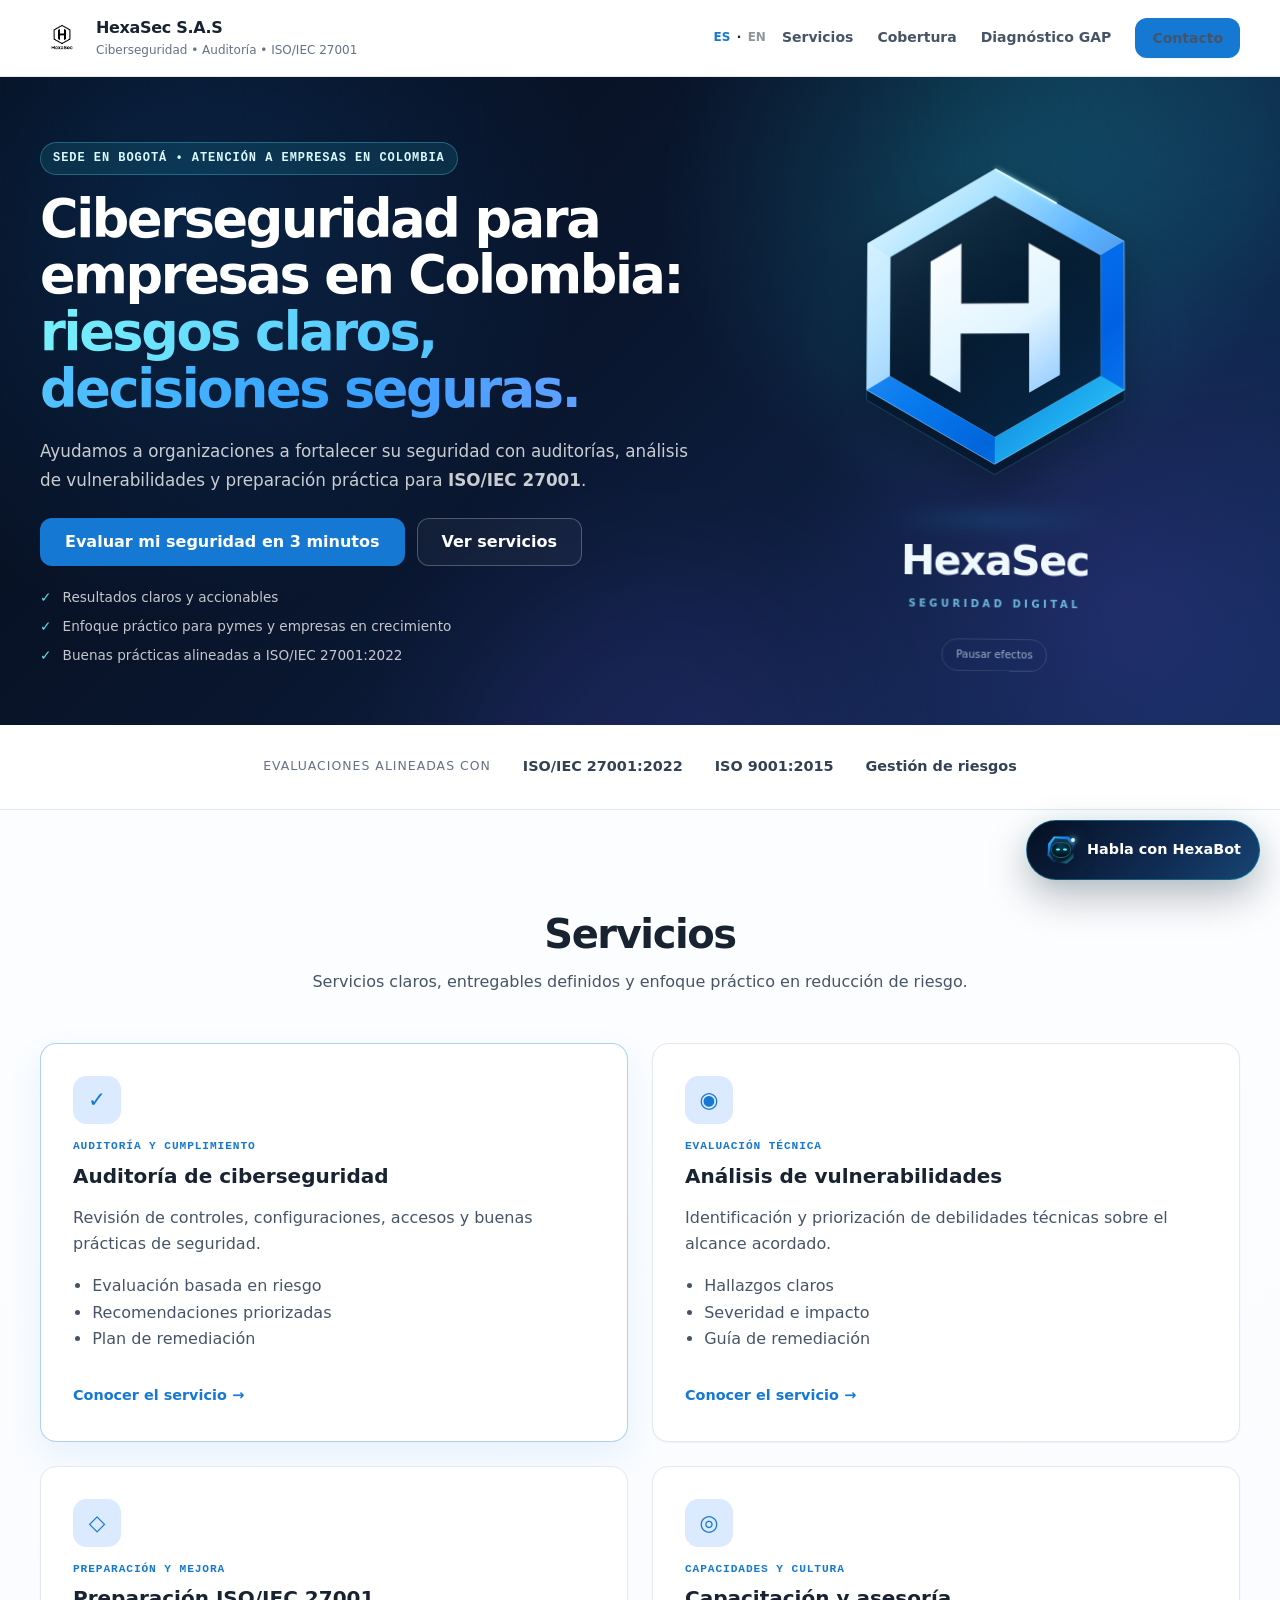
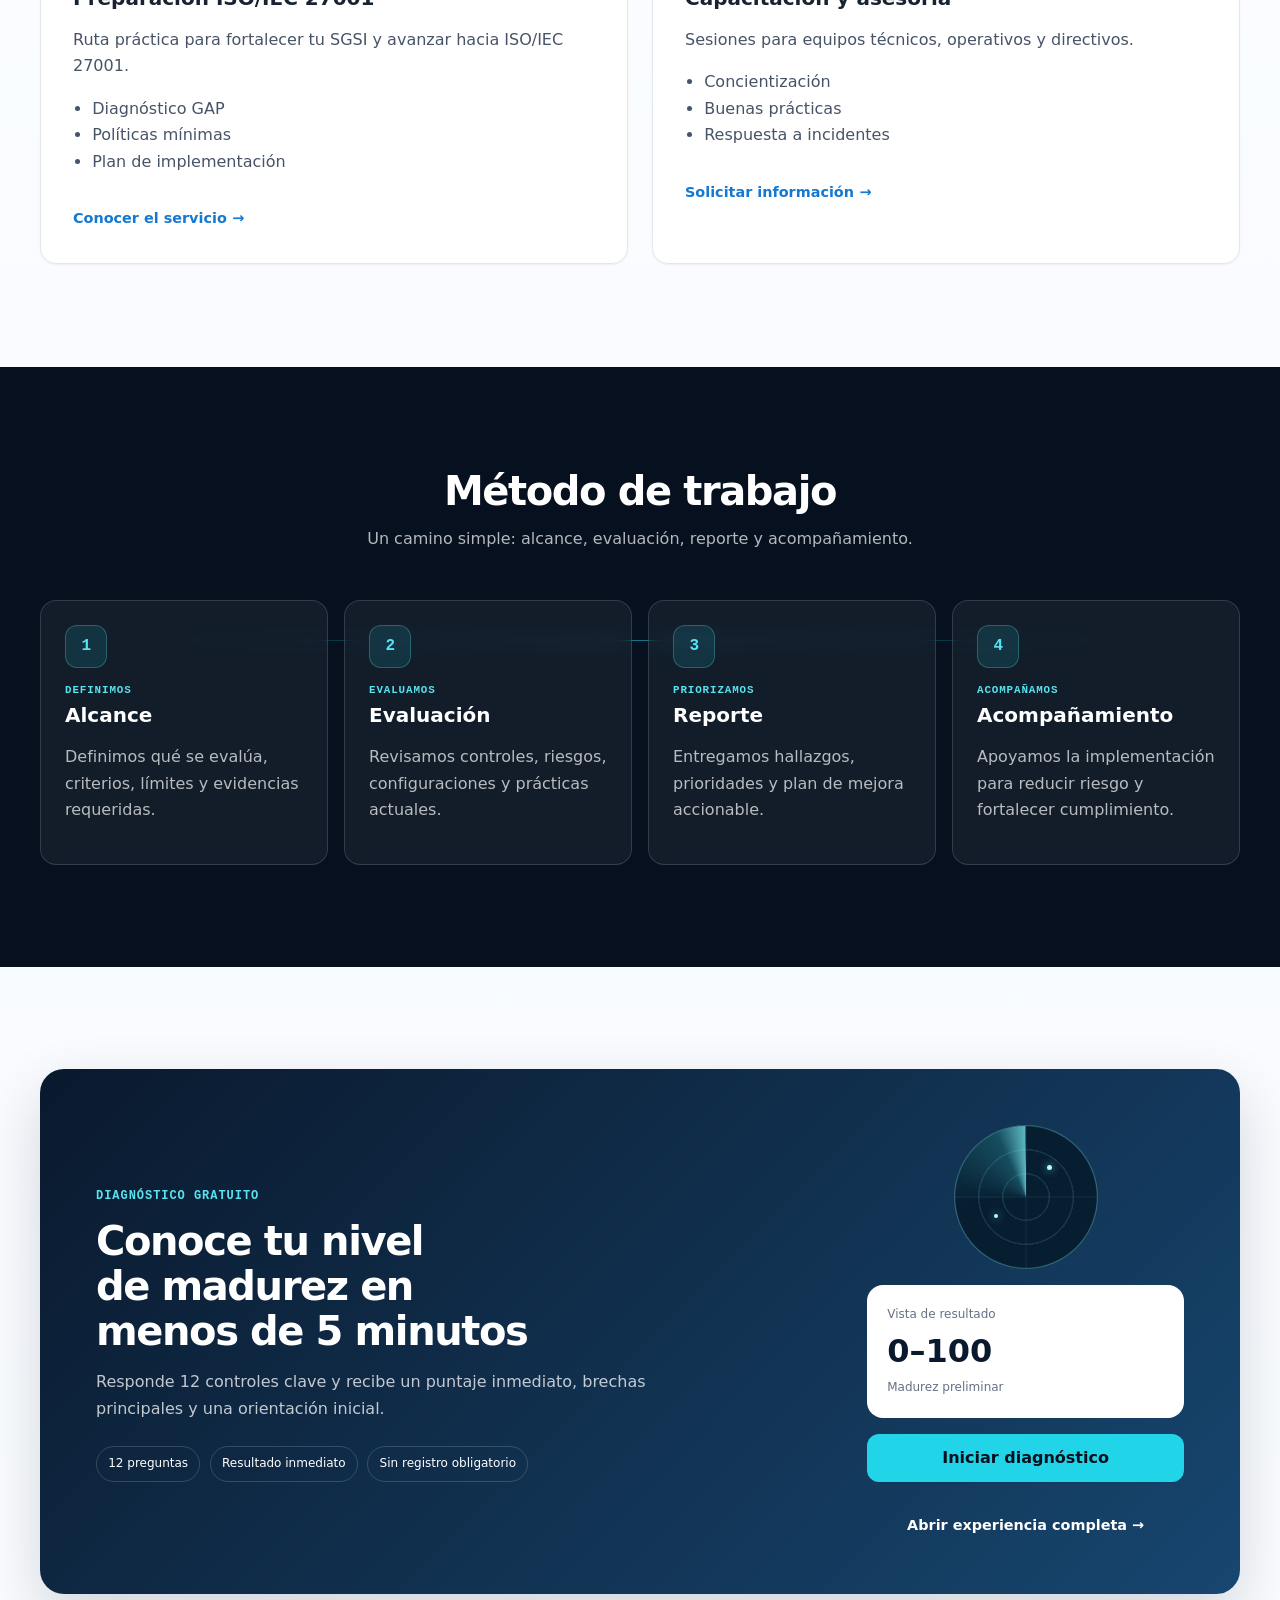
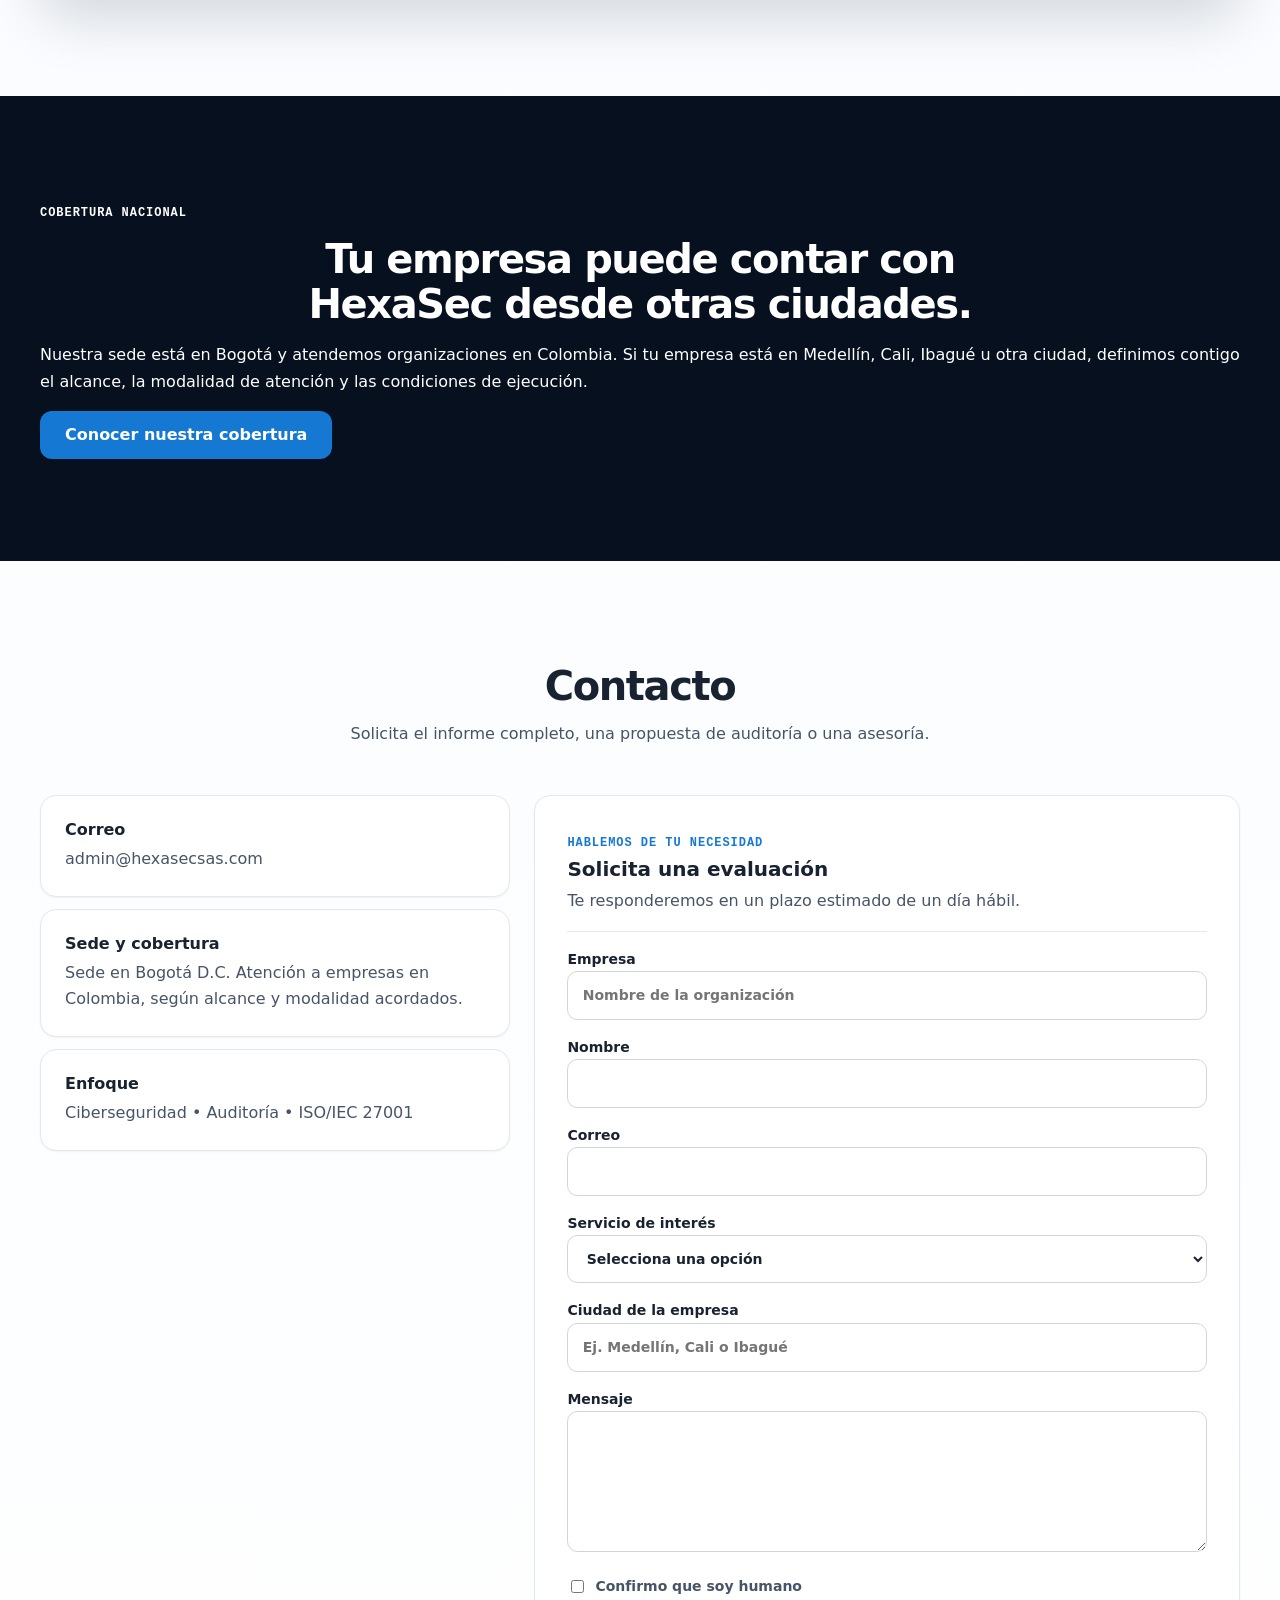
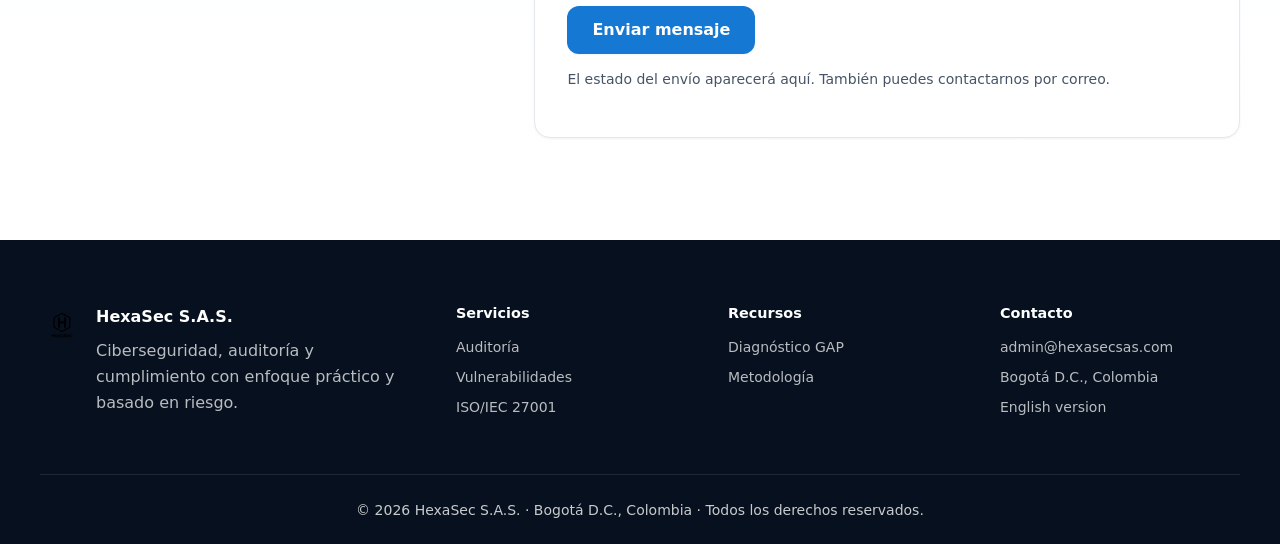
<file: index.html>
<!DOCTYPE html>

<html lang="es">
<head>
<meta charset="utf-8"/>
<meta content="width=device-width, initial-scale=1" name="viewport"/>
<meta content="HexaSec S.A.S. - Ciberseguridad, auditoría, análisis de vulnerabilidades e ISO/IEC 27001 en Colombia." name="description"/>
<meta content="#050b18" name="theme-color"/>
<title>Ciberseguridad e ISO 27001 en Colombia | HexaSec</title>
<link href="./css/styles.css?v=gap-results1" rel="stylesheet"/>
<link href="./img/favicon.png" rel="icon" type="image/png"/>
<meta content="strict-origin-when-cross-origin" name="referrer"/><link rel="canonical" href="https://hexasecsas.com/"/>
<link rel="alternate" hreflang="es" href="https://hexasecsas.com/"/>
<link rel="alternate" hreflang="en" href="https://hexasecsas.com/en/index.html"/>
<link rel="alternate" hreflang="x-default" href="https://hexasecsas.com/"/>
<script type="application/ld+json">{"@context": "https://schema.org", "@type": "Organization", "@id": "https://hexasecsas.com/#organization", "name": "HexaSec S.A.S.", "url": "https://hexasecsas.com/", "email": "admin@hexasecsas.com", "address": {"@type": "PostalAddress", "addressLocality": "Bogotá", "addressCountry": "CO"}}</script>
<link rel="stylesheet" href="/css/holographic.css?v=2"/></head>
<body>
<a class="skip-link" href="#contenido">Saltar al contenido</a>
<header class="header">
<div class="container header__inner">
<a aria-label="HexaSec S.A.S inicio" class="brand" href="./index.html">
<img alt="Logo HexaSec S.A.S" class="brand__logo" loading="eager" src="./img/H.png"/>
<div class="brand__text">
<div class="brand__name">HexaSec S.A.S</div>
<div class="brand__tag">Ciberseguridad • Auditoría • ISO/IEC 27001</div>
</div>
</a>
<div class="header__right">
<div aria-label="Selector de idioma" class="lang-switch">
<a aria-current="page" class="active" href="./index.html">ES</a>
<span>·</span>
<a href="./en/index.html">EN</a>
</div>
<button aria-controls="mobileNav" aria-expanded="false" aria-label="Abrir menú" class="menu-btn" id="menuBtn" type="button">
<span></span>
</button>
<nav aria-label="Navegación principal" class="nav">
<a href="#servicios">Servicios</a>
<a href="/cobertura/">Cobertura</a>
<a href="#diagnostico" id="openGapFromNav">Diagnóstico GAP</a>
<a class="btn btn--small nav__contacto btn--motion" href="#contacto">Contacto</a>
</nav>
</div>
</div>
<nav aria-label="Menú móvil" class="nav--mobile" hidden="" id="mobileNav">
<a href="#servicios">Servicios</a>
<a href="/cobertura/">Cobertura</a>
<a href="#diagnostico" id="openGapFromNavMobile">Diagnóstico GAP</a>
<a class="btn nav__contacto btn--motion" href="#contacto">Contacto</a>
</nav>
</header>
<main id="contenido">
<section class="hero hero--premium hero--motion"><span aria-hidden="true" class="hero__orb hero__orb--cyan"></span><span aria-hidden="true" class="hero__orb hero__orb--violet"></span>
<div class="container hero__grid">
<div class="hero__content">
<p class="pill" data-hero-item="1">Sede en Bogotá • Atención a empresas en Colombia</p>
<h1 data-hero-item="2">Ciberseguridad para empresas en Colombia: <span class="text-gradient">riesgos claros, decisiones seguras.</span></h1>
<p class="lead" data-hero-item="3">
          Ayudamos a organizaciones a fortalecer su seguridad con auditorías, análisis de vulnerabilidades
          y preparación práctica para <strong>ISO/IEC 27001</strong>.
        </p>
<div class="hero__actions" data-hero-item="4">
<button class="btn btn--motion" id="openGapModalBtn" type="button">Evaluar mi seguridad en 3 minutos</button>
<a class="btn btn--ghost btn--motion" href="#servicios">Ver servicios</a>
</div>
<ul class="checks" data-hero-item="5">
<li>Resultados claros y accionables</li>
<li>Enfoque práctico para pymes y empresas en crecimiento</li>
<li>Buenas prácticas alineadas a ISO/IEC 27001:2022</li>
</ul>
</div>
<div class="hero__card" data-hero-visual=""><div class="holo-scene" data-motion-scene>
<div class="holo-art" aria-hidden="true"><div class="holo-halo"></div>
<svg class="holo-emblem" viewBox="0 0 400 420" fill="none" xmlns="http://www.w3.org/2000/svg"><defs>
<linearGradient id="emblem-metal" x1="70" y1="65" x2="335" y2="340" gradientUnits="userSpaceOnUse"><stop stop-color="#effbff"/><stop offset=".23" stop-color="#92d8ff"/><stop offset=".48" stop-color="#178dff"/><stop offset=".72" stop-color="#0045bb"/><stop offset="1" stop-color="#42e2ff"/></linearGradient>
<linearGradient id="emblem-light" x1="125" y1="100" x2="270" y2="305" gradientUnits="userSpaceOnUse"><stop stop-color="white"/><stop offset=".55" stop-color="#e1f4ff"/><stop offset="1" stop-color="#76bcff"/></linearGradient>
<linearGradient id="emblem-glass" x1="100" y1="85" x2="290" y2="310" gradientUnits="userSpaceOnUse"><stop stop-color="#a7e4ff" stop-opacity=".12"/><stop offset=".48" stop-color="#042441" stop-opacity=".05"/><stop offset="1" stop-color="#0a3f72" stop-opacity=".4"/></linearGradient></defs>
<path d="m200 39 139 80v160l-139 80-139-80V119Z" fill="#03162a" fill-opacity=".7" stroke="#4bbaff" stroke-opacity=".25"/>
<path d="m200 28 139 80v160l-139 80-139-80V108Zm0 29L86 123v130l114 66 114-66V123Z" fill="url(#emblem-metal)" fill-rule="evenodd"/>
<path d="m200 28 139 80-25 15-114-66-114 66-25-15Z" fill="#c4edff" fill-opacity=".38"/>
<path d="m61 108 25 15v130l-25 15Z" fill="#d9f2ff" fill-opacity=".65"/>
<path d="m339 108-25 15v130l25 15Z" fill="#0069ed" fill-opacity=".8"/>
<path d="m61 268 25-15 114 66v29Z" fill="#0273e9" fill-opacity=".7"/>
<path d="m339 268-25-15-114 66v29Z" fill="#24c8ff" fill-opacity=".65"/>
<path d="m200 57 114 66v130l-114 66-114-66V123Z" fill="url(#emblem-glass)" stroke="#8ce2ff" stroke-opacity=".3"/>
<path d="m130 129 33-19v65h74v-65l33 19v123l-33 19v-64h-74v64l-33-19Z" fill="url(#emblem-light)"/>
<path d="m130 129 33-19v65h74v-65l33 19" stroke="#fff" stroke-opacity=".65" stroke-width="1.5"/>
<path class="holo-trace" d="m200 28 139 80v160l-139 80-139-80V108Z" stroke="#e9fcff" stroke-width="2" pathLength="100" stroke-dasharray="8 92"/>
<path d="m200 28 139 80v160l-139 80-139-80V108Z" stroke="#c7eeff" stroke-opacity=".5"/>
</svg><div class="holo-floor"></div></div>
<div class="holo-wordmark"><strong>HexaSec</strong><span>SEGURIDAD DIGITAL</span></div>
<button type="button" class="holo-pause" aria-pressed="false" data-motion-toggle>Pausar efectos</button></div></div>
</div>
</section><section aria-label="Marcos y capacidades" class="trust-bar" data-reveal="">
<div class="container trust-bar__inner"><span>Evaluaciones alineadas con</span><strong>ISO/IEC 27001:2022</strong><strong>ISO 9001:2015</strong><strong>Gestión de riesgos</strong></div>
</section>
<section class="section" id="servicios">
<div class="container">
<h2 data-reveal="">Servicios</h2>
<p class="muted" data-reveal="">Servicios claros, entregables definidos y enfoque práctico en reducción de riesgo.</p>
<div class="grid">
<article class="service service--featured" data-reveal="" style="--reveal-delay:0ms"><div aria-hidden="true" class="service__icon service__icon--shield-check"></div><div class="service__category">AUDITORÍA Y CUMPLIMIENTO</div>
<h3>Auditoría de ciberseguridad</h3>
<p>Revisión de controles, configuraciones, accesos y buenas prácticas de seguridad.</p>
<ul>
<li>Evaluación basada en riesgo</li>
<li>Recomendaciones priorizadas</li>
<li>Plan de remediación</li>
</ul>
<a class="service__link" href="/auditoria-ciberseguridad/">Conocer el servicio <span aria-hidden="true">→</span></a></article>
<article class="service" data-reveal="" style="--reveal-delay:80ms"><div aria-hidden="true" class="service__icon service__icon--radar"></div><div class="service__category">EVALUACIÓN TÉCNICA</div>
<h3>Análisis de vulnerabilidades</h3>
<p>Identificación y priorización de debilidades técnicas sobre el alcance acordado.</p>
<ul>
<li>Hallazgos claros</li>
<li>Severidad e impacto</li>
<li>Guía de remediación</li>
</ul>
<a class="service__link" href="/analisis-vulnerabilidades/">Conocer el servicio <span aria-hidden="true">→</span></a></article>
<article class="service" data-reveal="" style="--reveal-delay:160ms"><div aria-hidden="true" class="service__icon service__icon--certificate"></div><div class="service__category">PREPARACIÓN Y MEJORA</div>
<h3>Preparación ISO/IEC 27001</h3>
<p>Ruta práctica para fortalecer tu SGSI y avanzar hacia ISO/IEC 27001.</p>
<ul>
<li>Diagnóstico GAP</li>
<li>Políticas mínimas</li>
<li>Plan de implementación</li>
</ul>
<a class="service__link" href="/consultoria-iso-27001/">Conocer el servicio <span aria-hidden="true">→</span></a></article>
<article class="service" data-reveal="" style="--reveal-delay:240ms"><div aria-hidden="true" class="service__icon service__icon--users"></div><div class="service__category">CAPACIDADES Y CULTURA</div>
<h3>Capacitación y asesoría</h3>
<p>Sesiones para equipos técnicos, operativos y directivos.</p>
<ul>
<li>Concientización</li>
<li>Buenas prácticas</li>
<li>Respuesta a incidentes</li>
</ul>
<a class="service__link" href="#contacto">Solicitar información <span aria-hidden="true">→</span></a></article>
</div>
</div>
</section>
<section class="section section--dark" id="metodo">
<div class="container">
<h2 data-reveal="">Método de trabajo</h2>
<p class="muted" data-reveal="">Un camino simple: alcance, evaluación, reporte y acompañamiento.</p>
<div class="steps" data-reveal="">
<div class="step" data-reveal="">
<div class="step__num">1</div>
<div>
<div class="step__verb">DEFINIMOS</div><h3>Alcance</h3>
<p>Definimos qué se evalúa, criterios, límites y evidencias requeridas.</p>
</div>
</div>
<div class="step" data-reveal="">
<div class="step__num">2</div>
<div>
<div class="step__verb">EVALUAMOS</div><h3>Evaluación</h3>
<p>Revisamos controles, riesgos, configuraciones y prácticas actuales.</p>
</div>
</div>
<div class="step" data-reveal="">
<div class="step__num">3</div>
<div>
<div class="step__verb">PRIORIZAMOS</div><h3>Reporte</h3>
<p>Entregamos hallazgos, prioridades y plan de mejora accionable.</p>
</div>
</div>
<div class="step" data-reveal="">
<div class="step__num">4</div>
<div>
<div class="step__verb">ACOMPAÑAMOS</div><h3>Acompañamiento</h3>
<p>Apoyamos la implementación para reducir riesgo y fortalecer cumplimiento.</p>
</div>
</div>
</div>
</div>
</section>
<section class="section" id="diagnostico"><div class="container"><div class="gap-banner" data-reveal=""><div><span class="eyebrow">DIAGNÓSTICO GRATUITO</span><h2>Conoce tu nivel de madurez en menos de 5 minutos</h2><p>Responde 12 controles clave y recibe un puntaje inmediato, brechas principales y una orientación inicial.</p><div class="gap-banner__meta"><span>12 preguntas</span><span>Resultado inmediato</span><span>Sin registro obligatorio</span></div></div><div class="gap-banner__action"><div class="holo-radar" aria-hidden="true"><i></i><b></b><span></span></div><div class="mini-score"><span>Vista de resultado</span><strong>0–100</strong><small>Madurez preliminar</small></div><button class="btn btn--accent btn--motion" id="openGapModalBtn2" type="button">Iniciar diagnóstico</button><a class="text-link" href="./gap/index.html">Abrir experiencia completa →</a></div></div></div></section>
<section class="section section--dark" id="cobertura"><div class="container"><span class="eyebrow">COBERTURA NACIONAL</span><h2>Tu empresa puede contar con HexaSec desde otras ciudades.</h2><p>Nuestra sede está en Bogotá y atendemos organizaciones en Colombia. Si tu empresa está en Medellín, Cali, Ibagué u otra ciudad, definimos contigo el alcance, la modalidad de atención y las condiciones de ejecución.</p><a class="btn" href="/cobertura/">Conocer nuestra cobertura</a></div></section>
<section class="section" id="contacto">
<div class="container">
<h2 data-reveal="">Contacto</h2>
<p class="muted" data-reveal="">Solicita el informe completo, una propuesta de auditoría o una asesoría.</p>
<div class="contact">
<div class="contact__info" data-reveal="">
<div class="info-box" data-reveal="">
<h3>Correo</h3>
<p><a href="mailto:admin@hexasecsas.com">admin@hexasecsas.com</a></p>
</div>
<div class="info-box" data-reveal="">
<h3>Sede y cobertura</h3>
<p>Sede en Bogotá D.C. Atención a empresas en Colombia, según alcance y modalidad acordados.</p>
</div>
<div class="info-box" data-reveal="">
<h3>Enfoque</h3>
<p>Ciberseguridad • Auditoría • ISO/IEC 27001</p>
</div>
</div>
<form action="https://formspree.io/f/xyezodoz" accept-charset="UTF-8" autocomplete="on" class="form" data-reveal="" id="contactForm" method="POST">
<div class="form__intro"><span class="eyebrow">HABLEMOS DE TU NECESIDAD</span><h3>Solicita una evaluación</h3><p>Te responderemos en un plazo estimado de un día hábil.</p></div><label>Empresa<input maxlength="120" name="company_name" placeholder="Nombre de la organización" type="text"/></label><label>Nombre
            <input maxlength="80" name="name" required="" type="text"/>
</label>
<label>Correo
            <input maxlength="120" name="email" required="" type="email"/>
</label><label>Servicio de interés<select name="service"><option value="">Selecciona una opción</option><option>Auditoría de ciberseguridad</option><option>Análisis de vulnerabilidades</option><option>Preparación ISO/IEC 27001</option><option>Capacitación y asesoría</option></select></label>
<label>Ciudad de la empresa<input autocomplete="address-level2" maxlength="100" name="city" placeholder="Ej. Medellín, Cali o Ibagué" type="text"/></label>
<input name="landing_page" type="hidden" value="/"/>
<label>Mensaje
            <textarea maxlength="1000" name="message" required="" rows="5"></textarea>
</label>
<input name="request_id" type="hidden" value=""/><input name="form_language" type="hidden" value="es"/><input name="_subject" type="hidden" value="Nueva solicitud desde el sitio web | HexaSec S.A.S."/><input name="source" type="hidden" value="https://hexasecsas.com/"/><input autocomplete="off" class="hp-field" name="_gotcha" tabindex="-1" type="text"/>
<input id="gap_score" name="gap_score" type="hidden"/>
<input id="gap_top_gaps" name="gap_top_gaps" type="hidden"/>
<input id="gap_answers" name="gap_answers" type="hidden"/>
<label class="humanRow">
<input id="humanCheck" required="" type="checkbox"/>
            Confirmo que soy humano
          </label>
<button class="btn btn--motion" type="submit">Enviar mensaje</button>
<p aria-live="polite" class="small muted" id="formStatus">El estado del envío aparecerá aquí. También puedes contactarnos por correo.</p>
</form>
</div>
</div>
</section>
</main>
<footer class="footer"><div class="container footer__grid"><div class="footer__brand"><div class="brand brand--footer"><img alt="" class="brand__logo" src="./img/H.png"/><div><strong>HexaSec S.A.S.</strong><p>Ciberseguridad, auditoría y cumplimiento con enfoque práctico y basado en riesgo.</p></div></div></div><div><h3>Servicios</h3><a href="/auditoria-ciberseguridad/">Auditoría</a><a href="/analisis-vulnerabilidades/">Vulnerabilidades</a><a href="/consultoria-iso-27001/">ISO/IEC 27001</a></div><div><h3>Recursos</h3><a href="./gap/index.html">Diagnóstico GAP</a><a href="#metodo">Metodología</a></div><div><h3>Contacto</h3><a href="mailto:admin@hexasecsas.com">admin@hexasecsas.com</a><span>Bogotá D.C., Colombia</span><a href="./en/index.html">English version</a></div></div><div class="container footer__bottom"><span class="footer__legal">© <span id="year"></span> HexaSec S.A.S. · Bogotá D.C., Colombia · Todos los derechos reservados.</span></div></footer>
<div aria-hidden="true" aria-modal="true" class="modal" id="gapModal" role="dialog">
<div class="modal__overlay" data-close="true"></div>
<div aria-label="Diagnóstico GAP" class="modal__panel" role="document">
<div class="modal__head">
<div>
<div class="modal__identity"><span aria-hidden="true" class="modal__icon">⌁</span><div><span class="modal__kicker">EVALUACIÓN INTERACTIVA</span><strong>Diagnóstico GAP de ciberseguridad</strong>
<p class="modal__sub">12 controles clave • resultado inmediato • prioridades de mejora</p></div></div>
</div>
<button aria-label="Cerrar" class="modal__close" data-close="true" type="button">✕</button>
</div>
<div class="modal__body">
<form class="gapForm" id="gapFormModal">
<div class="gapGrid" id="gapGridModal"></div>
<div class="gapActions">
<button class="btn btn--motion" type="submit">Ver resultado</button>
<button class="btn btn--ghost btn--motion" id="gapResetBtn" type="button">Reiniciar</button>
</div>
<p aria-live="polite" class="small muted" id="gapHintModal"></p>
</form>
<div aria-live="polite" class="gapPreview" hidden="" id="gapPreviewModal">
<div class="gapCard">
<div class="gapTop">
<div>
<div class="gapLabel">Resultado preliminar</div>
<div class="gapScore"><span id="gapScoreModal">0</span>/100</div>
</div>
<div class="gapBadge" id="gapBadgeModal">Riesgo</div>
</div>
<p class="gap-summary" id="gapSummaryModal"></p>
<div aria-label="Gráfico de araña" class="radarWrap">
<canvas height="420" id="gapRadarModal" width="520"></canvas>
<div class="gap-note">
              Ejes: controles (ID) • Escala 0–100 • N/A se excluye del promedio.
            </div>
</div>
<div class="gapTeaser">
<h3 class="gap-findings-title">Brechas principales</h3>
<ul id="gapFindingsModal"></ul>
</div>
<div class="gapLock">
<div class="notice" role="note">
<strong>Informe completo PDF:</strong> GAP detallado + priorización + plan de acción 30/60/90 días.
            </div>
<a class="btn btn--motion" href="#contacto" id="gapCTAModal">Solicitar informe completo</a>
<p class="gap-summary">
              *La muestra no incluye revisión de evidencias ni recomendaciones detalladas por control.
            </p>
</div>
</div>
</div>
</div>
</div>
</div>
<script defer="" src="./js/script.js?v=gap-results1"></script>

<!-- HexaBot Widget v24 · animated avatar -->
<div id="hexabot-widget" data-lang="es">
  <button id="hexabot-toggle" type="button" aria-label="Abrir chat de HexaBot" aria-controls="hexabot-panel" aria-expanded="false">
    <span class="hexabot-toggle__avatar" aria-hidden="true"><span class="hexabot-core hexabot-core--toggle"><span class="hexabot-face"><span class="hexabot-eye"></span><span class="hexabot-eye"></span></span><span class="hexabot-core__spark"></span></span></span>
    <span>Habla con HexaBot</span>
  </button>
  <section id="hexabot-panel" aria-hidden="true" aria-label="Chat con HexaBot">
    <header id="hexabot-header">
      <div class="hexabot-header__identity">
        <span class="hexabot-header__mark" aria-hidden="true"><span class="hexabot-core hexabot-core--header"><span class="hexabot-face"><span class="hexabot-eye"></span><span class="hexabot-eye"></span></span><span class="hexabot-core__spark"></span></span></span>
        <div><strong>HexaBot</strong><p>HexaSec S.A.S. · Asistente técnico y comercial</p></div>
      </div>
      <div class="hexabot-header__actions">
        <button id="hexabot-clear" type="button" aria-label="Nueva conversación" title="Nueva conversación">↻</button>
        <button id="hexabot-close" type="button" aria-label="Cerrar chat">×</button>
      </div>
    </header>
    <div class="hexabot-presence"><span class="hexabot-presence__dot" aria-hidden="true"></span><span id="hexabot-status" aria-live="polite">Listo para ayudarte</span></div>
    <div id="hexabot-messages" class="hexabot-messages" role="log" aria-live="polite" aria-relevant="additions"></div>
    <form id="hexabot-form" class="hexabot-form" autocomplete="off">
      <label class="sr-only" for="hexabot-input">Mensaje para HexaBot</label>
      <textarea id="hexabot-input" rows="1" maxlength="2000" placeholder="Escribe tu mensaje…" aria-label="Mensaje para HexaBot"></textarea>
      <button id="hexabot-send" type="submit" aria-label="Enviar mensaje"><span aria-hidden="true">➤</span></button>
    </form>
    <p class="hexabot-disclaimer">HexaBot puede cometer errores. No sustituye una auditoría o evaluación profesional.</p>
  </section>
</div>
<script defer src="./js/hexabot.js?v=24"></script>
<script defer src="/js/contact-form.js?v=3"></script>
<script defer src="/js/holographic.js?v=1"></script></body>
</html>
</file>
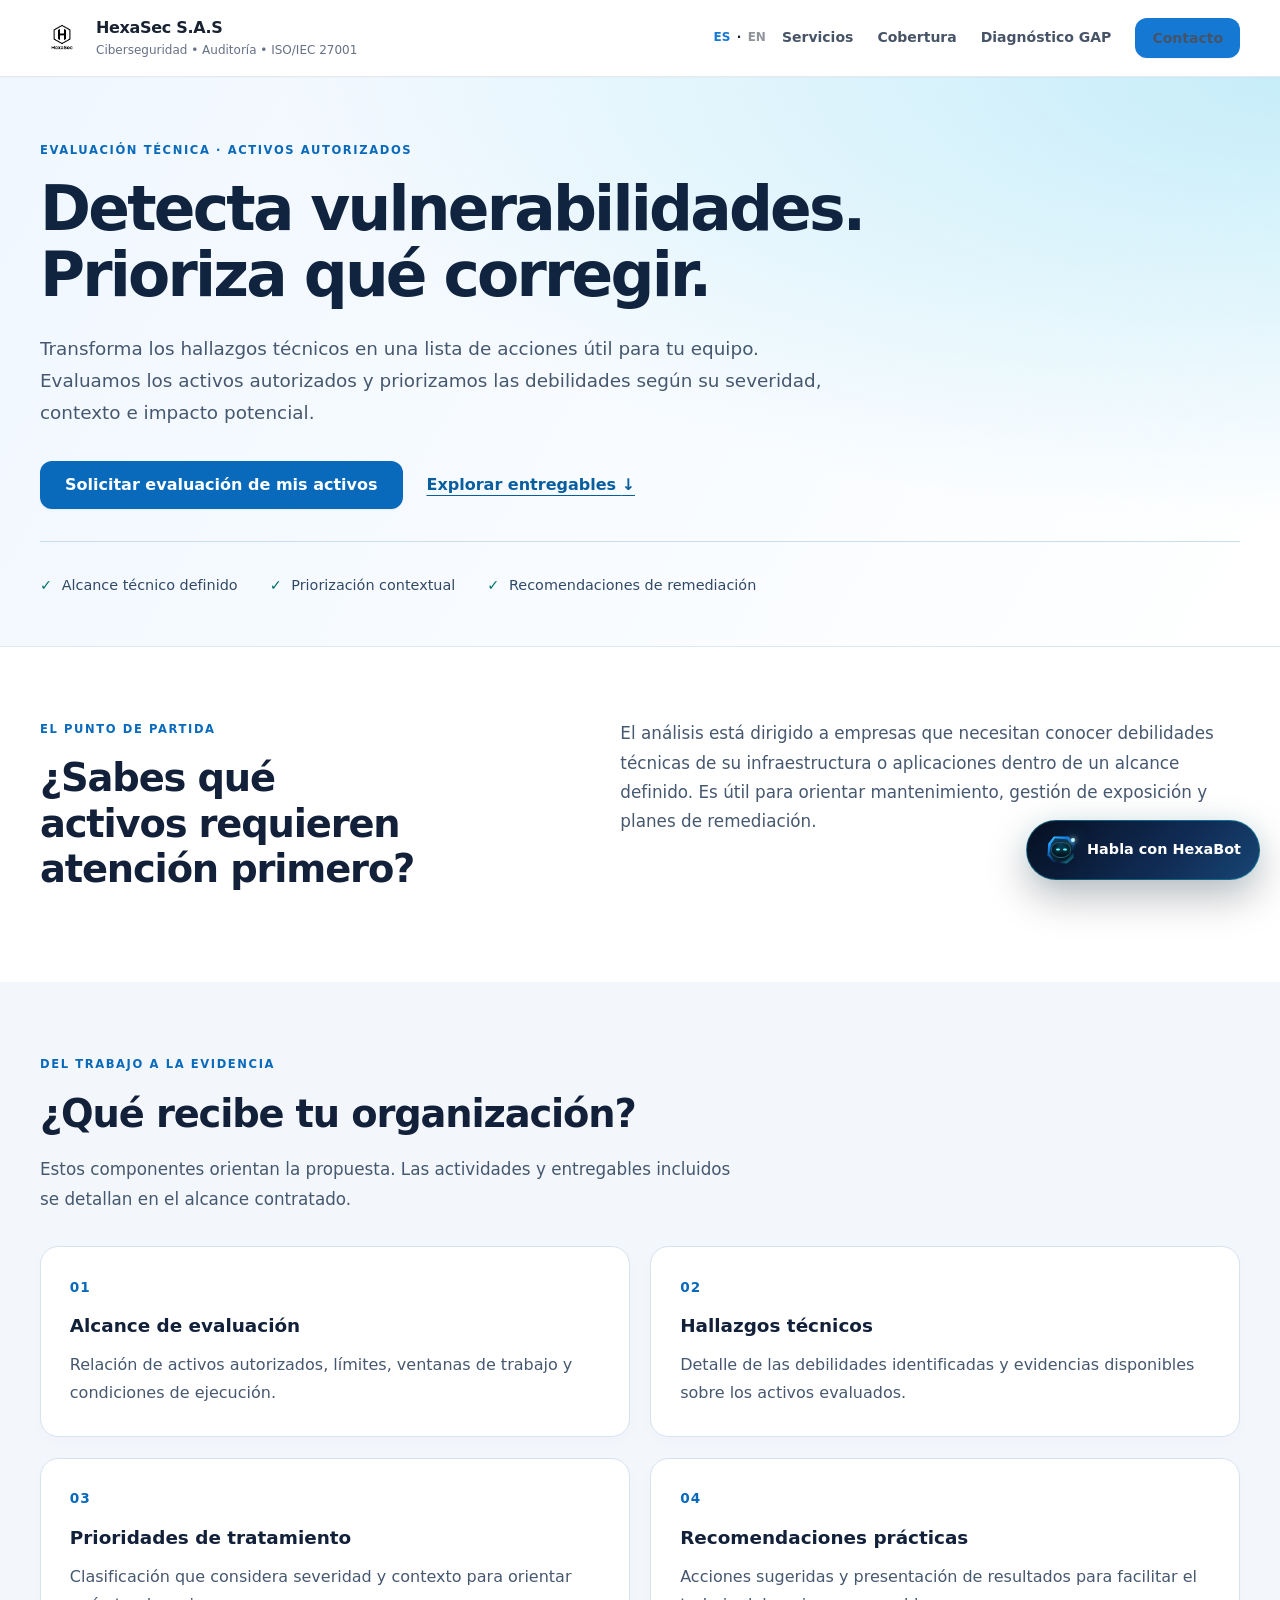
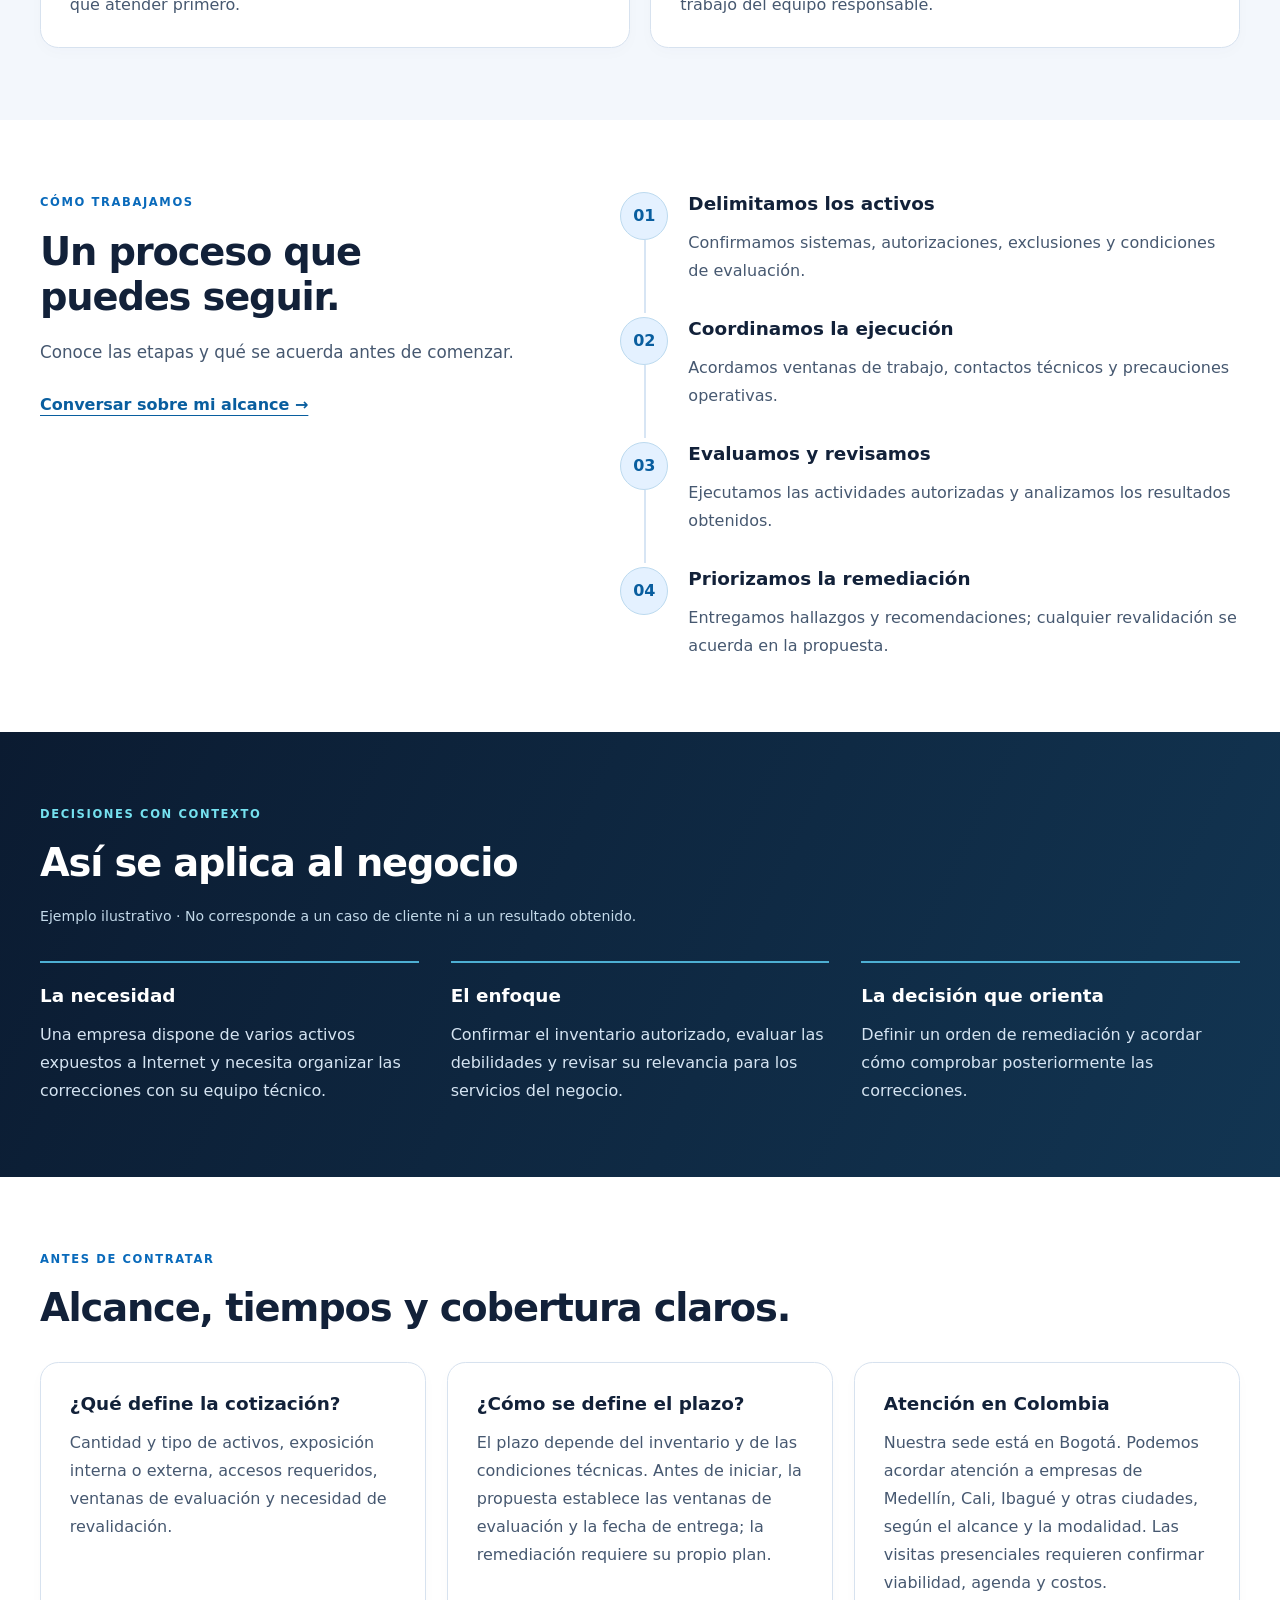
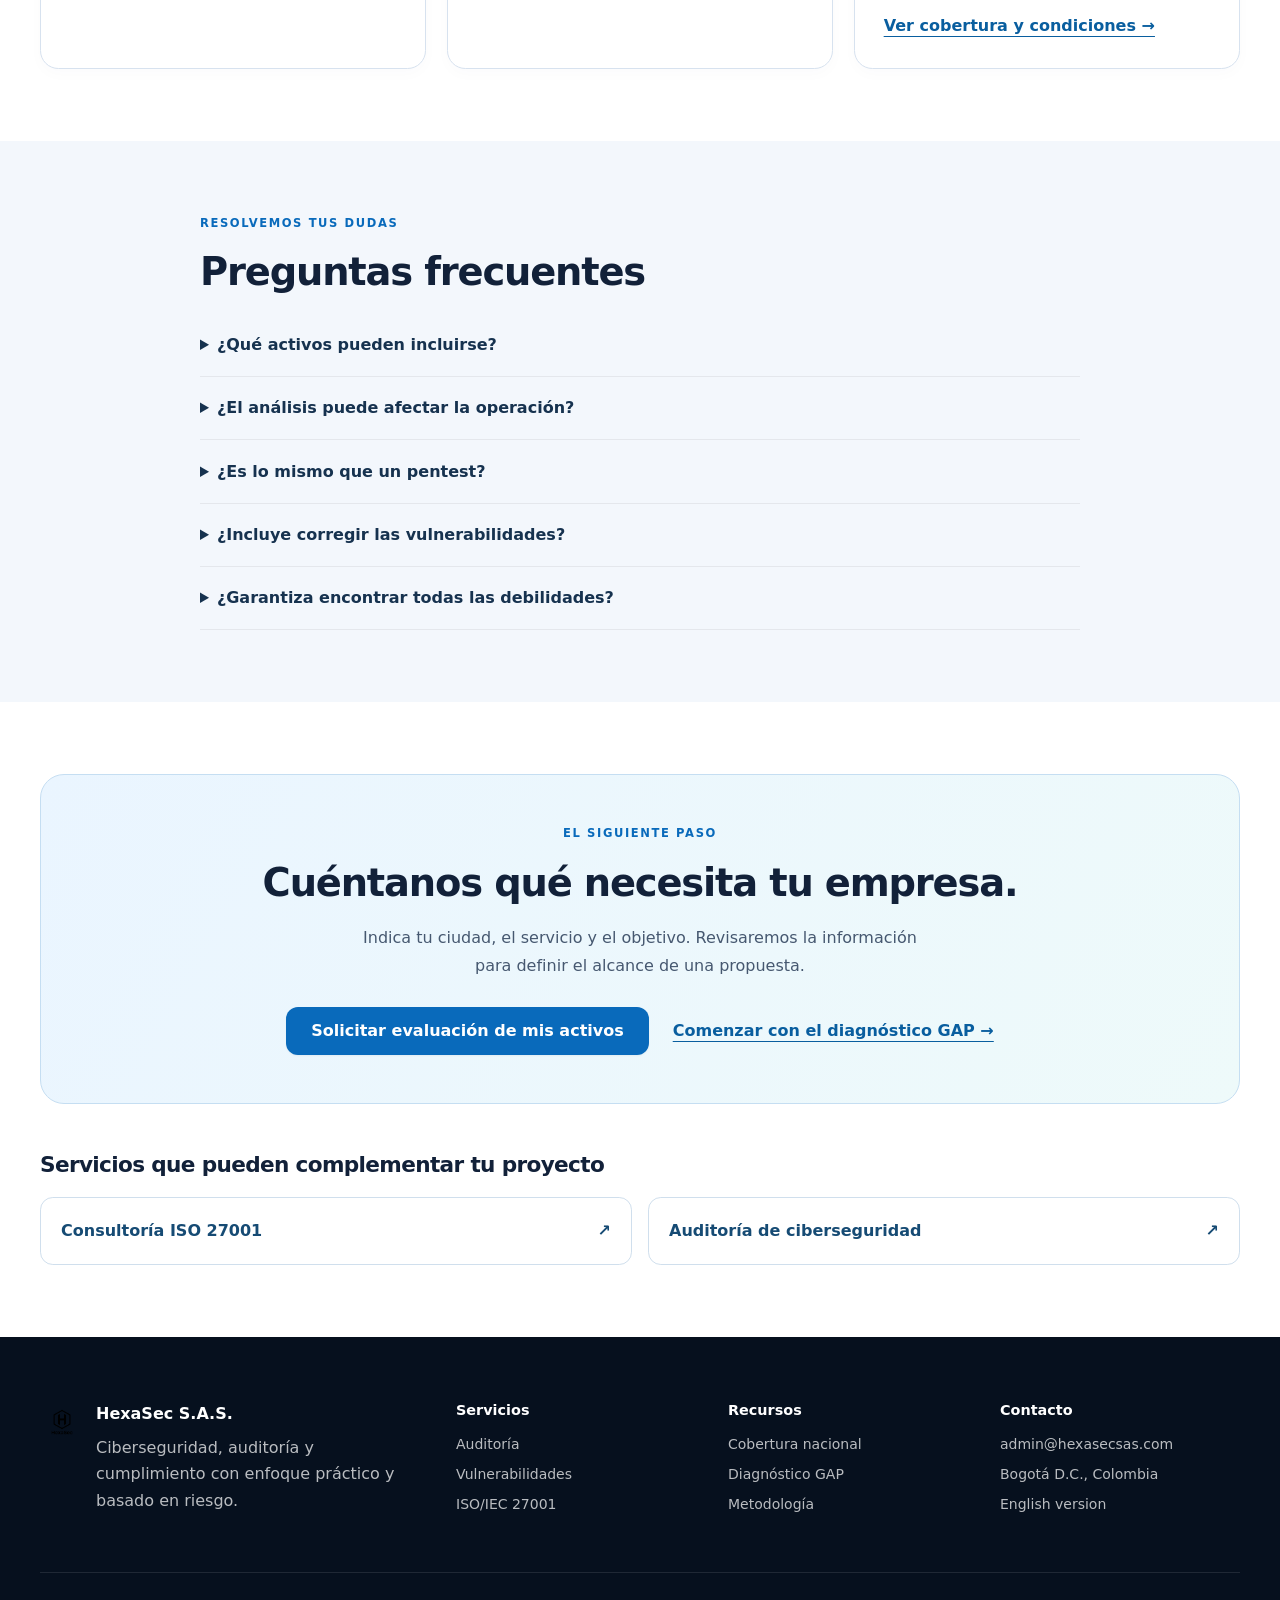
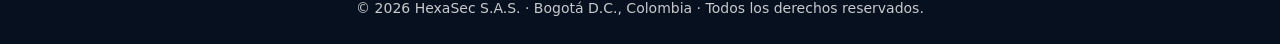
<file: analisis-vulnerabilidades/index.html>
<!DOCTYPE html><html lang="es"><head><meta charset="utf-8"/><meta name="viewport" content="width=device-width, initial-scale=1"/><title>Análisis de vulnerabilidades en Colombia | HexaSec</title><meta name="description" content="Análisis de vulnerabilidades para empresas en Colombia. Evalúa activos autorizados y recibe hallazgos técnicos, prioridades y recomendaciones de remediación."/><link rel="canonical" href="https://hexasecsas.com/analisis-vulnerabilidades/"/><link rel="stylesheet" href="/css/styles.css?v=24"/><link rel="stylesheet" href="/css/seo-pages.css?v=1"/><link rel="icon" href="/img/favicon.png"/><script type="application/ld+json">{"@context": "https://schema.org", "@type": "Service", "name": "Análisis de vulnerabilidades en Colombia", "url": "https://hexasecsas.com/analisis-vulnerabilidades/", "provider": {"@type": "Organization", "name": "HexaSec S.A.S.", "@id": "https://hexasecsas.com/#organization"}, "areaServed": {"@type": "Country", "name": "Colombia"}, "description": "Evaluamos los activos autorizados para detectar debilidades técnicas y orientar su tratamiento con base en severidad, contexto e impacto potencial."}</script><link rel="stylesheet" href="/css/service-detail.css?v=1"/><link rel="stylesheet" href="/css/holographic.css?v=1"/></head><body><a class="skip-link" href="#contenido">Saltar al contenido</a><header class="header">
<div class="container header__inner">
<a aria-label="HexaSec S.A.S inicio" class="brand" href="/">
<img alt="Logo HexaSec S.A.S" class="brand__logo" loading="eager" src="/img/H.png"/>
<div class="brand__text">
<div class="brand__name">HexaSec S.A.S</div>
<div class="brand__tag">Ciberseguridad • Auditoría • ISO/IEC 27001</div>
</div>
</a>
<div class="header__right">
<div aria-label="Selector de idioma" class="lang-switch">
<a class="active" href="/">ES</a>
<span>·</span>
<a href="/en/index.html">EN</a>
</div>
<button aria-controls="mobileNav" aria-expanded="false" aria-label="Abrir menú" class="menu-btn" id="menuBtn" type="button">
<span></span>
</button>
<nav aria-label="Navegación principal" class="nav">
<a href="/#servicios">Servicios</a>
<a href="/cobertura/">Cobertura</a>
<a href="/gap/index.html">Diagnóstico GAP</a>
<a class="btn btn--small nav__contacto btn--motion" href="/#contacto">Contacto</a>
</nav>
</div>
</div>
<nav aria-label="Menú móvil" class="nav--mobile" hidden="" id="mobileNav">
<a href="/#servicios">Servicios</a>
<a href="/cobertura/">Cobertura</a>
<a href="/gap/index.html">Diagnóstico GAP</a>
<a class="btn nav__contacto btn--motion" href="/#contacto">Contacto</a>
</nav>
</header><main id="contenido" class="service-detail">

<section class="sd-hero"><div class="container"><p class="sd-eyebrow">EVALUACIÓN TÉCNICA · ACTIVOS AUTORIZADOS</p><h1>Detecta vulnerabilidades. Prioriza qué corregir.</h1><p class="sd-intro">Transforma los hallazgos técnicos en una lista de acciones útil para tu equipo. Evaluamos los activos autorizados y priorizamos las debilidades según su severidad, contexto e impacto potencial.</p><div class="sd-actions"><a class="btn" href="/?servicio=vulnerabilidades&amp;origen=analisis-vulnerabilidades#contacto">Solicitar evaluación de mis activos</a><a class="sd-secondary" href="#entregables">Explorar entregables <span aria-hidden="true">↓</span></a></div><ul class="sd-benefits"><li>Alcance técnico definido</li><li>Priorización contextual</li><li>Recomendaciones de remediación</li></ul></div></section>
<section class="sd-section"><div class="container sd-split"><div><p class="sd-eyebrow">EL PUNTO DE PARTIDA</p><h2>¿Sabes qué activos requieren atención primero?</h2></div><p class="sd-body">El análisis está dirigido a empresas que necesitan conocer debilidades técnicas de su infraestructura o aplicaciones dentro de un alcance definido. Es útil para orientar mantenimiento, gestión de exposición y planes de remediación.</p></div></section>
<section class="sd-section sd-soft" id="entregables"><div class="container"><p class="sd-eyebrow">DEL TRABAJO A LA EVIDENCIA</p><h2>¿Qué recibe tu organización?</h2><p class="sd-body sd-max">Estos componentes orientan la propuesta. Las actividades y entregables incluidos se detallan en el alcance contratado.</p><div class="sd-grid"><article class="sd-card"><span class="sd-number" aria-hidden="true">01</span><h3>Alcance de evaluación</h3><p>Relación de activos autorizados, límites, ventanas de trabajo y condiciones de ejecución.</p></article><article class="sd-card"><span class="sd-number" aria-hidden="true">02</span><h3>Hallazgos técnicos</h3><p>Detalle de las debilidades identificadas y evidencias disponibles sobre los activos evaluados.</p></article><article class="sd-card"><span class="sd-number" aria-hidden="true">03</span><h3>Prioridades de tratamiento</h3><p>Clasificación que considera severidad y contexto para orientar qué atender primero.</p></article><article class="sd-card"><span class="sd-number" aria-hidden="true">04</span><h3>Recomendaciones prácticas</h3><p>Acciones sugeridas y presentación de resultados para facilitar el trabajo del equipo responsable.</p></article></div></div></section>
<section class="sd-section"><div class="container sd-split"><div><p class="sd-eyebrow">CÓMO TRABAJAMOS</p><h2>Un proceso que puedes seguir.</h2><p class="sd-body">Conoce las etapas y qué se acuerda antes de comenzar.</p><a class="sd-link" href="/?servicio=vulnerabilidades&amp;origen=analisis-vulnerabilidades#contacto">Conversar sobre mi alcance →</a></div><ol class="sd-process"><li><span class="sd-step" aria-hidden="true">01</span><div><h3>Delimitamos los activos</h3><p>Confirmamos sistemas, autorizaciones, exclusiones y condiciones de evaluación.</p></div></li><li><span class="sd-step" aria-hidden="true">02</span><div><h3>Coordinamos la ejecución</h3><p>Acordamos ventanas de trabajo, contactos técnicos y precauciones operativas.</p></div></li><li><span class="sd-step" aria-hidden="true">03</span><div><h3>Evaluamos y revisamos</h3><p>Ejecutamos las actividades autorizadas y analizamos los resultados obtenidos.</p></div></li><li><span class="sd-step" aria-hidden="true">04</span><div><h3>Priorizamos la remediación</h3><p>Entregamos hallazgos y recomendaciones; cualquier revalidación se acuerda en la propuesta.</p></div></li></ol></div></section>
<section class="sd-section sd-dark"><div class="container"><p class="sd-eyebrow">DECISIONES CON CONTEXTO</p><h2>Así se aplica al negocio</h2><p class="sd-example-label">Ejemplo ilustrativo · No corresponde a un caso de cliente ni a un resultado obtenido.</p><div class="sd-scenario"><article><h3>La necesidad</h3><p>Una empresa dispone de varios activos expuestos a Internet y necesita organizar las correcciones con su equipo técnico.</p></article><article><h3>El enfoque</h3><p>Confirmar el inventario autorizado, evaluar las debilidades y revisar su relevancia para los servicios del negocio.</p></article><article><h3>La decisión que orienta</h3><p>Definir un orden de remediación y acordar cómo comprobar posteriormente las correcciones.</p></article></div></div></section>
<section class="sd-section"><div class="container"><p class="sd-eyebrow">ANTES DE CONTRATAR</p><h2>Alcance, tiempos y cobertura claros.</h2><div class="sd-planning"><article class="sd-card"><h3>¿Qué define la cotización?</h3><p>Cantidad y tipo de activos, exposición interna o externa, accesos requeridos, ventanas de evaluación y necesidad de revalidación.</p></article><article class="sd-card"><h3>¿Cómo se define el plazo?</h3><p>El plazo depende del inventario y de las condiciones técnicas. Antes de iniciar, la propuesta establece las ventanas de evaluación y la fecha de entrega; la remediación requiere su propio plan.</p></article><article class="sd-card"><h3>Atención en Colombia</h3><p>Nuestra sede está en Bogotá. Podemos acordar atención a empresas de Medellín, Cali, Ibagué y otras ciudades, según el alcance y la modalidad. Las visitas presenciales requieren confirmar viabilidad, agenda y costos.</p><a class="sd-link" href="/cobertura/">Ver cobertura y condiciones →</a></article></div></div></section>
<section class="sd-section sd-soft"><div class="container seo-faq"><p class="sd-eyebrow">RESOLVEMOS TUS DUDAS</p><h2>Preguntas frecuentes</h2><details><summary>¿Qué activos pueden incluirse?</summary><p>La viabilidad se revisa a partir del inventario: por ejemplo, servidores, servicios expuestos o aplicaciones. Solo se evalúan los activos expresamente autorizados e incluidos en la propuesta.</p></details><details><summary>¿El análisis puede afectar la operación?</summary><p>Las actividades técnicas pueden implicar riesgos operativos. Por eso se acuerdan técnicas, ventanas de trabajo y contactos responsables antes de ejecutar la evaluación.</p></details><details><summary>¿Es lo mismo que un pentest?</summary><p>No. Un análisis de vulnerabilidades identifica y prioriza debilidades. Las pruebas de penetración tienen objetivos y técnicas adicionales que requieren un alcance y una autorización específicos.</p></details><details><summary>¿Incluye corregir las vulnerabilidades?</summary><p>La corrección no se incluye automáticamente. La propuesta detalla si contempla acompañamiento, remediación o una evaluación posterior para revisar las acciones realizadas.</p></details><details><summary>¿Garantiza encontrar todas las debilidades?</summary><p>No. Los resultados corresponden a los activos, técnicas y momento de la evaluación. Deben integrarse con la gestión continua de seguridad de la organización.</p></details></div></section>
<section class="sd-section"><div class="container"><div class="sd-cta"><p class="sd-eyebrow">EL SIGUIENTE PASO</p><h2>Cuéntanos qué necesita tu empresa.</h2><p>Indica tu ciudad, el servicio y el objetivo. Revisaremos la información para definir el alcance de una propuesta.</p><div class="sd-actions"><a class="btn" href="/?servicio=vulnerabilidades&amp;origen=analisis-vulnerabilidades#contacto">Solicitar evaluación de mis activos</a><a class="sd-secondary" href="/gap/index.html">Comenzar con el diagnóstico GAP →</a></div></div><h2 class="sd-related-title">Servicios que pueden complementar tu proyecto</h2><div class="sd-related-grid"><a class="sd-related" href="/consultoria-iso-27001/"><span>Consultoría ISO 27001</span><span aria-hidden="true">↗</span></a><a class="sd-related" href="/auditoria-ciberseguridad/"><span>Auditoría de ciberseguridad</span><span aria-hidden="true">↗</span></a></div></div></section>
</main><footer class="footer"><div class="container footer__grid"><div class="footer__brand"><div class="brand brand--footer"><img alt="" class="brand__logo" src="/img/H.png"/><div><strong>HexaSec S.A.S.</strong><p>Ciberseguridad, auditoría y cumplimiento con enfoque práctico y basado en riesgo.</p></div></div></div><div><h3>Servicios</h3><a href="/auditoria-ciberseguridad/">Auditoría</a><a href="/analisis-vulnerabilidades/">Vulnerabilidades</a><a href="/consultoria-iso-27001/">ISO/IEC 27001</a></div><div><h3>Recursos</h3><a href="/cobertura/">Cobertura nacional</a><a href="/gap/index.html">Diagnóstico GAP</a><a href="/#metodo">Metodología</a></div><div><h3>Contacto</h3><a href="mailto:admin@hexasecsas.com">admin@hexasecsas.com</a><span>Bogotá D.C., Colombia</span><a href="/en/index.html">English version</a></div></div><div class="container footer__bottom"><span class="footer__legal">© <span id="year"></span> HexaSec S.A.S. · Bogotá D.C., Colombia · Todos los derechos reservados.</span></div></footer><script defer src="/js/script.js?v=seo1"></script><!-- HexaBot Widget v24 · animated avatar -->
<div id="hexabot-widget" data-lang="es">
  <button id="hexabot-toggle" type="button" aria-label="Abrir chat de HexaBot" aria-controls="hexabot-panel" aria-expanded="false">
    <span class="hexabot-toggle__avatar" aria-hidden="true"><span class="hexabot-core hexabot-core--toggle"><span class="hexabot-face"><span class="hexabot-eye"></span><span class="hexabot-eye"></span></span><span class="hexabot-core__spark"></span></span></span>
    <span>Habla con HexaBot</span>
  </button>
  <section id="hexabot-panel" aria-hidden="true" aria-label="Chat con HexaBot">
    <header id="hexabot-header">
      <div class="hexabot-header__identity">
        <span class="hexabot-header__mark" aria-hidden="true"><span class="hexabot-core hexabot-core--header"><span class="hexabot-face"><span class="hexabot-eye"></span><span class="hexabot-eye"></span></span><span class="hexabot-core__spark"></span></span></span>
        <div><strong>HexaBot</strong><p>HexaSec S.A.S. · Asistente técnico y comercial</p></div>
      </div>
      <div class="hexabot-header__actions">
        <button id="hexabot-clear" type="button" aria-label="Nueva conversación" title="Nueva conversación">↻</button>
        <button id="hexabot-close" type="button" aria-label="Cerrar chat">×</button>
      </div>
    </header>
    <div class="hexabot-presence"><span class="hexabot-presence__dot" aria-hidden="true"></span><span id="hexabot-status" aria-live="polite">Listo para ayudarte</span></div>
    <div id="hexabot-messages" class="hexabot-messages" role="log" aria-live="polite" aria-relevant="additions"></div>
    <form id="hexabot-form" class="hexabot-form" autocomplete="off">
      <label class="sr-only" for="hexabot-input">Mensaje para HexaBot</label>
      <textarea id="hexabot-input" rows="1" maxlength="2000" placeholder="Escribe tu mensaje…" aria-label="Mensaje para HexaBot"></textarea>
      <button id="hexabot-send" type="submit" aria-label="Enviar mensaje"><span aria-hidden="true">➤</span></button>
    </form>
    <p class="hexabot-disclaimer">HexaBot puede cometer errores. No sustituye una auditoría o evaluación profesional.</p>
  </section>
</div>
<script defer src="/js/hexabot.js?v=24"></script>
<script defer src="/js/holographic.js?v=1"></script></body></html>
</file>
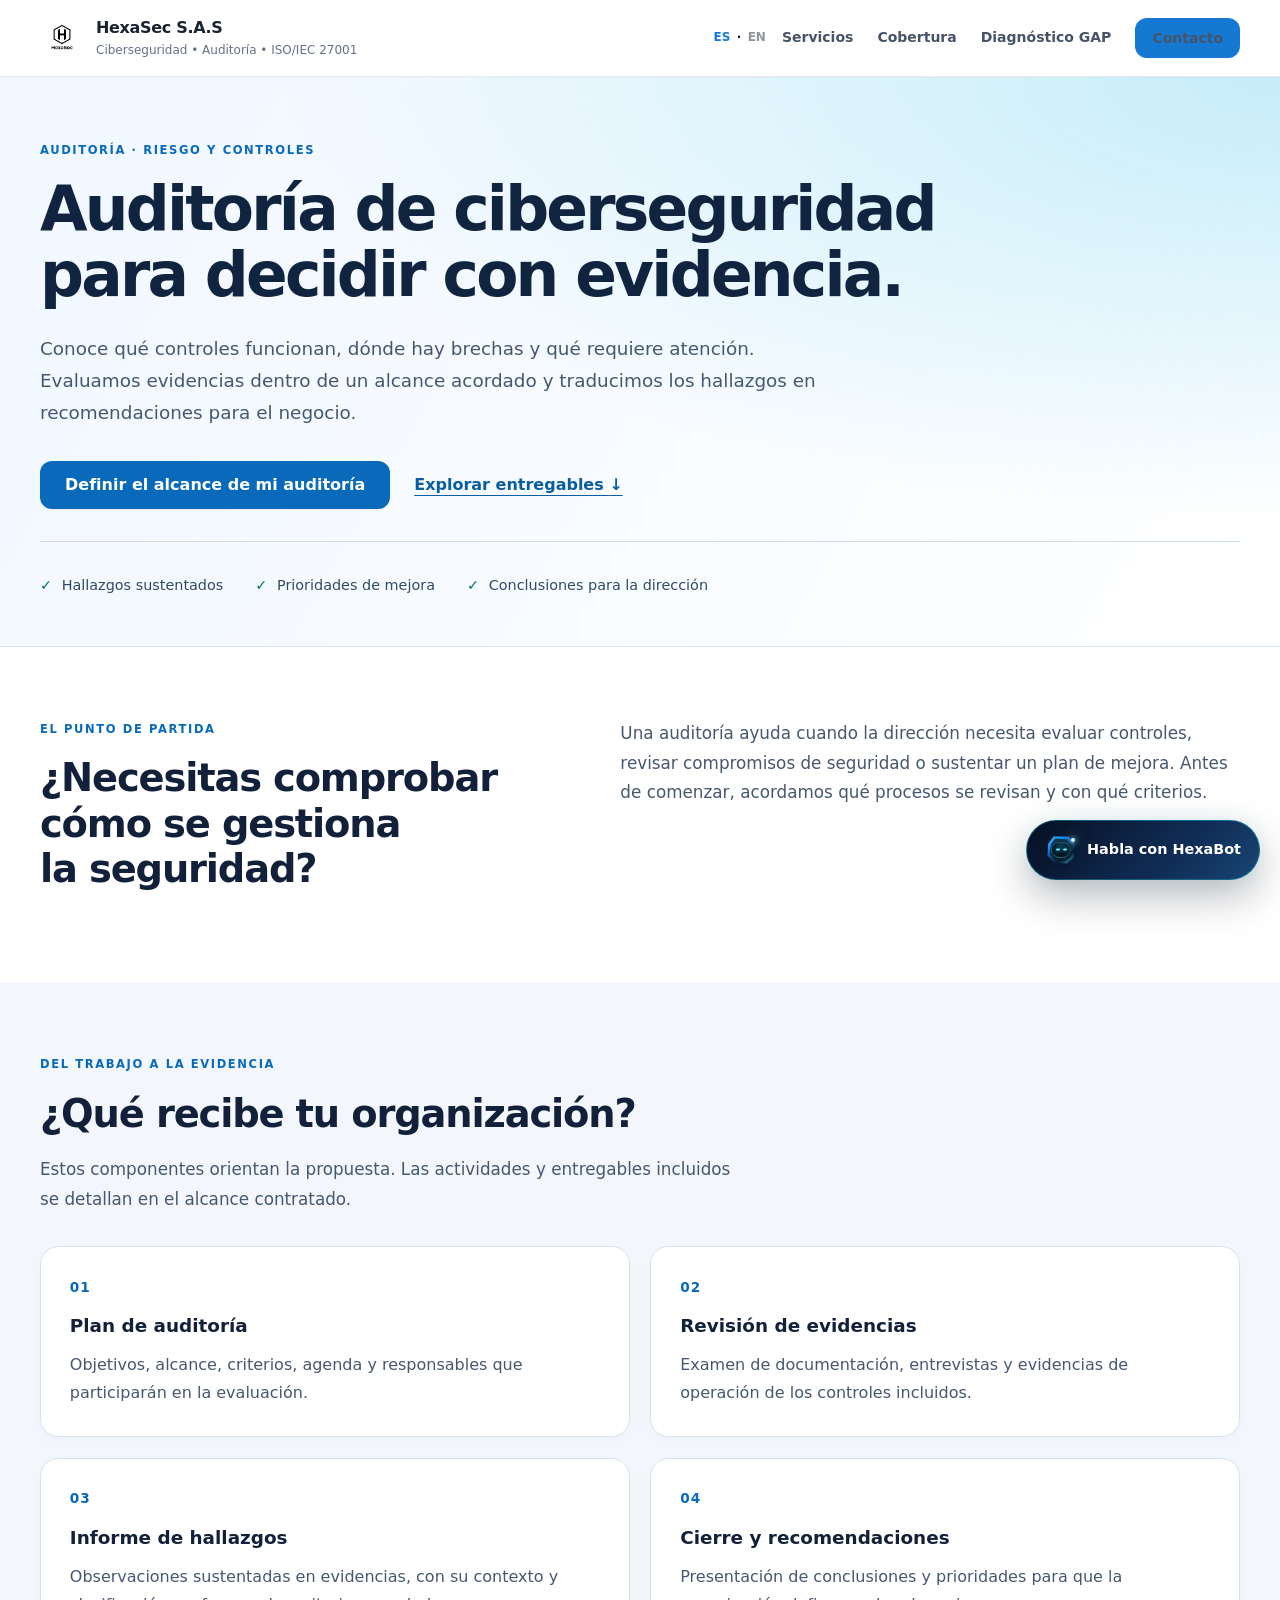
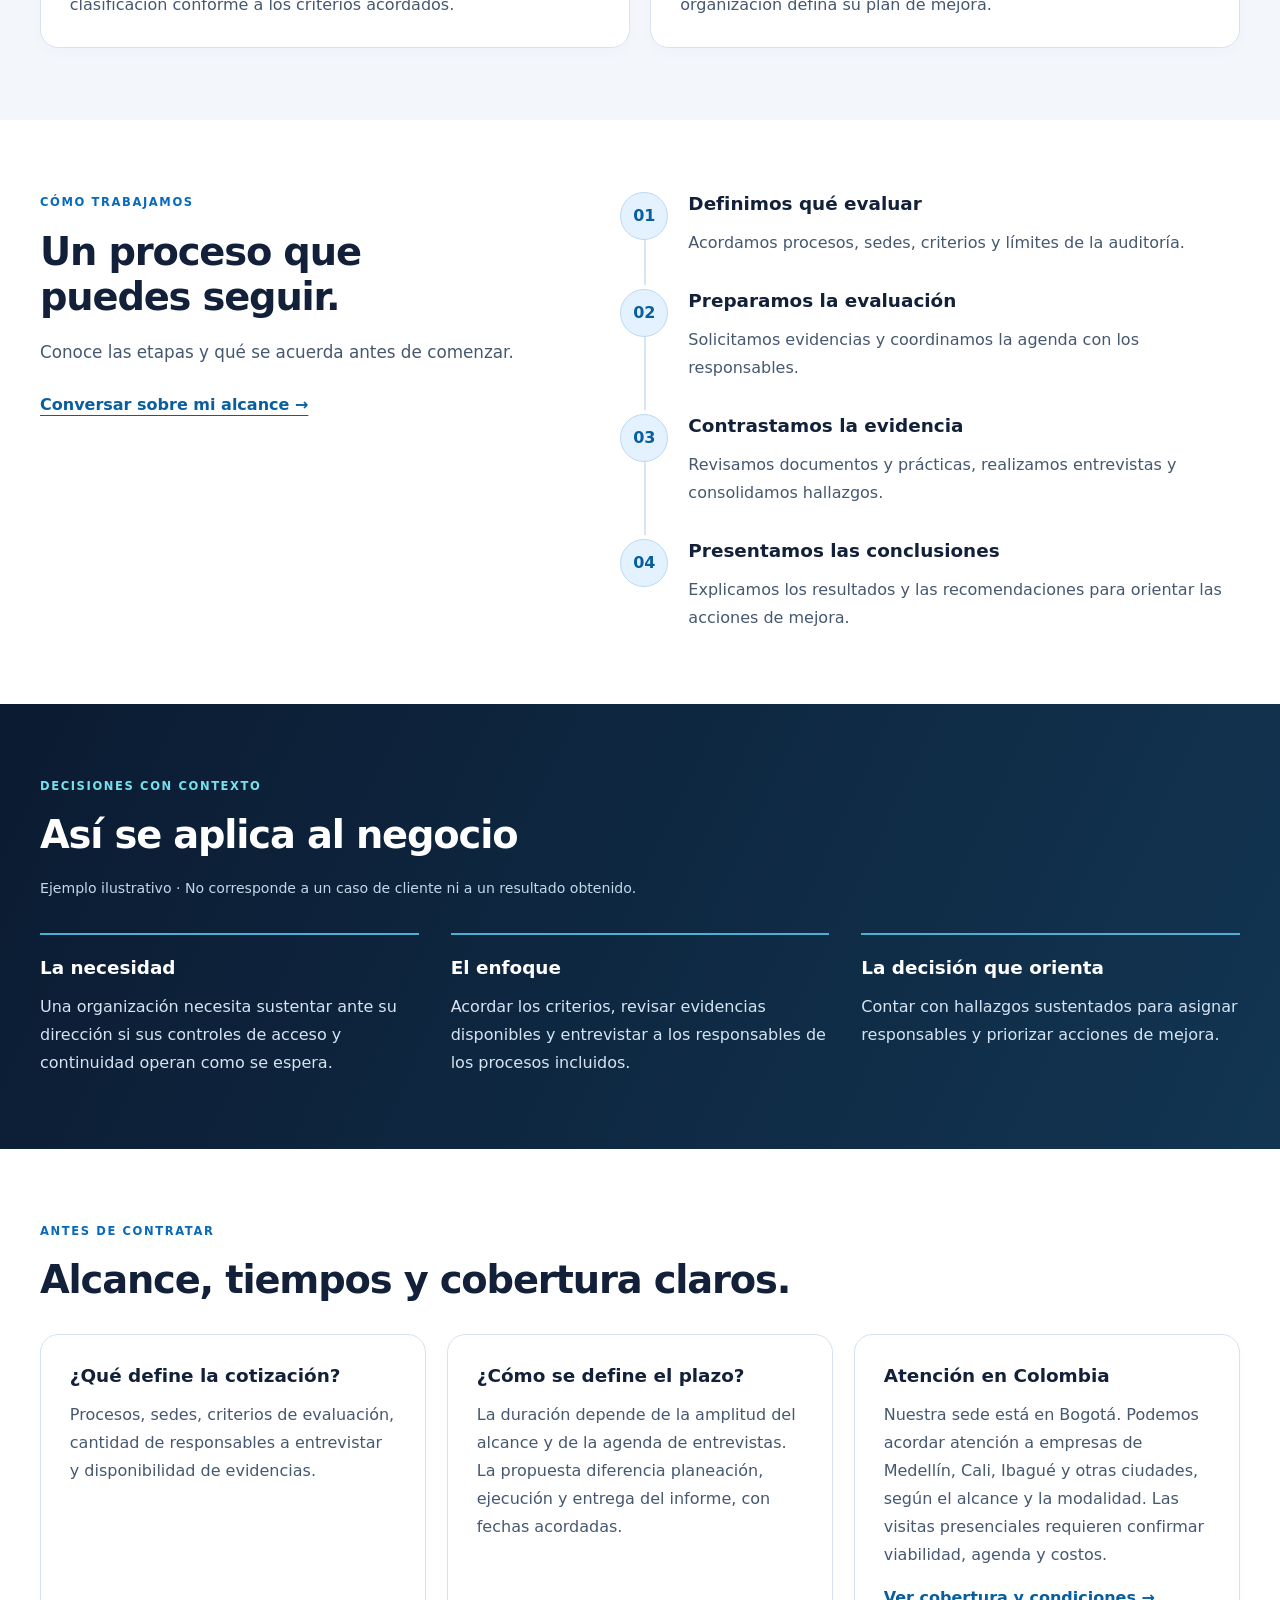
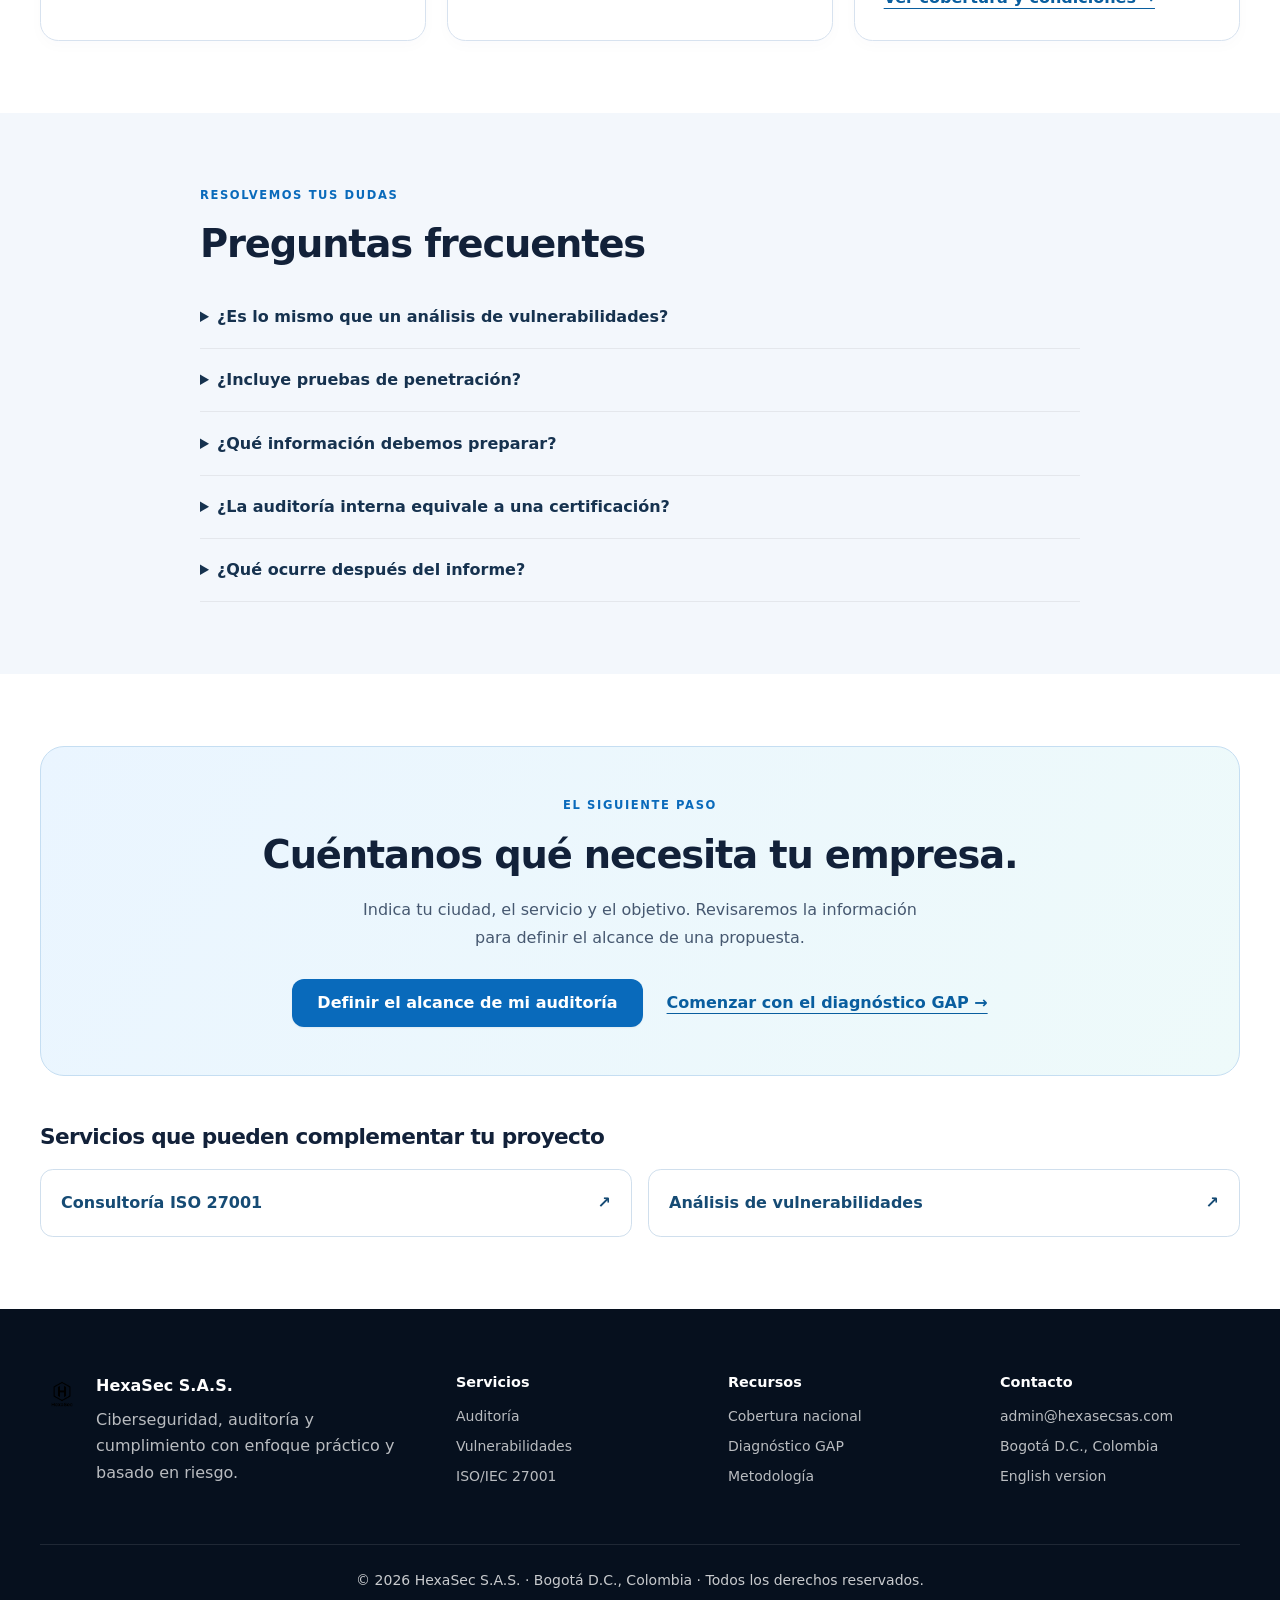
<file: auditoria-ciberseguridad/index.html>
<!DOCTYPE html><html lang="es"><head><meta charset="utf-8"/><meta name="viewport" content="width=device-width, initial-scale=1"/><title>Auditoría de ciberseguridad en Colombia | HexaSec</title><meta name="description" content="Auditoría de ciberseguridad en Colombia: alcance acordado, revisión de evidencias, informe de hallazgos y prioridades de mejora para tu empresa."/><link rel="canonical" href="https://hexasecsas.com/auditoria-ciberseguridad/"/><link rel="stylesheet" href="/css/styles.css?v=24"/><link rel="stylesheet" href="/css/seo-pages.css?v=1"/><link rel="icon" href="/img/favicon.png"/><script type="application/ld+json">{"@context": "https://schema.org", "@type": "Service", "name": "Auditoría de ciberseguridad en Colombia", "url": "https://hexasecsas.com/auditoria-ciberseguridad/", "provider": {"@type": "Organization", "name": "HexaSec S.A.S.", "@id": "https://hexasecsas.com/#organization"}, "areaServed": {"@type": "Country", "name": "Colombia"}, "description": "Evaluamos controles y prácticas de seguridad dentro de un alcance acordado para identificar debilidades, comprender su impacto y orientar las acciones de mejora."}</script><link rel="stylesheet" href="/css/service-detail.css?v=1"/><link rel="stylesheet" href="/css/holographic.css?v=1"/></head><body><a class="skip-link" href="#contenido">Saltar al contenido</a><header class="header">
<div class="container header__inner">
<a aria-label="HexaSec S.A.S inicio" class="brand" href="/">
<img alt="Logo HexaSec S.A.S" class="brand__logo" loading="eager" src="/img/H.png"/>
<div class="brand__text">
<div class="brand__name">HexaSec S.A.S</div>
<div class="brand__tag">Ciberseguridad • Auditoría • ISO/IEC 27001</div>
</div>
</a>
<div class="header__right">
<div aria-label="Selector de idioma" class="lang-switch">
<a class="active" href="/">ES</a>
<span>·</span>
<a href="/en/index.html">EN</a>
</div>
<button aria-controls="mobileNav" aria-expanded="false" aria-label="Abrir menú" class="menu-btn" id="menuBtn" type="button">
<span></span>
</button>
<nav aria-label="Navegación principal" class="nav">
<a href="/#servicios">Servicios</a>
<a href="/cobertura/">Cobertura</a>
<a href="/gap/index.html">Diagnóstico GAP</a>
<a class="btn btn--small nav__contacto btn--motion" href="/#contacto">Contacto</a>
</nav>
</div>
</div>
<nav aria-label="Menú móvil" class="nav--mobile" hidden="" id="mobileNav">
<a href="/#servicios">Servicios</a>
<a href="/cobertura/">Cobertura</a>
<a href="/gap/index.html">Diagnóstico GAP</a>
<a class="btn nav__contacto btn--motion" href="/#contacto">Contacto</a>
</nav>
</header><main id="contenido" class="service-detail">

<section class="sd-hero"><div class="container"><p class="sd-eyebrow">AUDITORÍA · RIESGO Y CONTROLES</p><h1>Auditoría de ciberseguridad para decidir con evidencia.</h1><p class="sd-intro">Conoce qué controles funcionan, dónde hay brechas y qué requiere atención. Evaluamos evidencias dentro de un alcance acordado y traducimos los hallazgos en recomendaciones para el negocio.</p><div class="sd-actions"><a class="btn" href="/?servicio=auditoria&amp;origen=auditoria-ciberseguridad#contacto">Definir el alcance de mi auditoría</a><a class="sd-secondary" href="#entregables">Explorar entregables <span aria-hidden="true">↓</span></a></div><ul class="sd-benefits"><li>Hallazgos sustentados</li><li>Prioridades de mejora</li><li>Conclusiones para la dirección</li></ul></div></section>
<section class="sd-section"><div class="container sd-split"><div><p class="sd-eyebrow">EL PUNTO DE PARTIDA</p><h2>¿Necesitas comprobar cómo se gestiona la seguridad?</h2></div><p class="sd-body">Una auditoría ayuda cuando la dirección necesita evaluar controles, revisar compromisos de seguridad o sustentar un plan de mejora. Antes de comenzar, acordamos qué procesos se revisan y con qué criterios.</p></div></section>
<section class="sd-section sd-soft" id="entregables"><div class="container"><p class="sd-eyebrow">DEL TRABAJO A LA EVIDENCIA</p><h2>¿Qué recibe tu organización?</h2><p class="sd-body sd-max">Estos componentes orientan la propuesta. Las actividades y entregables incluidos se detallan en el alcance contratado.</p><div class="sd-grid"><article class="sd-card"><span class="sd-number" aria-hidden="true">01</span><h3>Plan de auditoría</h3><p>Objetivos, alcance, criterios, agenda y responsables que participarán en la evaluación.</p></article><article class="sd-card"><span class="sd-number" aria-hidden="true">02</span><h3>Revisión de evidencias</h3><p>Examen de documentación, entrevistas y evidencias de operación de los controles incluidos.</p></article><article class="sd-card"><span class="sd-number" aria-hidden="true">03</span><h3>Informe de hallazgos</h3><p>Observaciones sustentadas en evidencias, con su contexto y clasificación conforme a los criterios acordados.</p></article><article class="sd-card"><span class="sd-number" aria-hidden="true">04</span><h3>Cierre y recomendaciones</h3><p>Presentación de conclusiones y prioridades para que la organización defina su plan de mejora.</p></article></div></div></section>
<section class="sd-section"><div class="container sd-split"><div><p class="sd-eyebrow">CÓMO TRABAJAMOS</p><h2>Un proceso que puedes seguir.</h2><p class="sd-body">Conoce las etapas y qué se acuerda antes de comenzar.</p><a class="sd-link" href="/?servicio=auditoria&amp;origen=auditoria-ciberseguridad#contacto">Conversar sobre mi alcance →</a></div><ol class="sd-process"><li><span class="sd-step" aria-hidden="true">01</span><div><h3>Definimos qué evaluar</h3><p>Acordamos procesos, sedes, criterios y límites de la auditoría.</p></div></li><li><span class="sd-step" aria-hidden="true">02</span><div><h3>Preparamos la evaluación</h3><p>Solicitamos evidencias y coordinamos la agenda con los responsables.</p></div></li><li><span class="sd-step" aria-hidden="true">03</span><div><h3>Contrastamos la evidencia</h3><p>Revisamos documentos y prácticas, realizamos entrevistas y consolidamos hallazgos.</p></div></li><li><span class="sd-step" aria-hidden="true">04</span><div><h3>Presentamos las conclusiones</h3><p>Explicamos los resultados y las recomendaciones para orientar las acciones de mejora.</p></div></li></ol></div></section>
<section class="sd-section sd-dark"><div class="container"><p class="sd-eyebrow">DECISIONES CON CONTEXTO</p><h2>Así se aplica al negocio</h2><p class="sd-example-label">Ejemplo ilustrativo · No corresponde a un caso de cliente ni a un resultado obtenido.</p><div class="sd-scenario"><article><h3>La necesidad</h3><p>Una organización necesita sustentar ante su dirección si sus controles de acceso y continuidad operan como se espera.</p></article><article><h3>El enfoque</h3><p>Acordar los criterios, revisar evidencias disponibles y entrevistar a los responsables de los procesos incluidos.</p></article><article><h3>La decisión que orienta</h3><p>Contar con hallazgos sustentados para asignar responsables y priorizar acciones de mejora.</p></article></div></div></section>
<section class="sd-section"><div class="container"><p class="sd-eyebrow">ANTES DE CONTRATAR</p><h2>Alcance, tiempos y cobertura claros.</h2><div class="sd-planning"><article class="sd-card"><h3>¿Qué define la cotización?</h3><p>Procesos, sedes, criterios de evaluación, cantidad de responsables a entrevistar y disponibilidad de evidencias.</p></article><article class="sd-card"><h3>¿Cómo se define el plazo?</h3><p>La duración depende de la amplitud del alcance y de la agenda de entrevistas. La propuesta diferencia planeación, ejecución y entrega del informe, con fechas acordadas.</p></article><article class="sd-card"><h3>Atención en Colombia</h3><p>Nuestra sede está en Bogotá. Podemos acordar atención a empresas de Medellín, Cali, Ibagué y otras ciudades, según el alcance y la modalidad. Las visitas presenciales requieren confirmar viabilidad, agenda y costos.</p><a class="sd-link" href="/cobertura/">Ver cobertura y condiciones →</a></article></div></div></section>
<section class="sd-section sd-soft"><div class="container seo-faq"><p class="sd-eyebrow">RESOLVEMOS TUS DUDAS</p><h2>Preguntas frecuentes</h2><details><summary>¿Es lo mismo que un análisis de vulnerabilidades?</summary><p>No. La auditoría evalúa evidencias frente a criterios acordados. El análisis de vulnerabilidades se concentra en debilidades técnicas de activos autorizados; puede contratarse como servicio complementario.</p></details><details><summary>¿Incluye pruebas de penetración?</summary><p>Solo si se acuerdan expresamente. El alcance de una auditoría no implica automáticamente pruebas de explotación ni intervenciones en sistemas.</p></details><details><summary>¿Qué información debemos preparar?</summary><p>Definimos la lista durante la planeación. Puede incluir políticas, inventarios, registros y evidencias de los controles que se revisarán.</p></details><details><summary>¿La auditoría interna equivale a una certificación?</summary><p>No. Una auditoría interna puede apoyar la evaluación del SGSI; la certificación corresponde a un organismo certificador independiente.</p></details><details><summary>¿Qué ocurre después del informe?</summary><p>La organización define y ejecuta su plan de mejora. Si requiere acompañamiento o verificación de acciones, se establece el alcance y las condiciones de ese seguimiento.</p></details></div></section>
<section class="sd-section"><div class="container"><div class="sd-cta"><p class="sd-eyebrow">EL SIGUIENTE PASO</p><h2>Cuéntanos qué necesita tu empresa.</h2><p>Indica tu ciudad, el servicio y el objetivo. Revisaremos la información para definir el alcance de una propuesta.</p><div class="sd-actions"><a class="btn" href="/?servicio=auditoria&amp;origen=auditoria-ciberseguridad#contacto">Definir el alcance de mi auditoría</a><a class="sd-secondary" href="/gap/index.html">Comenzar con el diagnóstico GAP →</a></div></div><h2 class="sd-related-title">Servicios que pueden complementar tu proyecto</h2><div class="sd-related-grid"><a class="sd-related" href="/consultoria-iso-27001/"><span>Consultoría ISO 27001</span><span aria-hidden="true">↗</span></a><a class="sd-related" href="/analisis-vulnerabilidades/"><span>Análisis de vulnerabilidades</span><span aria-hidden="true">↗</span></a></div></div></section>
</main><footer class="footer"><div class="container footer__grid"><div class="footer__brand"><div class="brand brand--footer"><img alt="" class="brand__logo" src="/img/H.png"/><div><strong>HexaSec S.A.S.</strong><p>Ciberseguridad, auditoría y cumplimiento con enfoque práctico y basado en riesgo.</p></div></div></div><div><h3>Servicios</h3><a href="/auditoria-ciberseguridad/">Auditoría</a><a href="/analisis-vulnerabilidades/">Vulnerabilidades</a><a href="/consultoria-iso-27001/">ISO/IEC 27001</a></div><div><h3>Recursos</h3><a href="/cobertura/">Cobertura nacional</a><a href="/gap/index.html">Diagnóstico GAP</a><a href="/#metodo">Metodología</a></div><div><h3>Contacto</h3><a href="mailto:admin@hexasecsas.com">admin@hexasecsas.com</a><span>Bogotá D.C., Colombia</span><a href="/en/index.html">English version</a></div></div><div class="container footer__bottom"><span class="footer__legal">© <span id="year"></span> HexaSec S.A.S. · Bogotá D.C., Colombia · Todos los derechos reservados.</span></div></footer><script defer src="/js/script.js?v=seo1"></script><!-- HexaBot Widget v24 · animated avatar -->
<div id="hexabot-widget" data-lang="es">
  <button id="hexabot-toggle" type="button" aria-label="Abrir chat de HexaBot" aria-controls="hexabot-panel" aria-expanded="false">
    <span class="hexabot-toggle__avatar" aria-hidden="true"><span class="hexabot-core hexabot-core--toggle"><span class="hexabot-face"><span class="hexabot-eye"></span><span class="hexabot-eye"></span></span><span class="hexabot-core__spark"></span></span></span>
    <span>Habla con HexaBot</span>
  </button>
  <section id="hexabot-panel" aria-hidden="true" aria-label="Chat con HexaBot">
    <header id="hexabot-header">
      <div class="hexabot-header__identity">
        <span class="hexabot-header__mark" aria-hidden="true"><span class="hexabot-core hexabot-core--header"><span class="hexabot-face"><span class="hexabot-eye"></span><span class="hexabot-eye"></span></span><span class="hexabot-core__spark"></span></span></span>
        <div><strong>HexaBot</strong><p>HexaSec S.A.S. · Asistente técnico y comercial</p></div>
      </div>
      <div class="hexabot-header__actions">
        <button id="hexabot-clear" type="button" aria-label="Nueva conversación" title="Nueva conversación">↻</button>
        <button id="hexabot-close" type="button" aria-label="Cerrar chat">×</button>
      </div>
    </header>
    <div class="hexabot-presence"><span class="hexabot-presence__dot" aria-hidden="true"></span><span id="hexabot-status" aria-live="polite">Listo para ayudarte</span></div>
    <div id="hexabot-messages" class="hexabot-messages" role="log" aria-live="polite" aria-relevant="additions"></div>
    <form id="hexabot-form" class="hexabot-form" autocomplete="off">
      <label class="sr-only" for="hexabot-input">Mensaje para HexaBot</label>
      <textarea id="hexabot-input" rows="1" maxlength="2000" placeholder="Escribe tu mensaje…" aria-label="Mensaje para HexaBot"></textarea>
      <button id="hexabot-send" type="submit" aria-label="Enviar mensaje"><span aria-hidden="true">➤</span></button>
    </form>
    <p class="hexabot-disclaimer">HexaBot puede cometer errores. No sustituye una auditoría o evaluación profesional.</p>
  </section>
</div>
<script defer src="/js/hexabot.js?v=24"></script>
<script defer src="/js/holographic.js?v=1"></script></body></html>
</file>
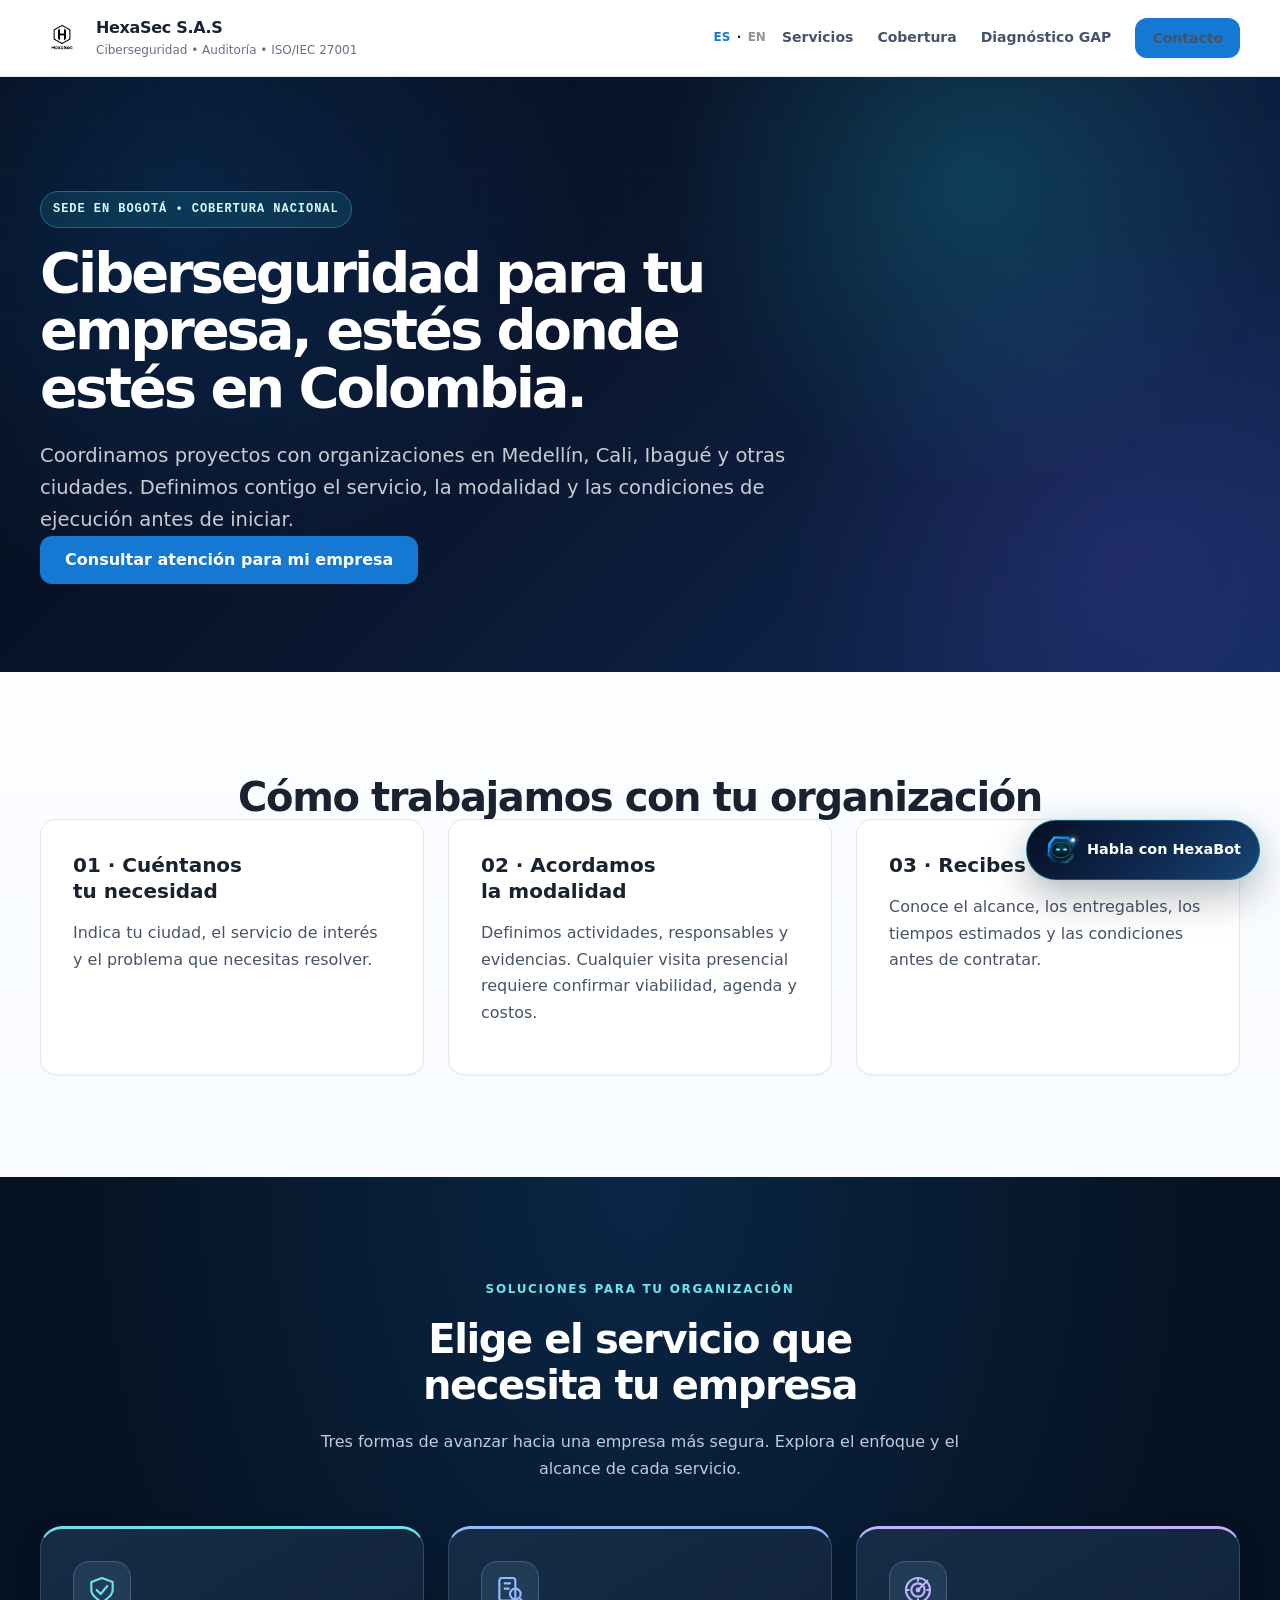
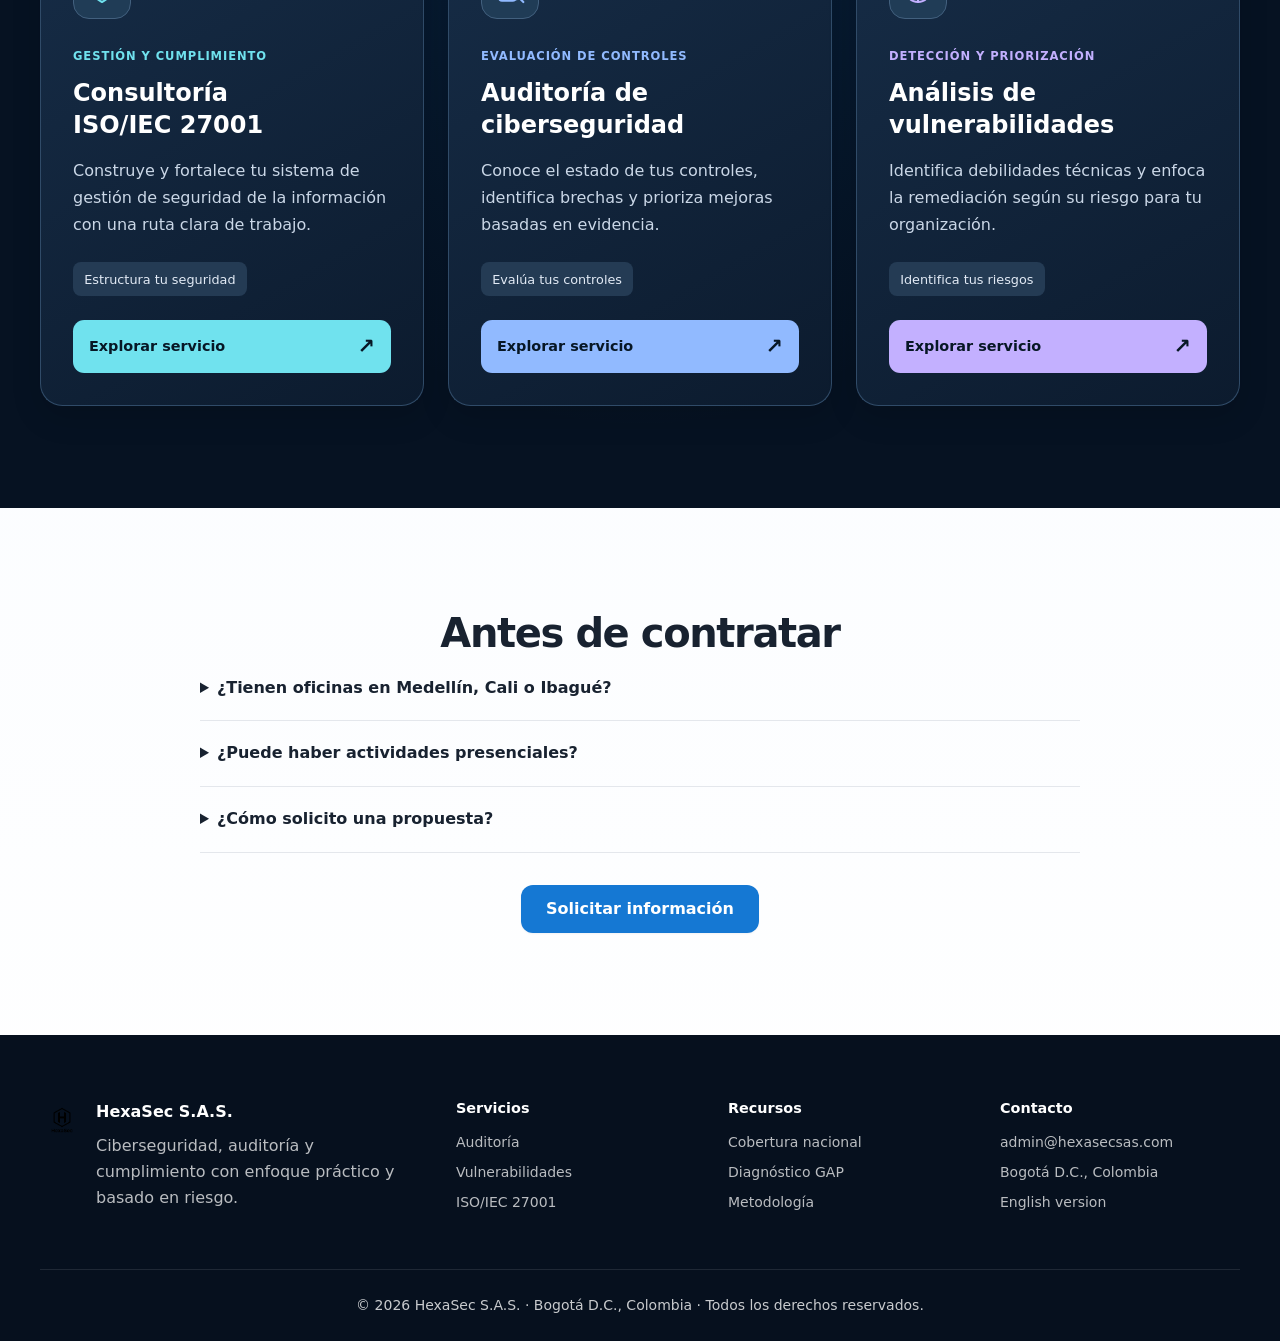
<file: cobertura/index.html>
<!DOCTYPE html><html lang="es"><head><meta charset="utf-8"/><meta name="viewport" content="width=device-width, initial-scale=1"/><title>Cobertura de ciberseguridad en Colombia | HexaSec</title><meta name="description" content="Atención de ciberseguridad para empresas de Medellín, Cali, Ibagué y otras ciudades. Sede en Bogotá; modalidad y alcance acordados para cada proyecto."/><link rel="canonical" href="https://hexasecsas.com/cobertura/"/><link rel="stylesheet" href="/css/styles.css?v=24"/><link rel="stylesheet" href="/css/seo-pages.css?v=2"/><link rel="icon" href="/img/favicon.png"/><link rel="stylesheet" href="/css/holographic.css?v=1"/></head><body><a class="skip-link" href="#contenido">Saltar al contenido</a><header class="header">
<div class="container header__inner">
<a aria-label="HexaSec S.A.S inicio" class="brand" href="/">
<img alt="Logo HexaSec S.A.S" class="brand__logo" loading="eager" src="/img/H.png"/>
<div class="brand__text">
<div class="brand__name">HexaSec S.A.S</div>
<div class="brand__tag">Ciberseguridad • Auditoría • ISO/IEC 27001</div>
</div>
</a>
<div class="header__right">
<div aria-label="Selector de idioma" class="lang-switch">
<a class="active" href="/">ES</a>
<span>·</span>
<a href="/en/index.html">EN</a>
</div>
<button aria-controls="mobileNav" aria-expanded="false" aria-label="Abrir menú" class="menu-btn" id="menuBtn" type="button">
<span></span>
</button>
<nav aria-label="Navegación principal" class="nav">
<a href="/#servicios">Servicios</a>
<a href="/cobertura/">Cobertura</a>
<a href="/gap/index.html">Diagnóstico GAP</a>
<a class="btn btn--small nav__contacto btn--motion" href="/#contacto">Contacto</a>
</nav>
</div>
</div>
<nav aria-label="Menú móvil" class="nav--mobile" hidden="" id="mobileNav">
<a href="/#servicios">Servicios</a>
<a href="/cobertura/">Cobertura</a>
<a href="/gap/index.html">Diagnóstico GAP</a>
<a class="btn nav__contacto btn--motion" href="/#contacto">Contacto</a>
</nav>
</header><main id="contenido"><section class="hero hero--motion seo-hero"><div class="container"><p class="pill">Sede en Bogotá • Cobertura nacional</p><h1>Ciberseguridad para tu empresa, estés donde estés en Colombia.</h1><p class="lead">Coordinamos proyectos con organizaciones en Medellín, Cali, Ibagué y otras ciudades. Definimos contigo el servicio, la modalidad y las condiciones de ejecución antes de iniciar.</p><a class="btn" href="/?origen=cobertura#contacto">Consultar atención para mi empresa</a></div></section><section class="section"><div class="container"><h2>Cómo trabajamos con tu organización</h2><div class="seo-grid"><article class="service"><h3>01 · Cuéntanos tu necesidad</h3><p>Indica tu ciudad, el servicio de interés y el problema que necesitas resolver.</p></article><article class="service"><h3>02 · Acordamos la modalidad</h3><p>Definimos actividades, responsables y evidencias. Cualquier visita presencial requiere confirmar viabilidad, agenda y costos.</p></article><article class="service"><h3>03 · Recibes una propuesta</h3><p>Conoce el alcance, los entregables, los tiempos estimados y las condiciones antes de contratar.</p></article></div></div></section><section class="section section--dark coverage-services" aria-labelledby="coverage-services-title"><div class="container"><p class="coverage-services__eyebrow">SOLUCIONES PARA TU ORGANIZACIÓN</p><h2 id="coverage-services-title">Elige el servicio que necesita tu empresa</h2><p class="coverage-services__intro">Tres formas de avanzar hacia una empresa más segura. Explora el enfoque y el alcance de cada servicio.</p><ul class="coverage-services__grid"><li><a class="coverage-service coverage-service--iso" href="/consultoria-iso-27001/"><span class="coverage-service__icon" aria-hidden="true"><svg viewBox="0 0 24 24" fill="none" stroke="currentColor" stroke-width="1.6" stroke-linecap="round" stroke-linejoin="round"><path d="M12 3 4 6v6c0 5 8 9 8 9s8-4 8-9V6l-8-3Z"/><path d="m8 12 3 3 5-6"/></svg></span><span class="coverage-service__category">Gestión y cumplimiento</span><h3>Consultoría ISO/IEC 27001</h3><p>Construye y fortalece tu sistema de gestión de seguridad de la información con una ruta clara de trabajo.</p><span class="coverage-service__outcome">Estructura tu seguridad</span><span class="coverage-service__action">Explorar servicio <span aria-hidden="true">↗</span></span></a></li><li><a class="coverage-service coverage-service--audit" href="/auditoria-ciberseguridad/"><span class="coverage-service__icon" aria-hidden="true"><svg viewBox="0 0 24 24" fill="none" stroke="currentColor" stroke-width="1.6" stroke-linecap="round" stroke-linejoin="round"><rect x="4" y="3" width="12" height="17" rx="2"/><path d="M8 7h4M8 11h3"/><circle cx="16" cy="15" r="4"/><path d="m19 18 3 3"/></svg></span><span class="coverage-service__category">Evaluación de controles</span><h3>Auditoría de ciberseguridad</h3><p>Conoce el estado de tus controles, identifica brechas y prioriza mejoras basadas en evidencia.</p><span class="coverage-service__outcome">Evalúa tus controles</span><span class="coverage-service__action">Explorar servicio <span aria-hidden="true">↗</span></span></a></li><li><a class="coverage-service coverage-service--scan" href="/analisis-vulnerabilidades/"><span class="coverage-service__icon" aria-hidden="true"><svg viewBox="0 0 24 24" fill="none" stroke="currentColor" stroke-width="1.6" stroke-linecap="round" stroke-linejoin="round"><circle cx="12" cy="12" r="9"/><circle cx="12" cy="12" r="5"/><path d="m12 12 7-7M12 3v2M3 12h2M12 19v2M19 12h2"/><circle cx="12" cy="12" r="1"/></svg></span><span class="coverage-service__category">Detección y priorización</span><h3>Análisis de vulnerabilidades</h3><p>Identifica debilidades técnicas y enfoca la remediación según su riesgo para tu organización.</p><span class="coverage-service__outcome">Identifica tus riesgos</span><span class="coverage-service__action">Explorar servicio <span aria-hidden="true">↗</span></span></a></li></ul></div></section><section class="section"><div class="container seo-faq"><h2>Antes de contratar</h2><details><summary>¿Tienen oficinas en Medellín, Cali o Ibagué?</summary><p>Nuestra sede informada es Bogotá. La cobertura de atención no equivale a tener una oficina local en cada ciudad.</p></details><details><summary>¿Puede haber actividades presenciales?</summary><p>La viabilidad, agenda y costos se confirman en la propuesta según el servicio y la ubicación.</p></details><details><summary>¿Cómo solicito una propuesta?</summary><p>Indica tu ciudad, servicio de interés y necesidad en nuestro formulario. Nuestro equipo revisará la información para definir el siguiente paso.</p></details><div class="section__cta"><a class="btn" href="/?origen=cobertura#contacto">Solicitar información</a></div></div></section></main><footer class="footer"><div class="container footer__grid"><div class="footer__brand"><div class="brand brand--footer"><img alt="" class="brand__logo" src="/img/H.png"/><div><strong>HexaSec S.A.S.</strong><p>Ciberseguridad, auditoría y cumplimiento con enfoque práctico y basado en riesgo.</p></div></div></div><div><h3>Servicios</h3><a href="/auditoria-ciberseguridad/">Auditoría</a><a href="/analisis-vulnerabilidades/">Vulnerabilidades</a><a href="/consultoria-iso-27001/">ISO/IEC 27001</a></div><div><h3>Recursos</h3><a href="/cobertura/">Cobertura nacional</a><a href="/gap/index.html">Diagnóstico GAP</a><a href="/#metodo">Metodología</a></div><div><h3>Contacto</h3><a href="mailto:admin@hexasecsas.com">admin@hexasecsas.com</a><span>Bogotá D.C., Colombia</span><a href="/en/index.html">English version</a></div></div><div class="container footer__bottom"><span class="footer__legal">© <span id="year"></span> HexaSec S.A.S. · Bogotá D.C., Colombia · Todos los derechos reservados.</span></div></footer><script defer src="/js/script.js?v=seo1"></script><!-- HexaBot Widget v24 · animated avatar -->
<div id="hexabot-widget" data-lang="es">
  <button id="hexabot-toggle" type="button" aria-label="Abrir chat de HexaBot" aria-controls="hexabot-panel" aria-expanded="false">
    <span class="hexabot-toggle__avatar" aria-hidden="true"><span class="hexabot-core hexabot-core--toggle"><span class="hexabot-face"><span class="hexabot-eye"></span><span class="hexabot-eye"></span></span><span class="hexabot-core__spark"></span></span></span>
    <span>Habla con HexaBot</span>
  </button>
  <section id="hexabot-panel" aria-hidden="true" aria-label="Chat con HexaBot">
    <header id="hexabot-header">
      <div class="hexabot-header__identity">
        <span class="hexabot-header__mark" aria-hidden="true"><span class="hexabot-core hexabot-core--header"><span class="hexabot-face"><span class="hexabot-eye"></span><span class="hexabot-eye"></span></span><span class="hexabot-core__spark"></span></span></span>
        <div><strong>HexaBot</strong><p>HexaSec S.A.S. · Asistente técnico y comercial</p></div>
      </div>
      <div class="hexabot-header__actions">
        <button id="hexabot-clear" type="button" aria-label="Nueva conversación" title="Nueva conversación">↻</button>
        <button id="hexabot-close" type="button" aria-label="Cerrar chat">×</button>
      </div>
    </header>
    <div class="hexabot-presence"><span class="hexabot-presence__dot" aria-hidden="true"></span><span id="hexabot-status" aria-live="polite">Listo para ayudarte</span></div>
    <div id="hexabot-messages" class="hexabot-messages" role="log" aria-live="polite" aria-relevant="additions"></div>
    <form id="hexabot-form" class="hexabot-form" autocomplete="off">
      <label class="sr-only" for="hexabot-input">Mensaje para HexaBot</label>
      <textarea id="hexabot-input" rows="1" maxlength="2000" placeholder="Escribe tu mensaje…" aria-label="Mensaje para HexaBot"></textarea>
      <button id="hexabot-send" type="submit" aria-label="Enviar mensaje"><span aria-hidden="true">➤</span></button>
    </form>
    <p class="hexabot-disclaimer">HexaBot puede cometer errores. No sustituye una auditoría o evaluación profesional.</p>
  </section>
</div>
<script defer src="/js/hexabot.js?v=24"></script>
<script defer src="/js/holographic.js?v=1"></script></body></html>
</file>
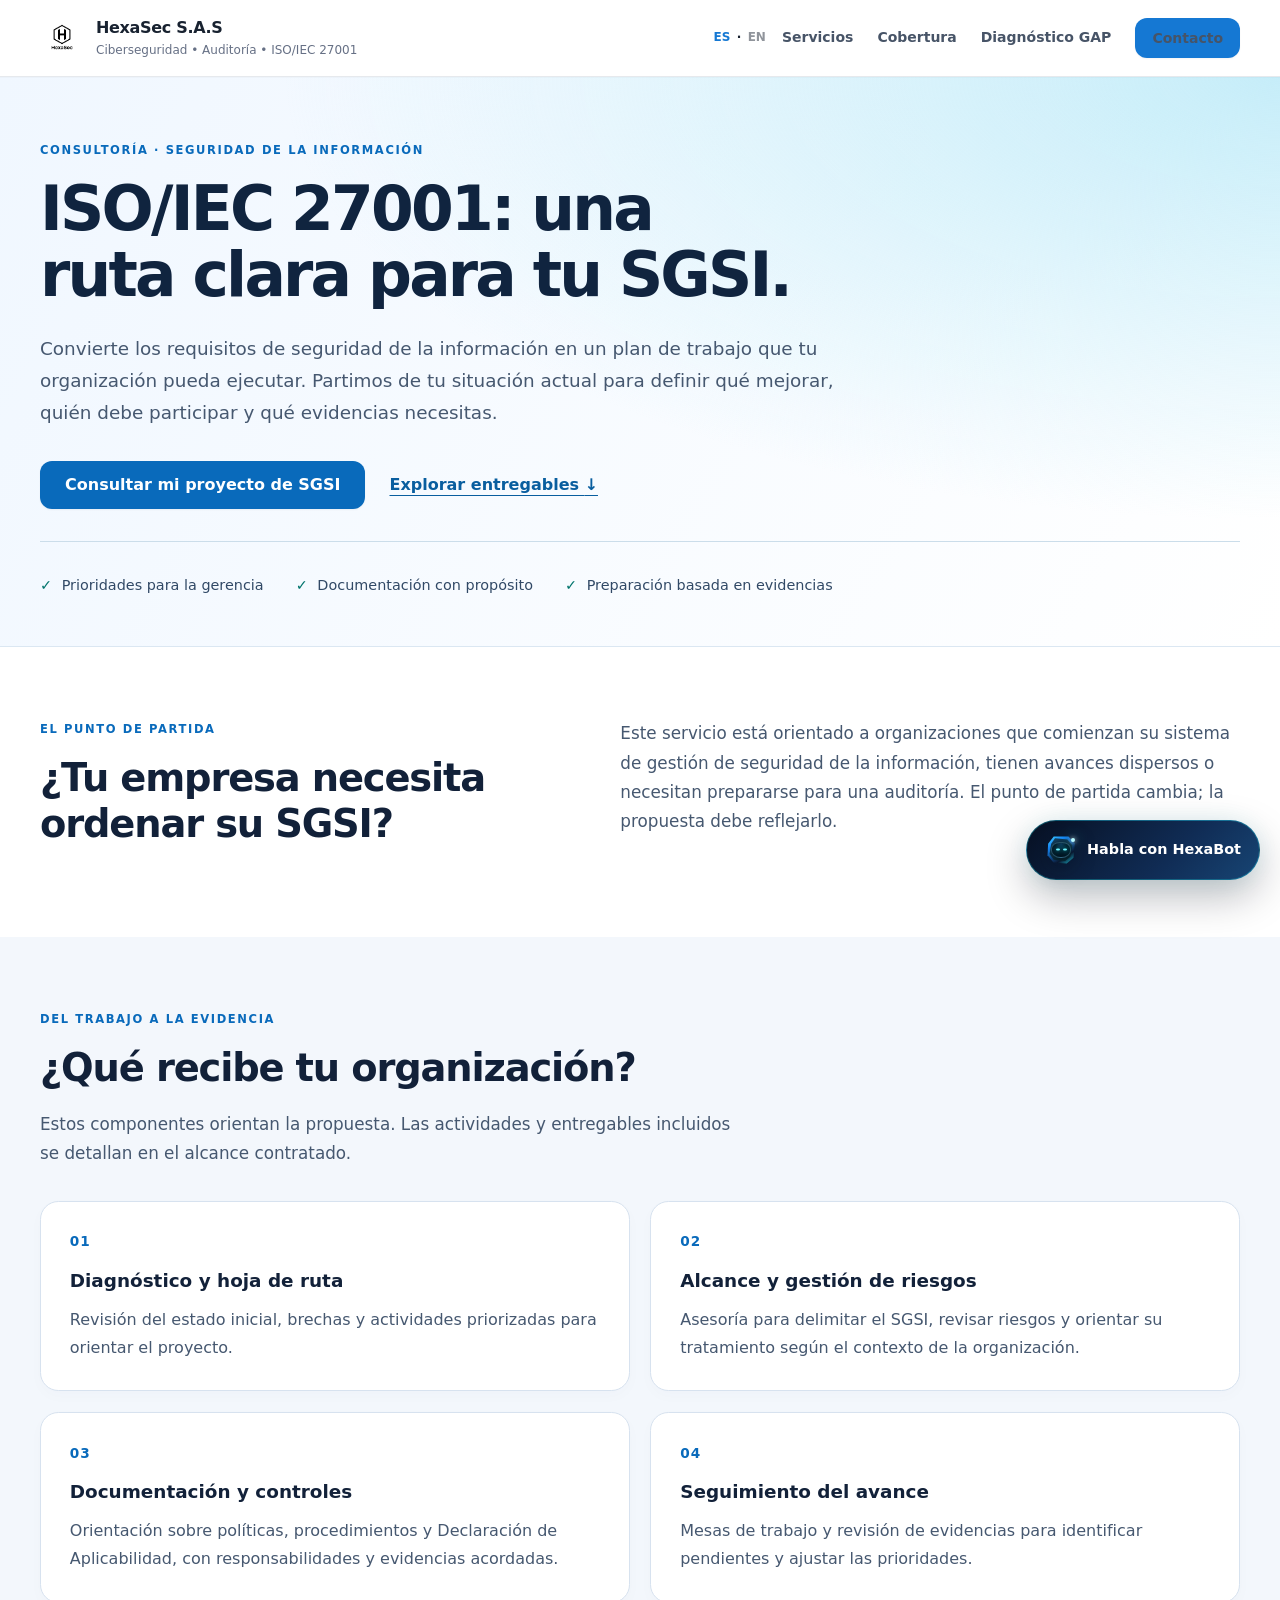
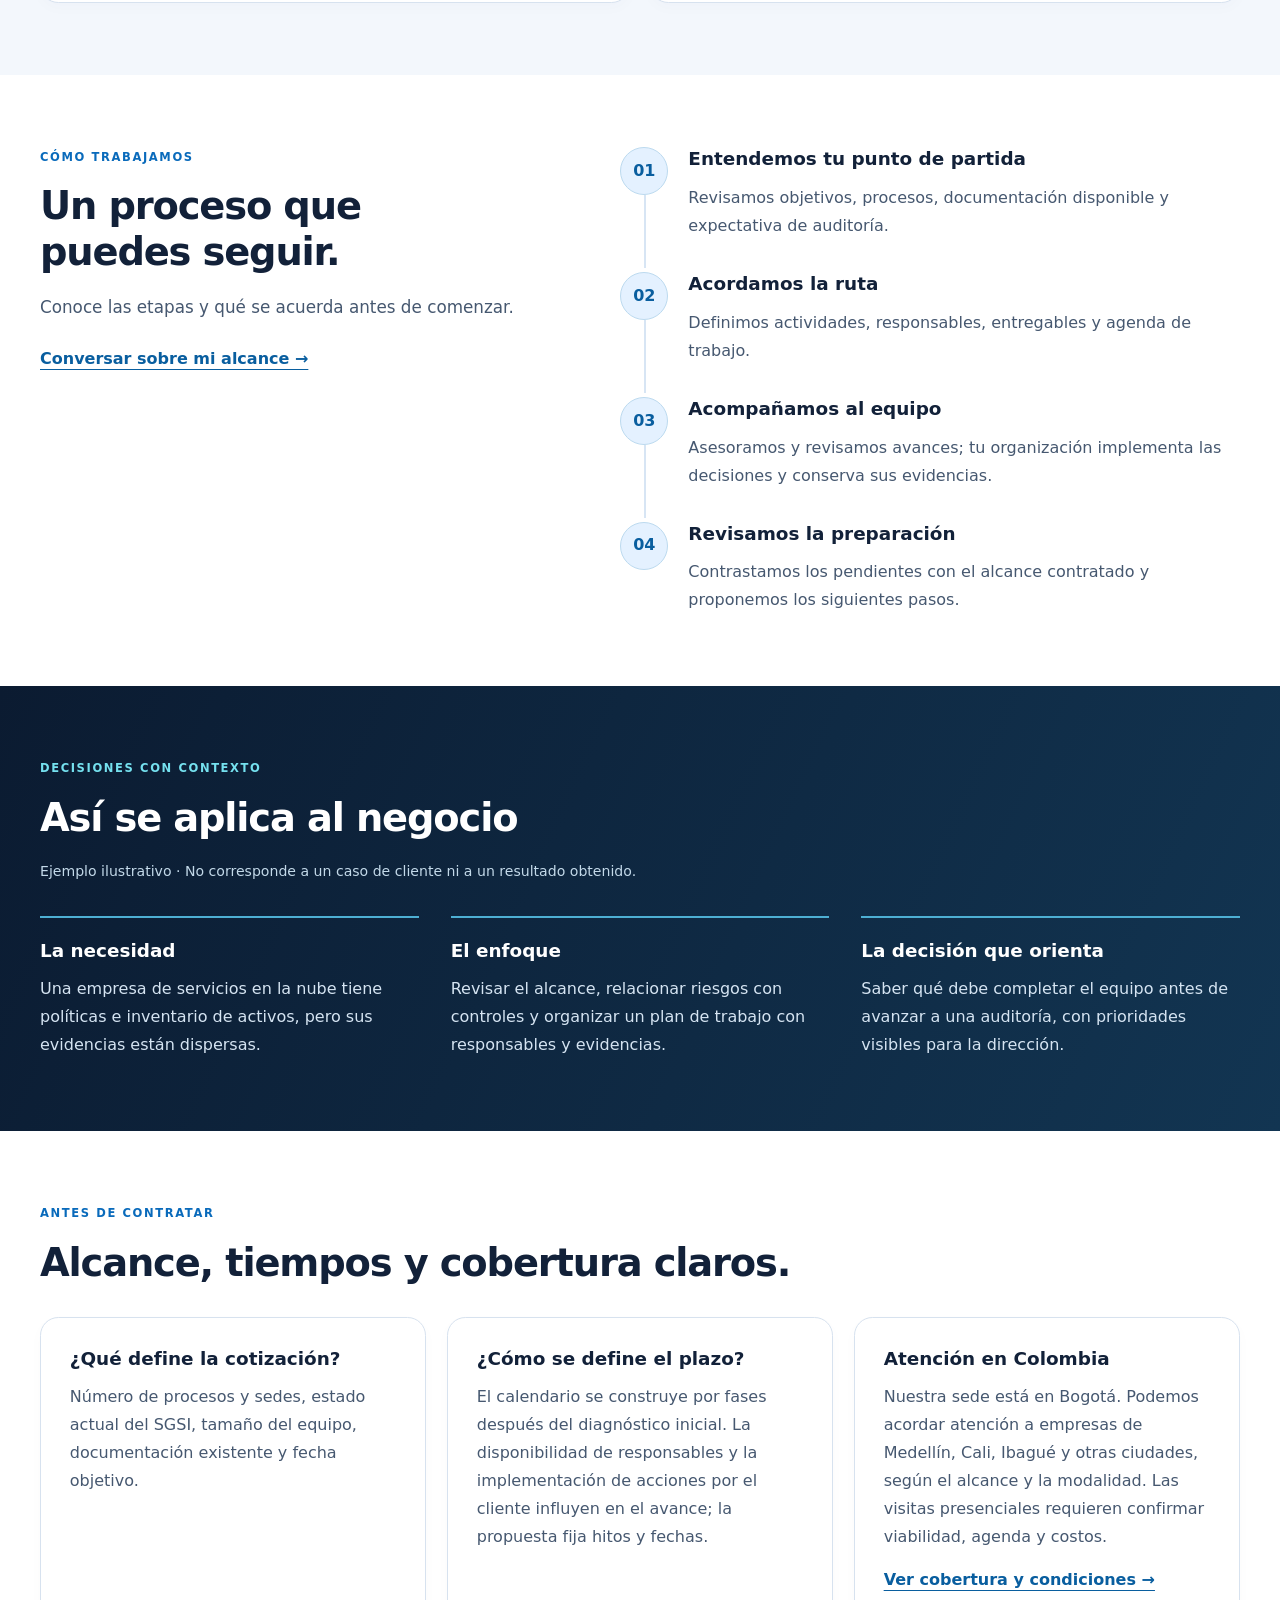
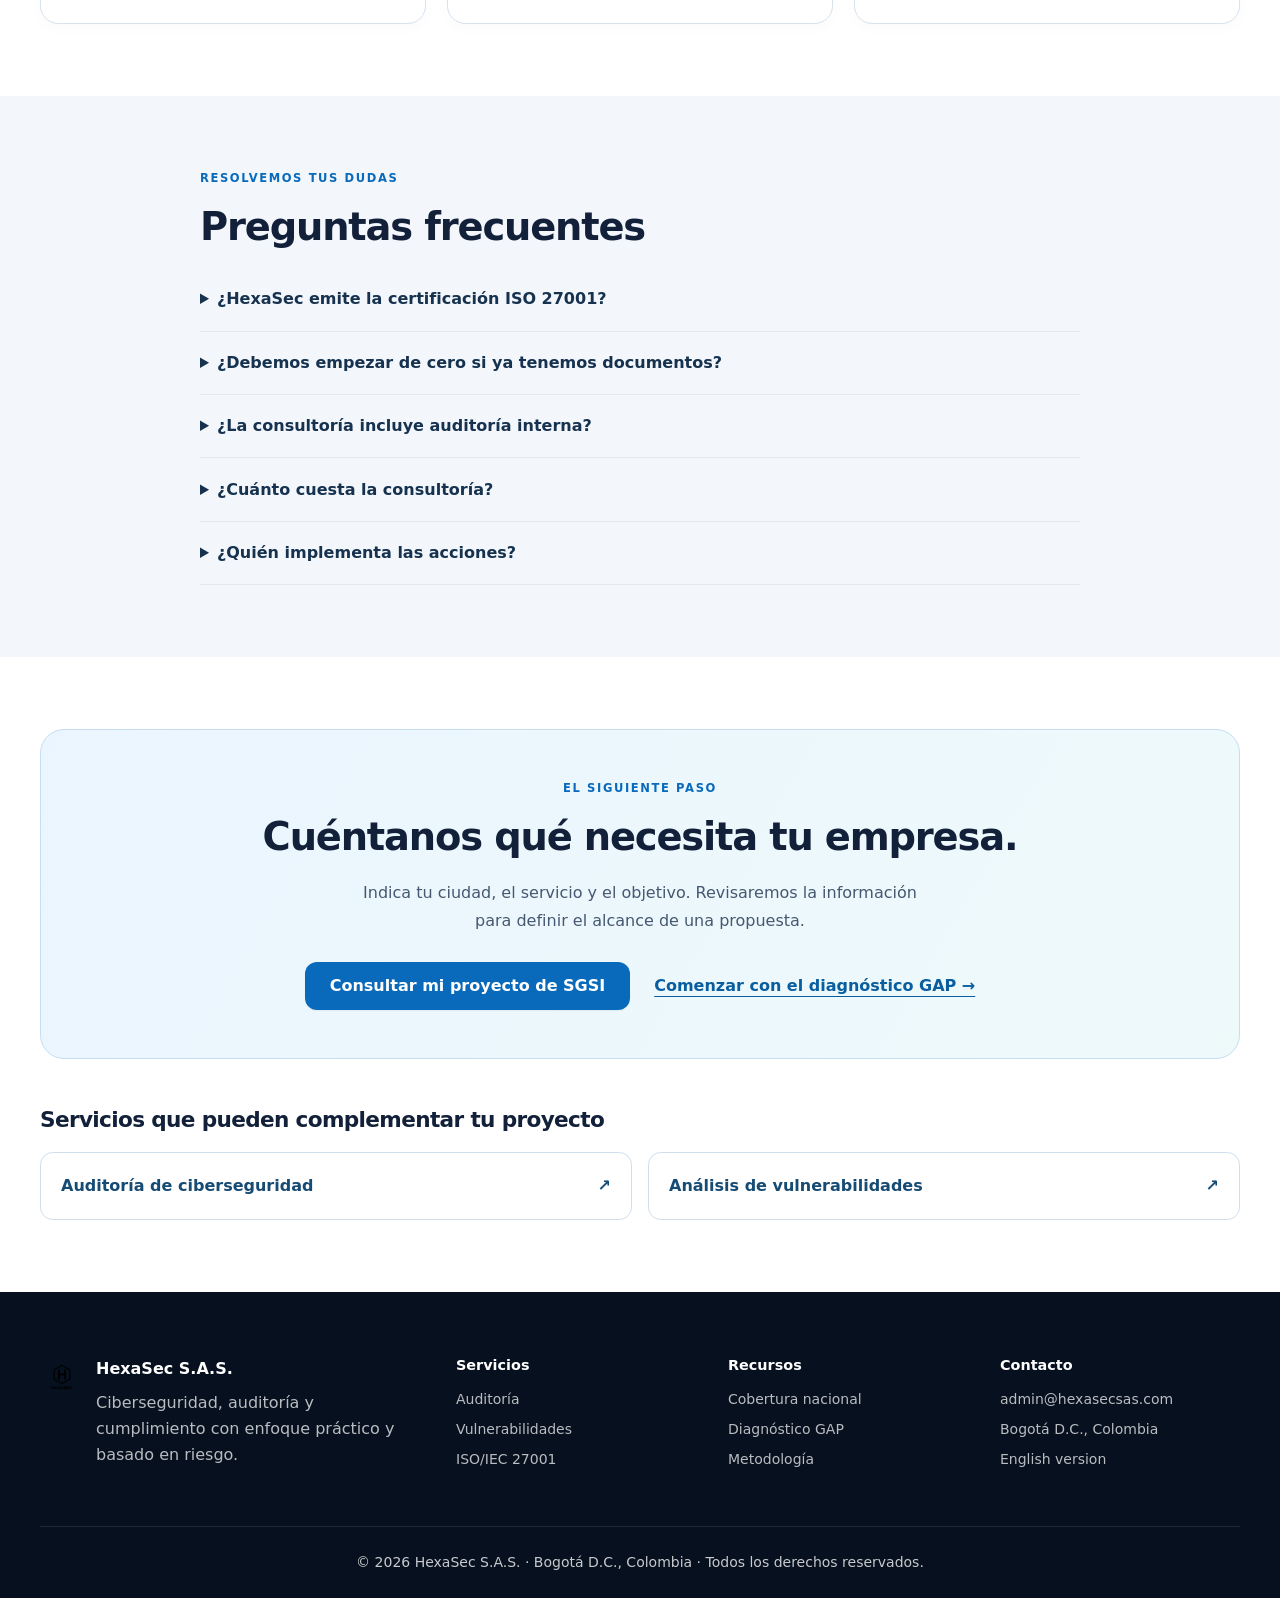
<file: consultoria-iso-27001/index.html>
<!DOCTYPE html><html lang="es"><head><meta charset="utf-8"/><meta name="viewport" content="width=device-width, initial-scale=1"/><title>Consultoría ISO 27001 en Colombia | HexaSec</title><meta name="description" content="Consultoría ISO/IEC 27001 para empresas en Colombia. Define alcance, riesgos y prioridades de tu SGSI con entregables y acompañamiento acordados."/><link rel="canonical" href="https://hexasecsas.com/consultoria-iso-27001/"/><link rel="stylesheet" href="/css/styles.css?v=24"/><link rel="stylesheet" href="/css/seo-pages.css?v=1"/><link rel="icon" href="/img/favicon.png"/><script type="application/ld+json">{"@context": "https://schema.org", "@type": "Service", "name": "Consultoría ISO 27001 en Colombia", "url": "https://hexasecsas.com/consultoria-iso-27001/", "provider": {"@type": "Organization", "name": "HexaSec S.A.S.", "@id": "https://hexasecsas.com/#organization"}, "areaServed": {"@type": "Country", "name": "Colombia"}, "description": "Identifica qué necesita tu empresa para estructurar, mejorar o preparar su sistema de gestión de seguridad de la información. Partimos de tu situación actual y definimos un alcance para avanzar con prioridades claras."}</script><link rel="stylesheet" href="/css/service-detail.css?v=1"/><link rel="stylesheet" href="/css/holographic.css?v=1"/></head><body><a class="skip-link" href="#contenido">Saltar al contenido</a><header class="header">
<div class="container header__inner">
<a aria-label="HexaSec S.A.S inicio" class="brand" href="/">
<img alt="Logo HexaSec S.A.S" class="brand__logo" loading="eager" src="/img/H.png"/>
<div class="brand__text">
<div class="brand__name">HexaSec S.A.S</div>
<div class="brand__tag">Ciberseguridad • Auditoría • ISO/IEC 27001</div>
</div>
</a>
<div class="header__right">
<div aria-label="Selector de idioma" class="lang-switch">
<a class="active" href="/">ES</a>
<span>·</span>
<a href="/en/index.html">EN</a>
</div>
<button aria-controls="mobileNav" aria-expanded="false" aria-label="Abrir menú" class="menu-btn" id="menuBtn" type="button">
<span></span>
</button>
<nav aria-label="Navegación principal" class="nav">
<a href="/#servicios">Servicios</a>
<a href="/cobertura/">Cobertura</a>
<a href="/gap/index.html">Diagnóstico GAP</a>
<a class="btn btn--small nav__contacto btn--motion" href="/#contacto">Contacto</a>
</nav>
</div>
</div>
<nav aria-label="Menú móvil" class="nav--mobile" hidden="" id="mobileNav">
<a href="/#servicios">Servicios</a>
<a href="/cobertura/">Cobertura</a>
<a href="/gap/index.html">Diagnóstico GAP</a>
<a class="btn nav__contacto btn--motion" href="/#contacto">Contacto</a>
</nav>
</header><main id="contenido" class="service-detail">

<section class="sd-hero"><div class="container"><p class="sd-eyebrow">CONSULTORÍA · SEGURIDAD DE LA INFORMACIÓN</p><h1>ISO/IEC 27001: una ruta clara para tu SGSI.</h1><p class="sd-intro">Convierte los requisitos de seguridad de la información en un plan de trabajo que tu organización pueda ejecutar. Partimos de tu situación actual para definir qué mejorar, quién debe participar y qué evidencias necesitas.</p><div class="sd-actions"><a class="btn" href="/?servicio=iso27001&amp;origen=consultoria-iso-27001#contacto">Consultar mi proyecto de SGSI</a><a class="sd-secondary" href="#entregables">Explorar entregables <span aria-hidden="true">↓</span></a></div><ul class="sd-benefits"><li>Prioridades para la gerencia</li><li>Documentación con propósito</li><li>Preparación basada en evidencias</li></ul></div></section>
<section class="sd-section"><div class="container sd-split"><div><p class="sd-eyebrow">EL PUNTO DE PARTIDA</p><h2>¿Tu empresa necesita ordenar su SGSI?</h2></div><p class="sd-body">Este servicio está orientado a organizaciones que comienzan su sistema de gestión de seguridad de la información, tienen avances dispersos o necesitan prepararse para una auditoría. El punto de partida cambia; la propuesta debe reflejarlo.</p></div></section>
<section class="sd-section sd-soft" id="entregables"><div class="container"><p class="sd-eyebrow">DEL TRABAJO A LA EVIDENCIA</p><h2>¿Qué recibe tu organización?</h2><p class="sd-body sd-max">Estos componentes orientan la propuesta. Las actividades y entregables incluidos se detallan en el alcance contratado.</p><div class="sd-grid"><article class="sd-card"><span class="sd-number" aria-hidden="true">01</span><h3>Diagnóstico y hoja de ruta</h3><p>Revisión del estado inicial, brechas y actividades priorizadas para orientar el proyecto.</p></article><article class="sd-card"><span class="sd-number" aria-hidden="true">02</span><h3>Alcance y gestión de riesgos</h3><p>Asesoría para delimitar el SGSI, revisar riesgos y orientar su tratamiento según el contexto de la organización.</p></article><article class="sd-card"><span class="sd-number" aria-hidden="true">03</span><h3>Documentación y controles</h3><p>Orientación sobre políticas, procedimientos y Declaración de Aplicabilidad, con responsabilidades y evidencias acordadas.</p></article><article class="sd-card"><span class="sd-number" aria-hidden="true">04</span><h3>Seguimiento del avance</h3><p>Mesas de trabajo y revisión de evidencias para identificar pendientes y ajustar las prioridades.</p></article></div></div></section>
<section class="sd-section"><div class="container sd-split"><div><p class="sd-eyebrow">CÓMO TRABAJAMOS</p><h2>Un proceso que puedes seguir.</h2><p class="sd-body">Conoce las etapas y qué se acuerda antes de comenzar.</p><a class="sd-link" href="/?servicio=iso27001&amp;origen=consultoria-iso-27001#contacto">Conversar sobre mi alcance →</a></div><ol class="sd-process"><li><span class="sd-step" aria-hidden="true">01</span><div><h3>Entendemos tu punto de partida</h3><p>Revisamos objetivos, procesos, documentación disponible y expectativa de auditoría.</p></div></li><li><span class="sd-step" aria-hidden="true">02</span><div><h3>Acordamos la ruta</h3><p>Definimos actividades, responsables, entregables y agenda de trabajo.</p></div></li><li><span class="sd-step" aria-hidden="true">03</span><div><h3>Acompañamos al equipo</h3><p>Asesoramos y revisamos avances; tu organización implementa las decisiones y conserva sus evidencias.</p></div></li><li><span class="sd-step" aria-hidden="true">04</span><div><h3>Revisamos la preparación</h3><p>Contrastamos los pendientes con el alcance contratado y proponemos los siguientes pasos.</p></div></li></ol></div></section>
<section class="sd-section sd-dark"><div class="container"><p class="sd-eyebrow">DECISIONES CON CONTEXTO</p><h2>Así se aplica al negocio</h2><p class="sd-example-label">Ejemplo ilustrativo · No corresponde a un caso de cliente ni a un resultado obtenido.</p><div class="sd-scenario"><article><h3>La necesidad</h3><p>Una empresa de servicios en la nube tiene políticas e inventario de activos, pero sus evidencias están dispersas.</p></article><article><h3>El enfoque</h3><p>Revisar el alcance, relacionar riesgos con controles y organizar un plan de trabajo con responsables y evidencias.</p></article><article><h3>La decisión que orienta</h3><p>Saber qué debe completar el equipo antes de avanzar a una auditoría, con prioridades visibles para la dirección.</p></article></div></div></section>
<section class="sd-section"><div class="container"><p class="sd-eyebrow">ANTES DE CONTRATAR</p><h2>Alcance, tiempos y cobertura claros.</h2><div class="sd-planning"><article class="sd-card"><h3>¿Qué define la cotización?</h3><p>Número de procesos y sedes, estado actual del SGSI, tamaño del equipo, documentación existente y fecha objetivo.</p></article><article class="sd-card"><h3>¿Cómo se define el plazo?</h3><p>El calendario se construye por fases después del diagnóstico inicial. La disponibilidad de responsables y la implementación de acciones por el cliente influyen en el avance; la propuesta fija hitos y fechas.</p></article><article class="sd-card"><h3>Atención en Colombia</h3><p>Nuestra sede está en Bogotá. Podemos acordar atención a empresas de Medellín, Cali, Ibagué y otras ciudades, según el alcance y la modalidad. Las visitas presenciales requieren confirmar viabilidad, agenda y costos.</p><a class="sd-link" href="/cobertura/">Ver cobertura y condiciones →</a></article></div></div></section>
<section class="sd-section sd-soft"><div class="container seo-faq"><p class="sd-eyebrow">RESOLVEMOS TUS DUDAS</p><h2>Preguntas frecuentes</h2><details><summary>¿HexaSec emite la certificación ISO 27001?</summary><p>La certificación corresponde a un organismo certificador independiente. Nuestra consultoría apoya la preparación; no garantiza la obtención del certificado.</p></details><details><summary>¿Debemos empezar de cero si ya tenemos documentos?</summary><p>No necesariamente. Revisamos lo disponible y proponemos aprovechar lo que sea pertinente, actualizado y coherente con el alcance del SGSI.</p></details><details><summary>¿La consultoría incluye auditoría interna?</summary><p>Se define expresamente en la propuesta. Cuando se contrata, se acuerdan alcance, criterios y condiciones para preservar la objetividad de la evaluación.</p></details><details><summary>¿Cuánto cuesta la consultoría?</summary><p>La cotización depende del alcance, la madurez inicial y el acompañamiento requerido. Indícanos procesos, sedes, avances y fecha objetivo para preparar una propuesta.</p></details><details><summary>¿Quién implementa las acciones?</summary><p>Los responsables de la organización implementan y mantienen su SGSI. HexaSec asesora y revisa según el alcance acordado; cualquier ejecución adicional debe quedar incluida en la propuesta.</p></details></div></section>
<section class="sd-section"><div class="container"><div class="sd-cta"><p class="sd-eyebrow">EL SIGUIENTE PASO</p><h2>Cuéntanos qué necesita tu empresa.</h2><p>Indica tu ciudad, el servicio y el objetivo. Revisaremos la información para definir el alcance de una propuesta.</p><div class="sd-actions"><a class="btn" href="/?servicio=iso27001&amp;origen=consultoria-iso-27001#contacto">Consultar mi proyecto de SGSI</a><a class="sd-secondary" href="/gap/index.html">Comenzar con el diagnóstico GAP →</a></div></div><h2 class="sd-related-title">Servicios que pueden complementar tu proyecto</h2><div class="sd-related-grid"><a class="sd-related" href="/auditoria-ciberseguridad/"><span>Auditoría de ciberseguridad</span><span aria-hidden="true">↗</span></a><a class="sd-related" href="/analisis-vulnerabilidades/"><span>Análisis de vulnerabilidades</span><span aria-hidden="true">↗</span></a></div></div></section>
</main><footer class="footer"><div class="container footer__grid"><div class="footer__brand"><div class="brand brand--footer"><img alt="" class="brand__logo" src="/img/H.png"/><div><strong>HexaSec S.A.S.</strong><p>Ciberseguridad, auditoría y cumplimiento con enfoque práctico y basado en riesgo.</p></div></div></div><div><h3>Servicios</h3><a href="/auditoria-ciberseguridad/">Auditoría</a><a href="/analisis-vulnerabilidades/">Vulnerabilidades</a><a href="/consultoria-iso-27001/">ISO/IEC 27001</a></div><div><h3>Recursos</h3><a href="/cobertura/">Cobertura nacional</a><a href="/gap/index.html">Diagnóstico GAP</a><a href="/#metodo">Metodología</a></div><div><h3>Contacto</h3><a href="mailto:admin@hexasecsas.com">admin@hexasecsas.com</a><span>Bogotá D.C., Colombia</span><a href="/en/index.html">English version</a></div></div><div class="container footer__bottom"><span class="footer__legal">© <span id="year"></span> HexaSec S.A.S. · Bogotá D.C., Colombia · Todos los derechos reservados.</span></div></footer><script defer src="/js/script.js?v=seo1"></script><!-- HexaBot Widget v24 · animated avatar -->
<div id="hexabot-widget" data-lang="es">
  <button id="hexabot-toggle" type="button" aria-label="Abrir chat de HexaBot" aria-controls="hexabot-panel" aria-expanded="false">
    <span class="hexabot-toggle__avatar" aria-hidden="true"><span class="hexabot-core hexabot-core--toggle"><span class="hexabot-face"><span class="hexabot-eye"></span><span class="hexabot-eye"></span></span><span class="hexabot-core__spark"></span></span></span>
    <span>Habla con HexaBot</span>
  </button>
  <section id="hexabot-panel" aria-hidden="true" aria-label="Chat con HexaBot">
    <header id="hexabot-header">
      <div class="hexabot-header__identity">
        <span class="hexabot-header__mark" aria-hidden="true"><span class="hexabot-core hexabot-core--header"><span class="hexabot-face"><span class="hexabot-eye"></span><span class="hexabot-eye"></span></span><span class="hexabot-core__spark"></span></span></span>
        <div><strong>HexaBot</strong><p>HexaSec S.A.S. · Asistente técnico y comercial</p></div>
      </div>
      <div class="hexabot-header__actions">
        <button id="hexabot-clear" type="button" aria-label="Nueva conversación" title="Nueva conversación">↻</button>
        <button id="hexabot-close" type="button" aria-label="Cerrar chat">×</button>
      </div>
    </header>
    <div class="hexabot-presence"><span class="hexabot-presence__dot" aria-hidden="true"></span><span id="hexabot-status" aria-live="polite">Listo para ayudarte</span></div>
    <div id="hexabot-messages" class="hexabot-messages" role="log" aria-live="polite" aria-relevant="additions"></div>
    <form id="hexabot-form" class="hexabot-form" autocomplete="off">
      <label class="sr-only" for="hexabot-input">Mensaje para HexaBot</label>
      <textarea id="hexabot-input" rows="1" maxlength="2000" placeholder="Escribe tu mensaje…" aria-label="Mensaje para HexaBot"></textarea>
      <button id="hexabot-send" type="submit" aria-label="Enviar mensaje"><span aria-hidden="true">➤</span></button>
    </form>
    <p class="hexabot-disclaimer">HexaBot puede cometer errores. No sustituye una auditoría o evaluación profesional.</p>
  </section>
</div>
<script defer src="/js/hexabot.js?v=24"></script>
<script defer src="/js/holographic.js?v=1"></script></body></html>
</file>
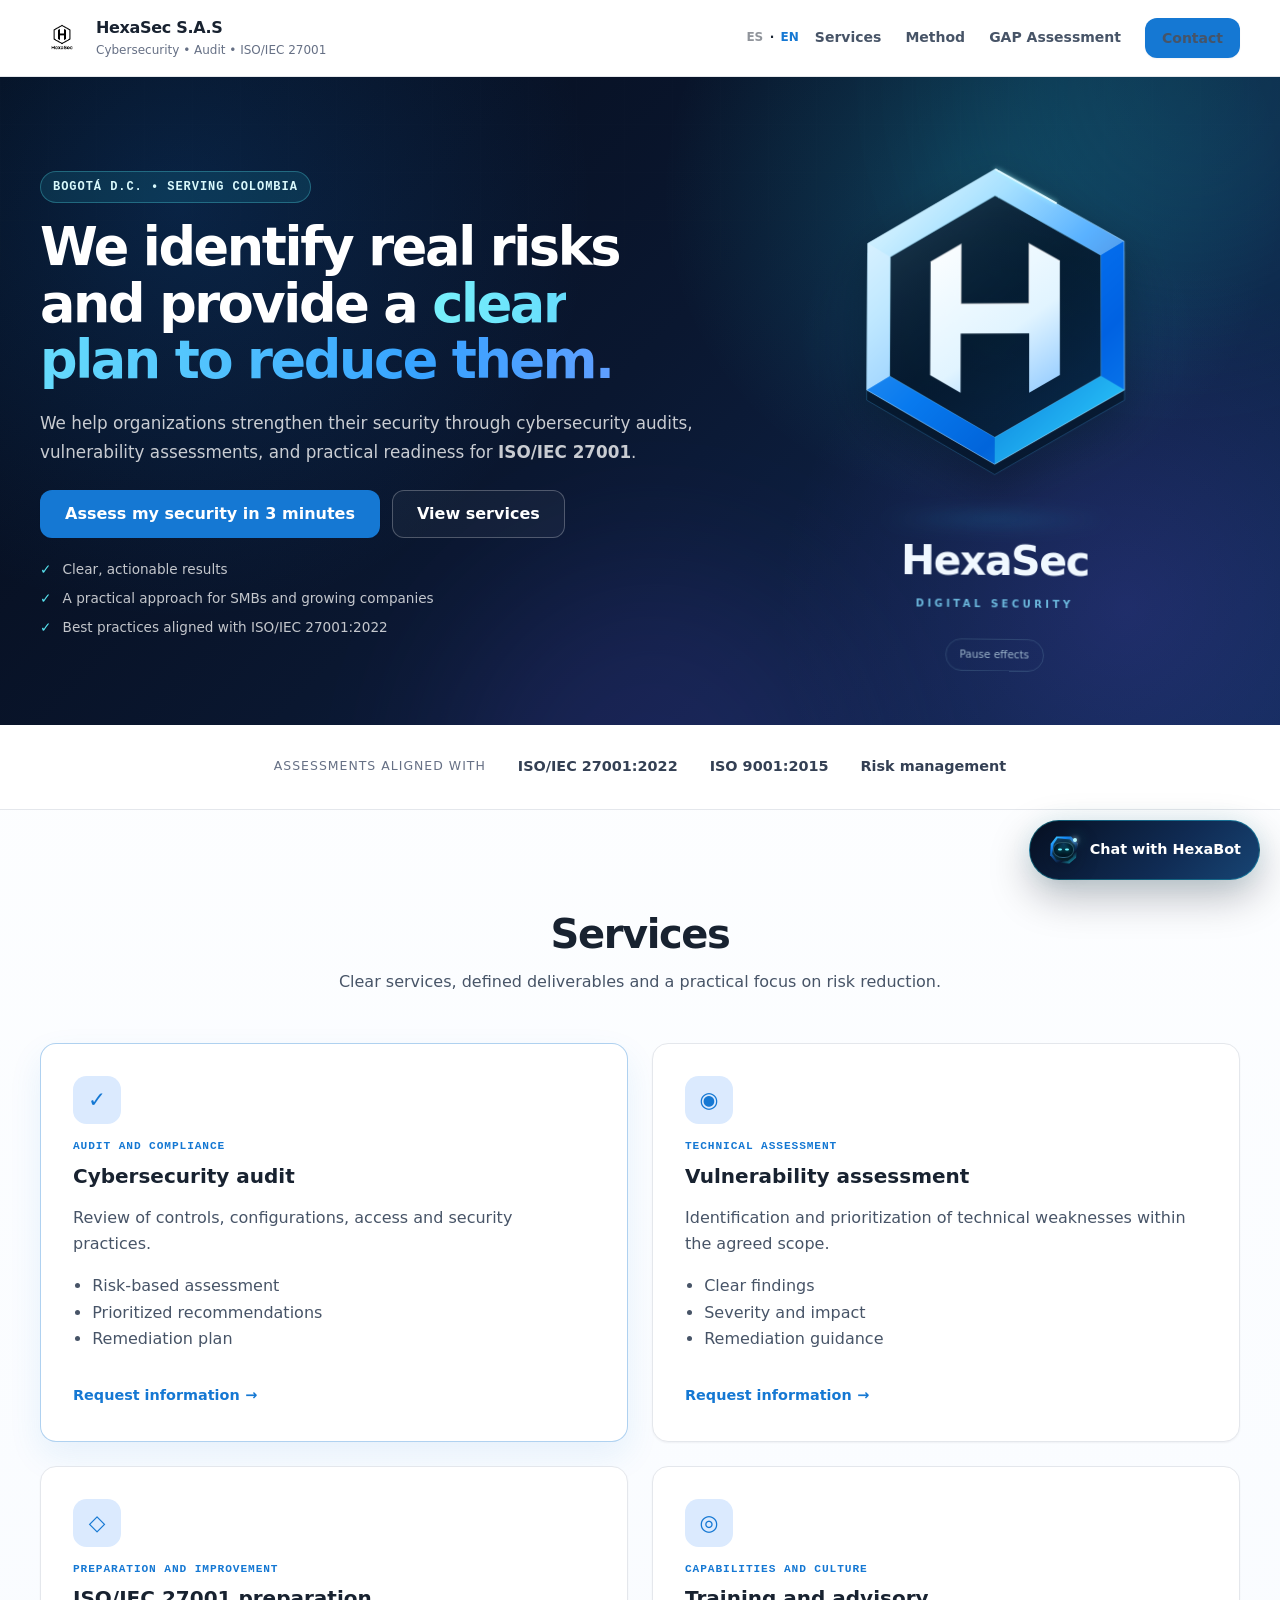
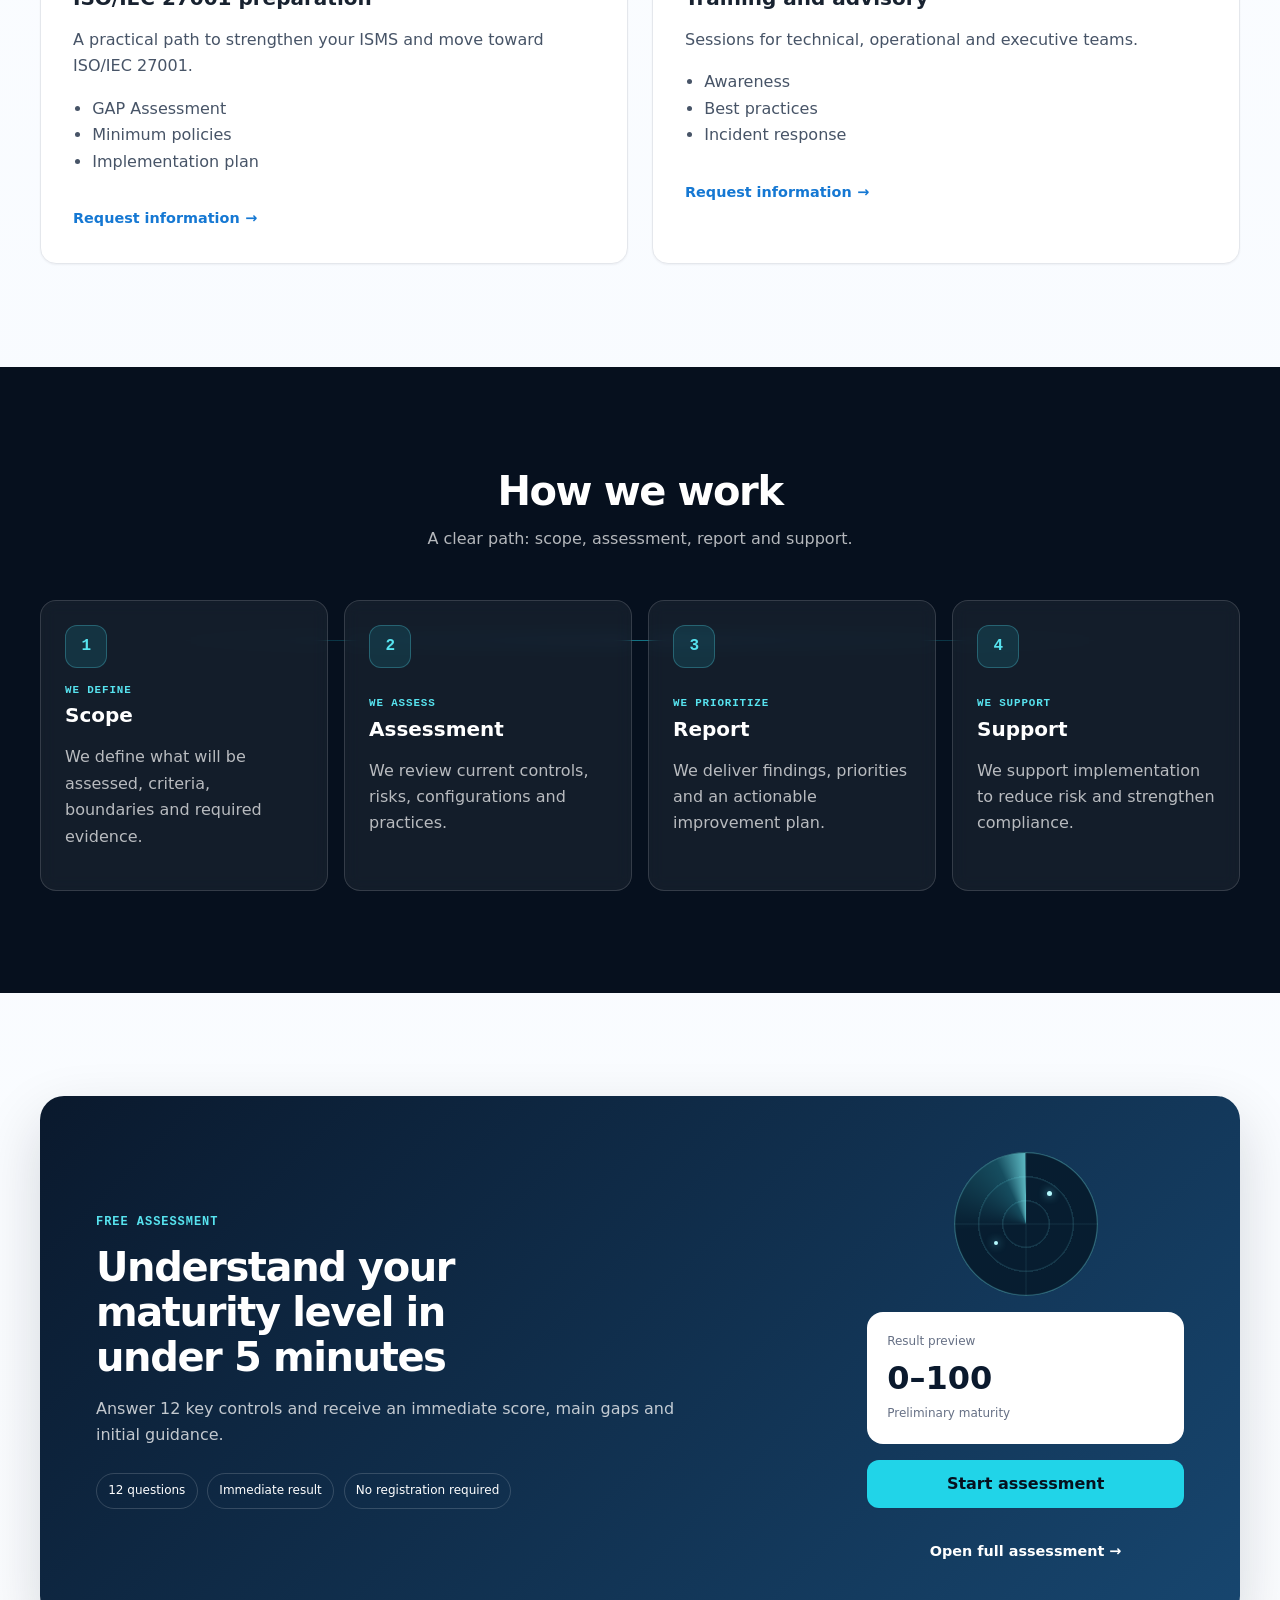
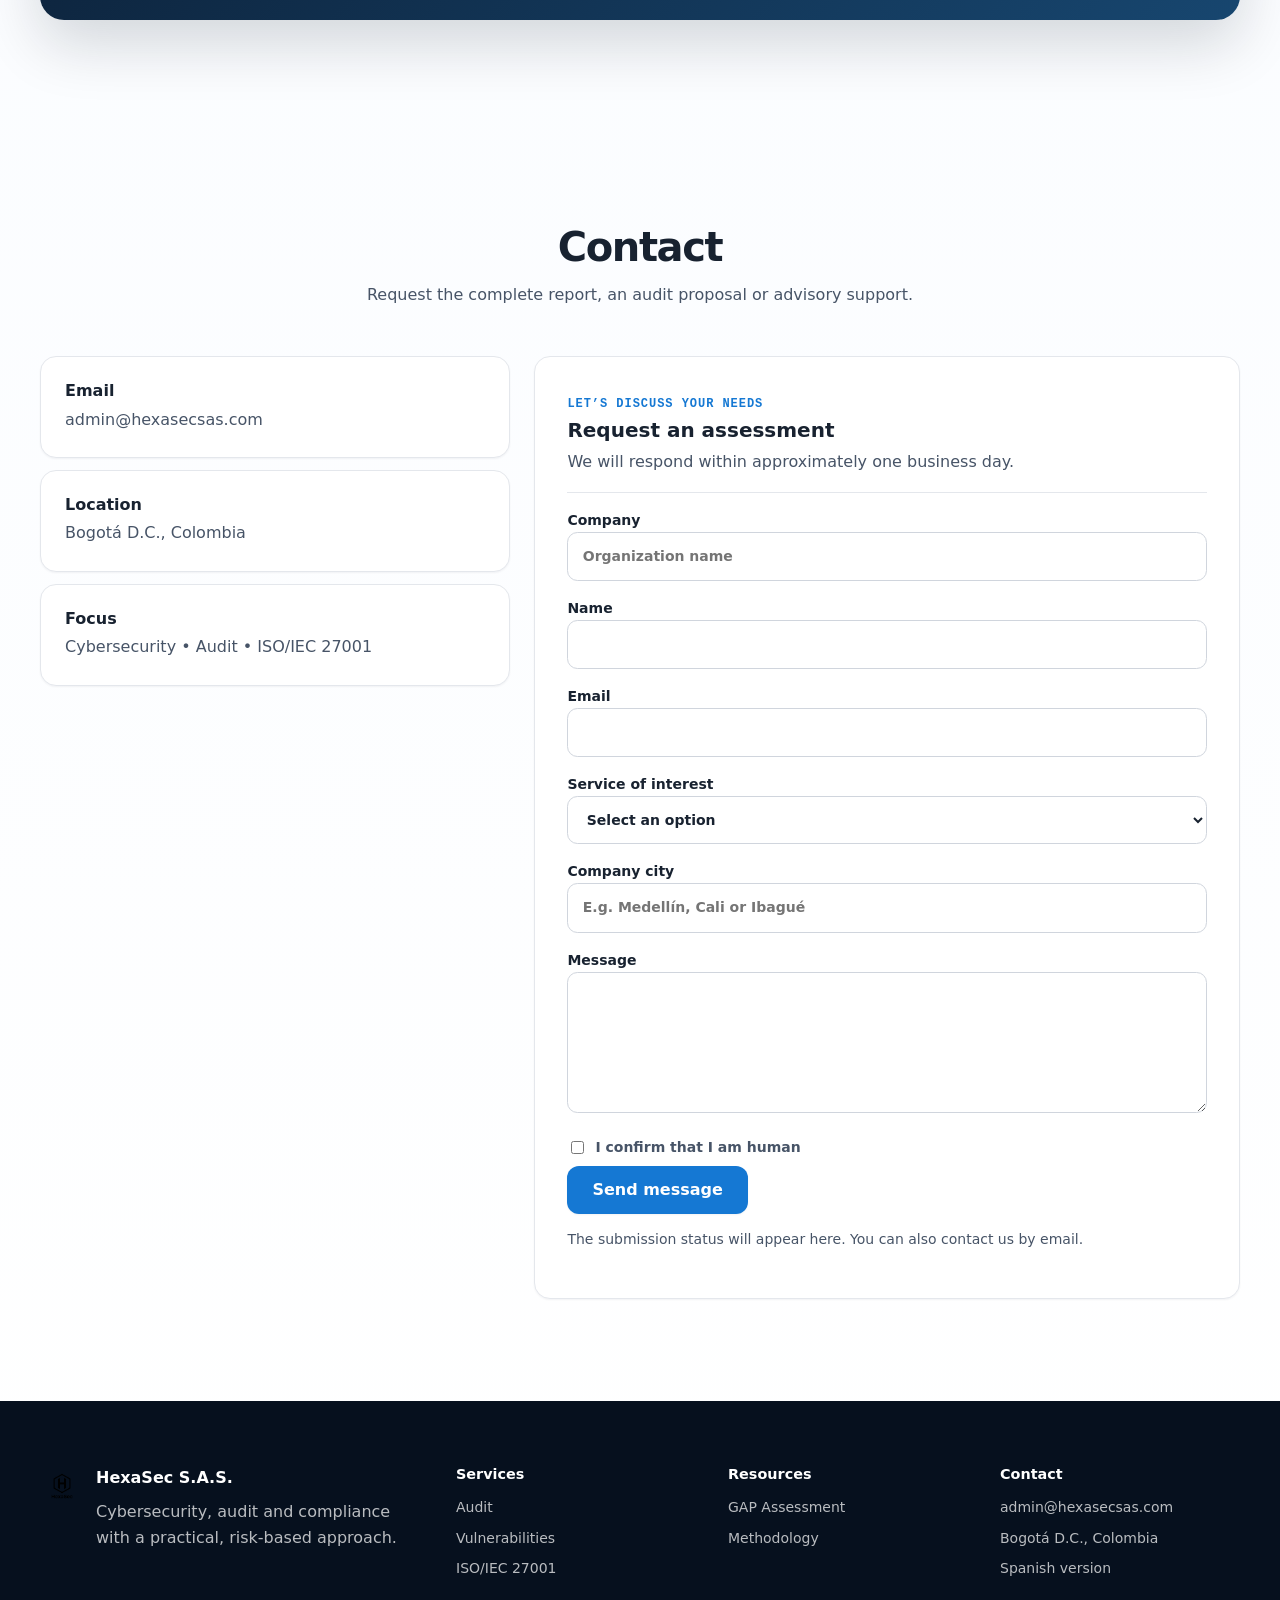
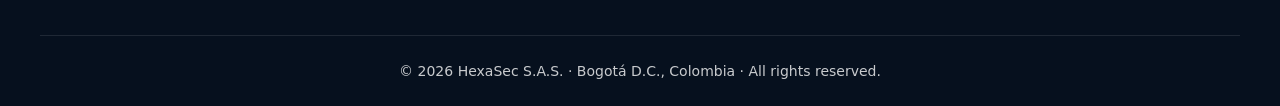
<file: en/index.html>
<!DOCTYPE html>

<html lang="en">
<head>
<meta charset="utf-8"/>
<meta content="width=device-width, initial-scale=1" name="viewport"/>
<meta content="HexaSec S.A.S. - Cybersecurity audits, vulnerability assessments and ISO/IEC 27001 services in Colombia." name="description"/>
<meta content="#050b18" name="theme-color"/>
<title>HexaSec S.A.S. | Cybersecurity and ISO/IEC 27001</title>
<link href="../css/styles.css?v=gap-results1" rel="stylesheet"/>
<link href="../img/favicon.png" rel="icon" type="image/png"/>
<meta content="strict-origin-when-cross-origin" name="referrer"/><link rel="canonical" href="https://hexasecsas.com/en/index.html"/>
<link rel="alternate" hreflang="es" href="https://hexasecsas.com/"/>
<link rel="alternate" hreflang="en" href="https://hexasecsas.com/en/index.html"/>
<link rel="alternate" hreflang="x-default" href="https://hexasecsas.com/"/>
<link rel="stylesheet" href="/css/holographic.css?v=2"/></head>
<body>
<a class="skip-link" href="#contenido">Skip to content</a>
<header class="header">
<div class="container header__inner">
<a aria-label="HexaSec S.A.S. home" class="brand" href="./index.html">
<img alt="Logo HexaSec S.A.S" class="brand__logo" loading="eager" src="../img/H.png"/>
<div class="brand__text">
<div class="brand__name">HexaSec S.A.S</div>
<div class="brand__tag">Cybersecurity • Audit • ISO/IEC 27001</div>
</div>
</a>
<div class="header__right">
<div aria-label="Language selector" class="lang-switch">
<a href="../index.html">ES</a>
<span>·</span>
<a aria-current="page" class="active" href="./index.html">EN</a>
</div>
<button aria-controls="mobileNav" aria-expanded="false" aria-label="Open menu" class="menu-btn" id="menuBtn" type="button">
<span></span>
</button>
<nav aria-label="Primary navigation" class="nav">
<a href="#servicios">Services</a>
<a href="#metodo">Method</a>
<a href="#diagnostico" id="openGapFromNav">GAP Assessment</a>
<a class="btn btn--small nav__contacto btn--motion" href="#contacto">Contact</a>
</nav>
</div>
</div>
<nav aria-label="Mobile menu" class="nav--mobile" hidden="" id="mobileNav">
<a href="#servicios">Services</a>
<a href="#metodo">Method</a>
<a href="#diagnostico" id="openGapFromNavMobile">GAP Assessment</a>
<a class="btn nav__contacto btn--motion" href="#contacto">Contact</a>
</nav>
</header>
<main id="contenido">
<section class="hero hero--premium hero--motion"><span aria-hidden="true" class="hero__orb hero__orb--cyan"></span><span aria-hidden="true" class="hero__orb hero__orb--violet"></span>
<div class="container hero__grid">
<div class="hero__content">
<p class="pill" data-hero-item="1">Bogotá D.C. • Serving Colombia</p>
<h1 data-hero-item="2">We identify real risks and provide a <span class="text-gradient">clear plan to reduce them.</span></h1>
<p class="lead" data-hero-item="3">
          We help organizations strengthen their security through cybersecurity audits, vulnerability assessments,
          and practical readiness for <strong>ISO/IEC 27001</strong>.
        </p>
<div class="hero__actions" data-hero-item="4">
<button class="btn btn--motion" id="openGapModalBtn" type="button">Assess my security in 3 minutes</button>
<a class="btn btn--ghost btn--motion" href="#servicios">View services</a>
</div>
<ul class="checks" data-hero-item="5">
<li>Clear, actionable results</li>
<li>A practical approach for SMBs and growing companies</li>
<li>Best practices aligned with ISO/IEC 27001:2022</li>
</ul>
</div>
<div class="hero__card" data-hero-visual=""><div class="holo-scene" data-motion-scene>
<div class="holo-art" aria-hidden="true"><div class="holo-halo"></div>
<svg class="holo-emblem" viewBox="0 0 400 420" fill="none" xmlns="http://www.w3.org/2000/svg"><defs>
<linearGradient id="emblem-metal" x1="70" y1="65" x2="335" y2="340" gradientUnits="userSpaceOnUse"><stop stop-color="#effbff"/><stop offset=".23" stop-color="#92d8ff"/><stop offset=".48" stop-color="#178dff"/><stop offset=".72" stop-color="#0045bb"/><stop offset="1" stop-color="#42e2ff"/></linearGradient>
<linearGradient id="emblem-light" x1="125" y1="100" x2="270" y2="305" gradientUnits="userSpaceOnUse"><stop stop-color="white"/><stop offset=".55" stop-color="#e1f4ff"/><stop offset="1" stop-color="#76bcff"/></linearGradient>
<linearGradient id="emblem-glass" x1="100" y1="85" x2="290" y2="310" gradientUnits="userSpaceOnUse"><stop stop-color="#a7e4ff" stop-opacity=".12"/><stop offset=".48" stop-color="#042441" stop-opacity=".05"/><stop offset="1" stop-color="#0a3f72" stop-opacity=".4"/></linearGradient></defs>
<path d="m200 39 139 80v160l-139 80-139-80V119Z" fill="#03162a" fill-opacity=".7" stroke="#4bbaff" stroke-opacity=".25"/>
<path d="m200 28 139 80v160l-139 80-139-80V108Zm0 29L86 123v130l114 66 114-66V123Z" fill="url(#emblem-metal)" fill-rule="evenodd"/>
<path d="m200 28 139 80-25 15-114-66-114 66-25-15Z" fill="#c4edff" fill-opacity=".38"/>
<path d="m61 108 25 15v130l-25 15Z" fill="#d9f2ff" fill-opacity=".65"/>
<path d="m339 108-25 15v130l25 15Z" fill="#0069ed" fill-opacity=".8"/>
<path d="m61 268 25-15 114 66v29Z" fill="#0273e9" fill-opacity=".7"/>
<path d="m339 268-25-15-114 66v29Z" fill="#24c8ff" fill-opacity=".65"/>
<path d="m200 57 114 66v130l-114 66-114-66V123Z" fill="url(#emblem-glass)" stroke="#8ce2ff" stroke-opacity=".3"/>
<path d="m130 129 33-19v65h74v-65l33 19v123l-33 19v-64h-74v64l-33-19Z" fill="url(#emblem-light)"/>
<path d="m130 129 33-19v65h74v-65l33 19" stroke="#fff" stroke-opacity=".65" stroke-width="1.5"/>
<path class="holo-trace" d="m200 28 139 80v160l-139 80-139-80V108Z" stroke="#e9fcff" stroke-width="2" pathLength="100" stroke-dasharray="8 92"/>
<path d="m200 28 139 80v160l-139 80-139-80V108Z" stroke="#c7eeff" stroke-opacity=".5"/>
</svg><div class="holo-floor"></div></div>
<div class="holo-wordmark"><strong>HexaSec</strong><span>DIGITAL SECURITY</span></div>
<button type="button" class="holo-pause" aria-pressed="false" data-motion-toggle>Pause effects</button></div></div>
</div>
</section><section aria-label="Frameworks and capabilities" class="trust-bar" data-reveal="">
<div class="container trust-bar__inner"><span>Assessments aligned with</span><strong>ISO/IEC 27001:2022</strong><strong>ISO 9001:2015</strong><strong>Risk management</strong></div>
</section>
<section class="section" id="servicios">
<div class="container">
<h2 data-reveal="">Services</h2>
<p class="muted" data-reveal="">Clear services, defined deliverables and a practical focus on risk reduction.</p>
<div class="grid">
<article class="service service--featured" data-reveal="" style="--reveal-delay:0ms"><div aria-hidden="true" class="service__icon service__icon--shield-check"></div><div class="service__category">AUDIT AND COMPLIANCE</div>
<h3>Cybersecurity audit</h3>
<p>Review of controls, configurations, access and security practices.</p>
<ul>
<li>Risk-based assessment</li>
<li>Prioritized recommendations</li>
<li>Remediation plan</li>
</ul>
<a class="service__link" href="#contacto">Request information <span aria-hidden="true">→</span></a></article>
<article class="service" data-reveal="" style="--reveal-delay:80ms"><div aria-hidden="true" class="service__icon service__icon--radar"></div><div class="service__category">TECHNICAL ASSESSMENT</div>
<h3>Vulnerability assessment</h3>
<p>Identification and prioritization of technical weaknesses within the agreed scope.</p>
<ul>
<li>Clear findings</li>
<li>Severity and impact</li>
<li>Remediation guidance</li>
</ul>
<a class="service__link" href="#contacto">Request information <span aria-hidden="true">→</span></a></article>
<article class="service" data-reveal="" style="--reveal-delay:160ms"><div aria-hidden="true" class="service__icon service__icon--certificate"></div><div class="service__category">PREPARATION AND IMPROVEMENT</div>
<h3>ISO/IEC 27001 preparation</h3>
<p>A practical path to strengthen your ISMS and move toward ISO/IEC 27001.</p>
<ul>
<li>GAP Assessment</li>
<li>Minimum policies</li>
<li>Implementation plan</li>
</ul>
<a class="service__link" href="#contacto">Request information <span aria-hidden="true">→</span></a></article>
<article class="service" data-reveal="" style="--reveal-delay:240ms"><div aria-hidden="true" class="service__icon service__icon--users"></div><div class="service__category">CAPABILITIES AND CULTURE</div>
<h3>Training and advisory</h3>
<p>Sessions for technical, operational and executive teams.</p>
<ul>
<li>Awareness</li>
<li>Best practices</li>
<li>Incident response</li>
</ul>
<a class="service__link" href="#contacto">Request information <span aria-hidden="true">→</span></a></article>
</div>
</div>
</section>
<section class="section section--dark" id="metodo">
<div class="container">
<h2 data-reveal="">How we work</h2>
<p class="muted" data-reveal="">A clear path: scope, assessment, report and support.</p>
<div class="steps" data-reveal="">
<div class="step" data-reveal="">
<div class="step__num">1</div>
<div>
<div class="step__verb">WE DEFINE</div><h3>Scope</h3>
<p>We define what will be assessed, criteria, boundaries and required evidence.</p>
</div>
</div>
<div class="step" data-reveal="">
<div class="step__num">2</div>
<div>
<div class="step__verb">WE ASSESS</div><h3>Assessment</h3>
<p>We review current controls, risks, configurations and practices.</p>
</div>
</div>
<div class="step" data-reveal="">
<div class="step__num">3</div>
<div>
<div class="step__verb">WE PRIORITIZE</div><h3>Report</h3>
<p>We deliver findings, priorities and an actionable improvement plan.</p>
</div>
</div>
<div class="step" data-reveal="">
<div class="step__num">4</div>
<div>
<div class="step__verb">WE SUPPORT</div><h3>Support</h3>
<p>We support implementation to reduce risk and strengthen compliance.</p>
</div>
</div>
</div>
</div>
</section>
<section class="section" id="diagnostico"><div class="container"><div class="gap-banner" data-reveal=""><div><span class="eyebrow">FREE ASSESSMENT</span><h2>Understand your maturity level in under 5 minutes</h2><p>Answer 12 key controls and receive an immediate score, main gaps and initial guidance.</p><div class="gap-banner__meta"><span>12 questions</span><span>Immediate result</span><span>No registration required</span></div></div><div class="gap-banner__action"><div class="holo-radar" aria-hidden="true"><i></i><b></b><span></span></div><div class="mini-score"><span>Result preview</span><strong>0–100</strong><small>Preliminary maturity</small></div><button class="btn btn--accent btn--motion" id="openGapModalBtn2" type="button">Start assessment</button><a class="text-link" href="./gap/index.html">Open full assessment →</a></div></div></div></section>
<section class="section" id="contacto">
<div class="container">
<h2 data-reveal="">Contact</h2>
<p class="muted" data-reveal="">Request the complete report, an audit proposal or advisory support.</p>
<div class="contact">
<div class="contact__info" data-reveal="">
<div class="info-box" data-reveal="">
<h3>Email</h3>
<p><a href="mailto:admin@hexasecsas.com">admin@hexasecsas.com</a></p>
</div>
<div class="info-box" data-reveal="">
<h3>Location</h3>
<p>Bogotá D.C., Colombia</p>
</div>
<div class="info-box" data-reveal="">
<h3>Focus</h3>
<p>Cybersecurity • Audit • ISO/IEC 27001</p>
</div>
</div>
<form action="https://formspree.io/f/xyezodoz" accept-charset="UTF-8" autocomplete="on" class="form" data-reveal="" id="contactForm" method="POST">
<div class="form__intro"><span class="eyebrow">LET’S DISCUSS YOUR NEEDS</span><h3>Request an assessment</h3><p>We will respond within approximately one business day.</p></div><label>Company<input maxlength="120" name="company_name" placeholder="Organization name" type="text"/></label><label>Name
            <input maxlength="80" name="name" required="" type="text"/>
</label>
<label>Email
            <input maxlength="120" name="email" required="" type="email"/>
</label><label>Service of interest<select name="service"><option value="">Select an option</option><option>Cybersecurity audit</option><option>Vulnerability assessment</option><option>ISO/IEC 27001 preparation</option><option>Training and advisory</option></select></label>
<label>Company city<input autocomplete="address-level2" maxlength="100" name="city" placeholder="E.g. Medellín, Cali or Ibagué" type="text"/></label>
<input name="landing_page" type="hidden" value="/en/"/>
<label>Message
            <textarea maxlength="1000" name="message" required="" rows="5"></textarea>
</label>
<input name="request_id" type="hidden" value=""/><input name="form_language" type="hidden" value="en"/><input name="_subject" type="hidden" value="New website request | HexaSec S.A.S."/><input name="source" type="hidden" value="https://hexasecsas.com/en/"/><input autocomplete="off" class="hp-field" name="_gotcha" tabindex="-1" type="text"/>
<input id="gap_score" name="gap_score" type="hidden"/>
<input id="gap_top_gaps" name="gap_top_gaps" type="hidden"/>
<input id="gap_answers" name="gap_answers" type="hidden"/>
<label class="humanRow">
<input id="humanCheck" required="" type="checkbox"/>
            I confirm that I am human
          </label>
<button class="btn btn--motion" type="submit">Send message</button>
<p aria-live="polite" class="small muted" id="formStatus">The submission status will appear here. You can also contact us by email.</p>
</form>
</div>
</div>
</section>
</main>
<footer class="footer"><div class="container footer__grid"><div class="footer__brand"><div class="brand brand--footer"><img alt="" class="brand__logo" src="../img/H.png"/><div><strong>HexaSec S.A.S.</strong><p>Cybersecurity, audit and compliance with a practical, risk-based approach.</p></div></div></div><div><h3>Services</h3><a href="#servicios">Audit</a><a href="#servicios">Vulnerabilities</a><a href="#servicios">ISO/IEC 27001</a></div><div><h3>Resources</h3><a href="./gap/index.html">GAP Assessment</a><a href="#metodo">Methodology</a></div><div><h3>Contact</h3><a href="mailto:admin@hexasecsas.com">admin@hexasecsas.com</a><span>Bogotá D.C., Colombia</span><a href="../index.html">Spanish version</a></div></div><div class="container footer__bottom"><span class="footer__legal">© <span id="year"></span> HexaSec S.A.S. · Bogotá D.C., Colombia · All rights reserved.</span></div></footer>
<div aria-hidden="true" aria-modal="true" class="modal" id="gapModal" role="dialog">
<div class="modal__overlay" data-close="true"></div>
<div aria-label="GAP assessment" class="modal__panel" role="document">
<div class="modal__head">
<div>
<div class="modal__identity"><span aria-hidden="true" class="modal__icon">⌁</span><div><span class="modal__kicker">INTERACTIVE ASSESSMENT</span><strong>Cybersecurity GAP assessment</strong>
<p class="modal__sub">12 key controls • immediate score • improvement priorities</p></div></div>
</div>
<button aria-label="Close" class="modal__close" data-close="true" type="button">✕</button>
</div>
<div class="modal__body">
<form class="gapForm" id="gapFormModal">
<div class="gapGrid" id="gapGridModal"></div>
<div class="gapActions">
<button class="btn btn--motion" type="submit">View result</button>
<button class="btn btn--ghost btn--motion" id="gapResetBtn" type="button">Reset</button>
</div>
<p aria-live="polite" class="small muted" id="gapHintModal"></p>
</form>
<div aria-live="polite" class="gapPreview" hidden="" id="gapPreviewModal">
<div class="gapCard">
<div class="gapTop">
<div>
<div class="gapLabel">Preliminary result</div>
<div class="gapScore"><span id="gapScoreModal">0</span>/100</div>
</div>
<div class="gapBadge" id="gapBadgeModal">Risk</div>
</div>
<p class="gap-summary" id="gapSummaryModal"></p>
<div aria-label="Radar chart" class="radarWrap">
<canvas height="420" id="gapRadarModal" width="520"></canvas>
<div class="gap-note">
              Axes: controls (ID) • Scale 0–100 • N/A is excluded from the average.
            </div>
</div>
<div class="gapTeaser">
<h3 class="gap-findings-title">Main gaps</h3>
<ul id="gapFindingsModal"></ul>
</div>
<div class="gapLock">
<div class="notice" role="note">
<strong>Complete PDF report:</strong> GAP detallado + priorización + plan de acción 30/60/90 días.
            </div>
<a class="btn btn--motion" href="#contacto" id="gapCTAModal">Request complete report</a>
<p class="gap-summary">
              *The sample does not include evidence review or detailed recommendations for each control.
            </p>
</div>
</div>
</div>
</div>
</div>
</div>
<script defer="" src="../js/script-en.js?v=gap-results1"></script>

<!-- HexaBot Widget v24 · animated avatar -->
<div id="hexabot-widget" data-lang="en">
  <button id="hexabot-toggle" type="button" aria-label="Open HexaBot chat" aria-controls="hexabot-panel" aria-expanded="false">
    <span class="hexabot-toggle__avatar" aria-hidden="true"><span class="hexabot-core hexabot-core--toggle"><span class="hexabot-face"><span class="hexabot-eye"></span><span class="hexabot-eye"></span></span><span class="hexabot-core__spark"></span></span></span>
    <span>Chat with HexaBot</span>
  </button>
  <section id="hexabot-panel" aria-hidden="true" aria-label="Chat with HexaBot">
    <header id="hexabot-header">
      <div class="hexabot-header__identity">
        <span class="hexabot-header__mark" aria-hidden="true"><span class="hexabot-core hexabot-core--header"><span class="hexabot-face"><span class="hexabot-eye"></span><span class="hexabot-eye"></span></span><span class="hexabot-core__spark"></span></span></span>
        <div><strong>HexaBot</strong><p>HexaSec S.A.S. · Technical and commercial assistant</p></div>
      </div>
      <div class="hexabot-header__actions">
        <button id="hexabot-clear" type="button" aria-label="New conversation" title="New conversation">↻</button>
        <button id="hexabot-close" type="button" aria-label="Close chat">×</button>
      </div>
    </header>
    <div class="hexabot-presence"><span class="hexabot-presence__dot" aria-hidden="true"></span><span id="hexabot-status" aria-live="polite">Ready to help</span></div>
    <div id="hexabot-messages" class="hexabot-messages" role="log" aria-live="polite" aria-relevant="additions"></div>
    <form id="hexabot-form" class="hexabot-form" autocomplete="off">
      <label class="sr-only" for="hexabot-input">Message for HexaBot</label>
      <textarea id="hexabot-input" rows="1" maxlength="2000" placeholder="Type your message…" aria-label="Message for HexaBot"></textarea>
      <button id="hexabot-send" type="submit" aria-label="Send message"><span aria-hidden="true">➤</span></button>
    </form>
    <p class="hexabot-disclaimer">HexaBot can make mistakes. It does not replace a professional audit or assessment.</p>
  </section>
</div>
<script defer src="../js/hexabot.js?v=24"></script>
<script defer src="/js/contact-form.js?v=3"></script>
<script defer src="/js/holographic.js?v=1"></script></body>
</html>
</file>
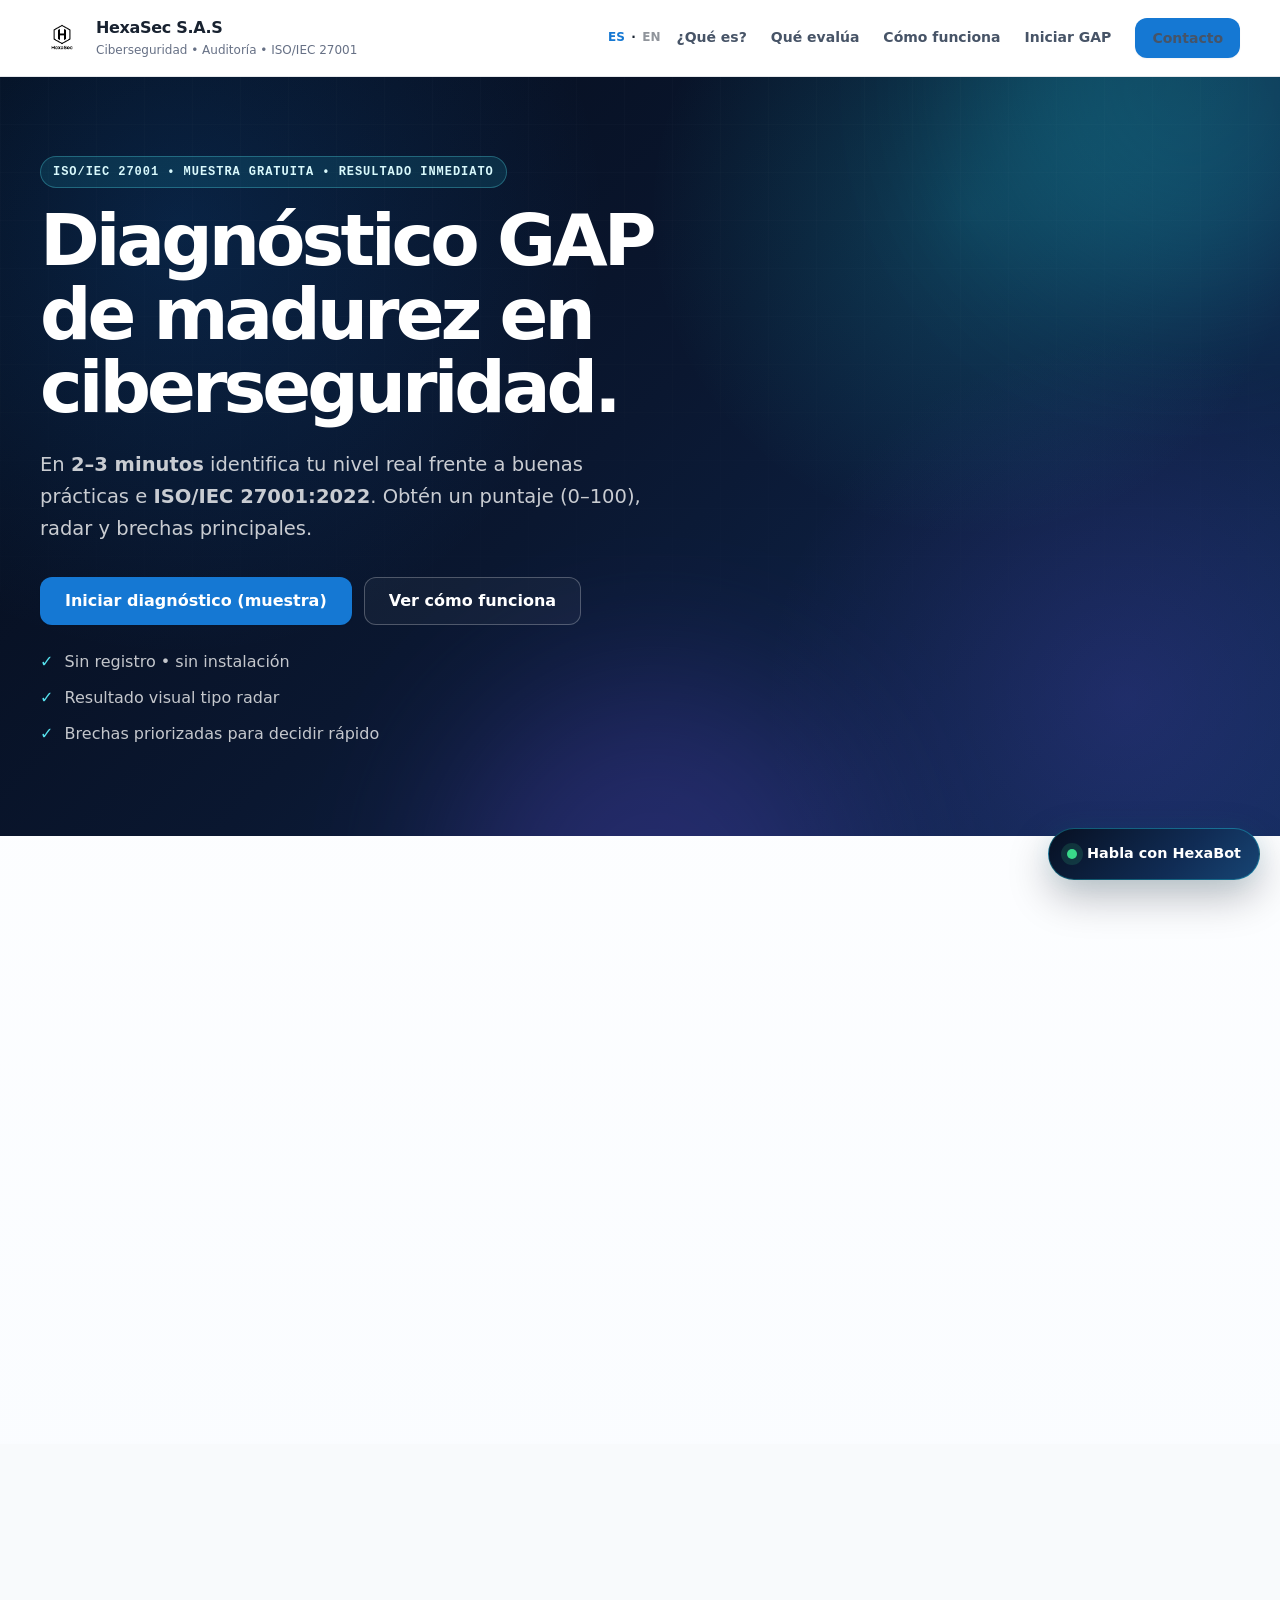
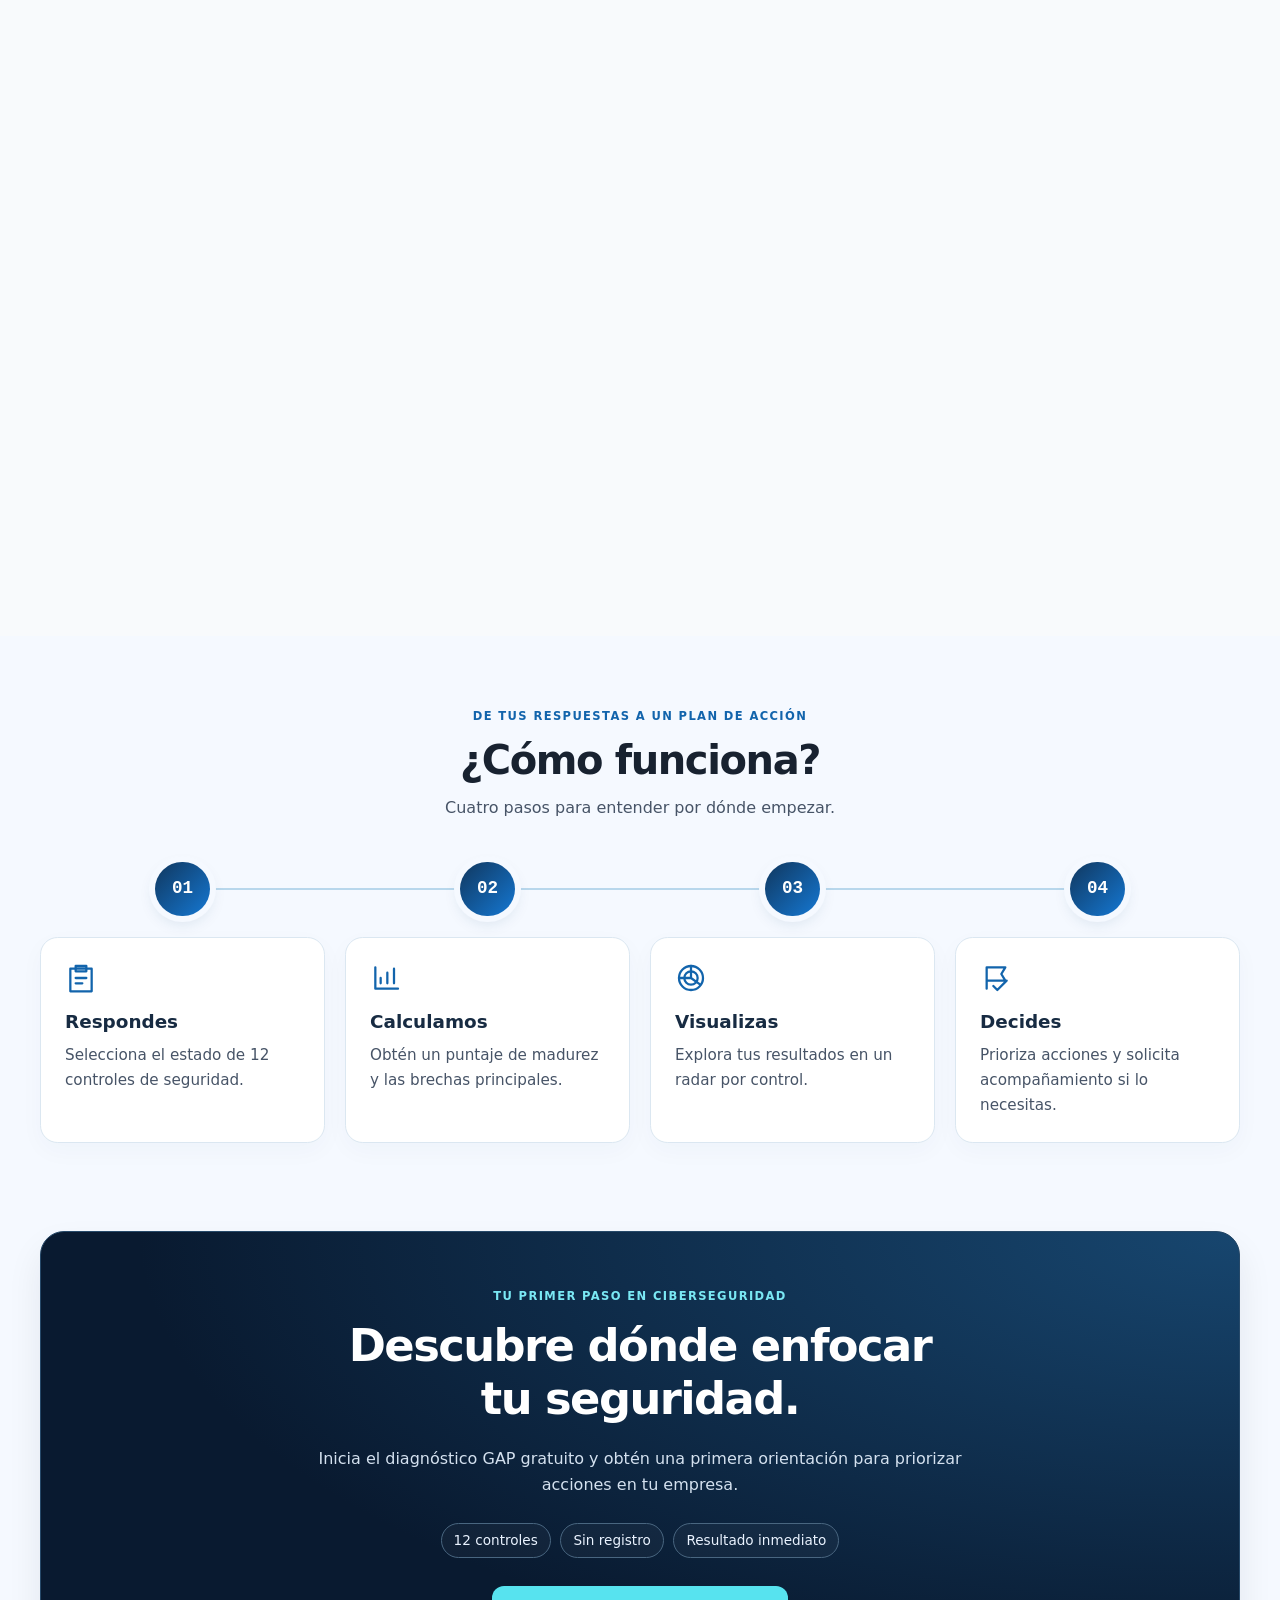
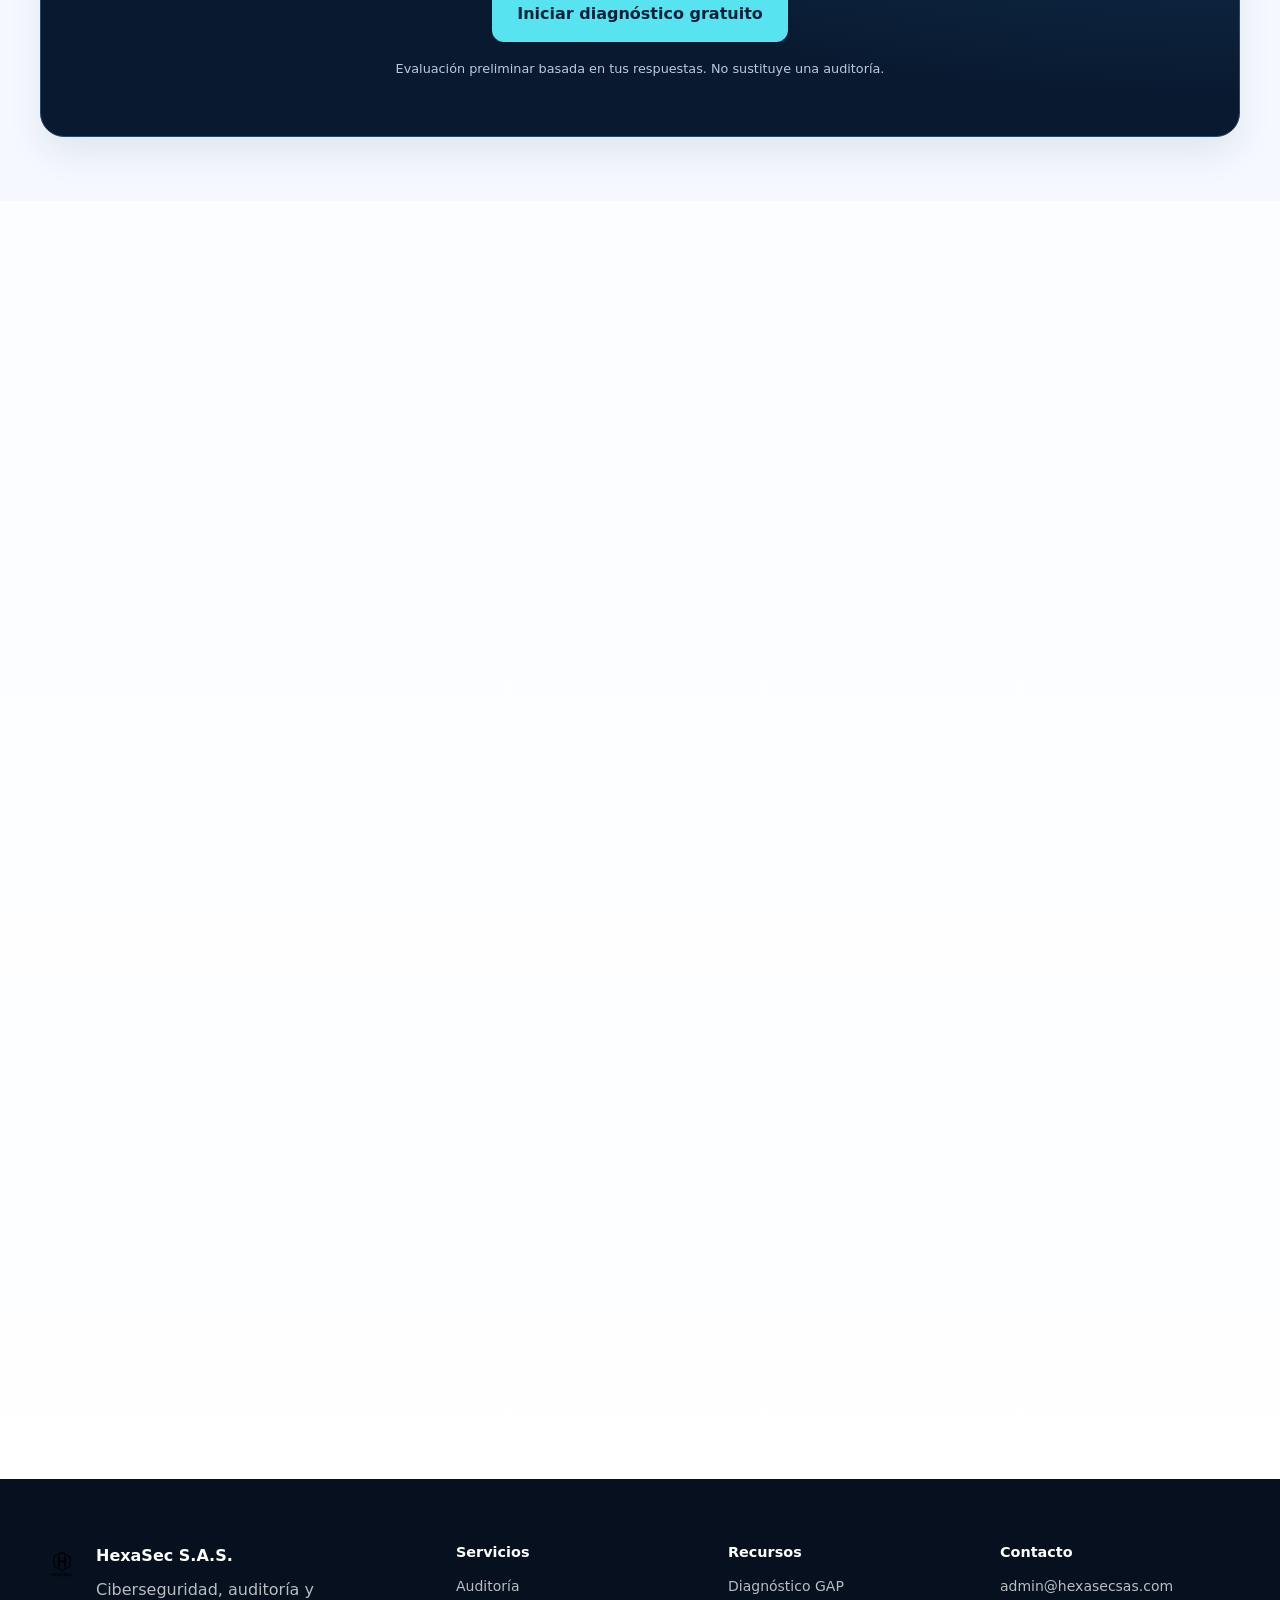
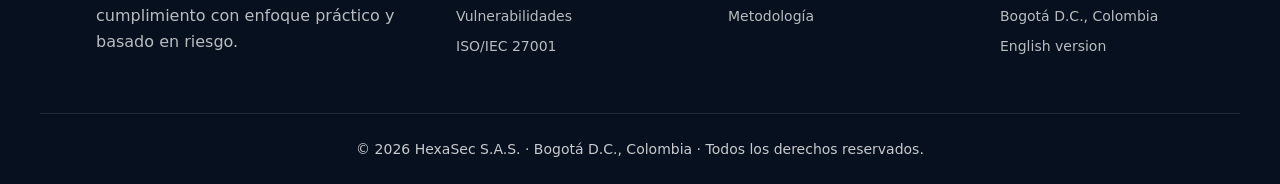
<file: gap/index.html>
<!DOCTYPE html>

<html lang="es">
<head>
<meta charset="utf-8"/>
<meta content="width=device-width, initial-scale=1" name="viewport"/>
<meta content="Diagnóstico GAP (muestra) – Evalúa tu madurez en ciberseguridad frente a ISO/IEC 27001 en minutos. Resultado con gráfico radar y brechas principales." name="description"/>
<meta content="#050b18" name="theme-color"/>
<title>Diagnóstico GAP | HexaSec S.A.S</title>
<meta content="
          default-src 'self';
          img-src 'self' data: https:;
          style-src 'self';
          script-src 'self' https://www.googletagmanager.com https://www.google-analytics.com 'unsafe-inline';
          connect-src 'self' https://chat.hexasecsas.com https://formspree.io https://www.google-analytics.com https://region1.google-analytics.com https://analytics.google.com;
          base-uri 'self';
          form-action 'self' https://formspree.io;
          frame-src https://chat.hexasecsas.com;
          frame-ancestors 'none';
        " http-equiv="Content-Security-Policy"/>
<!-- IMPORTANTE: en /gap/ debes subir un nivel -->
<link href="../css/styles.css?v=gap-results1" rel="stylesheet"/>
<link href="../img/favicon.png" rel="icon" type="image/png"/>
<link href="https://hexasecsas.com/gap/" rel="canonical"/>
<link href="https://hexasecsas.com/gap/" hreflang="es" rel="alternate"/>
<link href="https://hexasecsas.com/en/gap/" hreflang="en" rel="alternate"/>
<!-- Google tag (gtag.js) -->
<script async="" src="https://www.googletagmanager.com/gtag/js?id=G-FD72ZCPBQR"></script>
<script>
    window.dataLayer = window.dataLayer || [];
    function gtag(){dataLayer.push(arguments);}
    gtag('js', new Date());
    gtag('config', 'G-FD72ZCPBQR');
  </script>
<meta content="strict-origin-when-cross-origin" name="referrer"/><link rel="canonical" href="https://hexasecsas.com/gap/index.html"/>
<link rel="alternate" hreflang="es" href="https://hexasecsas.com/gap/index.html"/>
<link rel="alternate" hreflang="en" href="https://hexasecsas.com/en/gap/index.html"/>
<link rel="alternate" hreflang="x-default" href="https://hexasecsas.com/gap/index.html"/>
<link rel="stylesheet" href="/css/gap-page.css?v=20260929"/>
</head>
<body>
<a class="skip-link" href="#contenido">Saltar al contenido</a>
<!-- HEADER (mismo patrón que tu home, con rutas ajustadas) -->
<header class="header">
<div class="container header__inner">
<!-- Brand: vuelve al home -->
<a aria-label="HexaSec S.A.S" class="brand" href="../index.html">
<img alt="Logo HexaSec S.A.S" class="brand__logo" loading="eager" src="../img/H.png"/>
<div class="brand__text">
<div class="brand__name">HexaSec S.A.S</div>
<div class="brand__tag">Ciberseguridad • Auditoría • ISO/IEC 27001</div>
</div>
</a>
<div class="header__right">
<!-- Idioma: ES se queda en /gap/, EN va a /en/gap/ -->
<div aria-label="Selector de idioma" class="lang-switch">
<a aria-current="page" class="active" href="./index.html">ES</a>
<span>·</span>
<a href="../en/gap/index.html">EN</a>
</div>
<!-- Botón hamburguesa (móvil) -->
<button aria-expanded="false" aria-label="Abrir menú" class="menu-btn" id="menuBtn" type="button">
<span></span>
</button>
<!-- Nav desktop -->
<nav aria-label="Navegación principal" class="nav">
<a href="#que-es">¿Qué es?</a>
<a href="#que-evalua">Qué evalúa</a>
<a href="#como-funciona">Cómo funciona</a>
<a href="#diagnostico" id="openGapFromNav">Iniciar GAP</a>
<a class="btn btn--small nav__contacto btn--motion" href="#contacto">Contacto</a>
</nav>
</div>
</div>
<!-- Drawer móvil -->
<nav aria-label="Menú móvil" class="nav--mobile" hidden="" id="mobileNav">
<a href="#que-es">¿Qué es?</a>
<a href="#que-evalua">Qué evalúa</a>
<a href="#como-funciona">Cómo funciona</a>
<a href="#diagnostico" id="openGapFromNavMobile">Iniciar GAP</a>
<a class="btn nav__contacto btn--motion" href="#contacto">Contacto</a>
</nav>
</header>
<main class="gap-page" id="contenido">
<!-- HERO -->
<section class="hero hero--motion"><span aria-hidden="true" class="hero__orb hero__orb--cyan"></span><span aria-hidden="true" class="hero__orb hero__orb--violet"></span>
<div class="container hero__grid">
<div class="hero__content">
<p class="pill" data-hero-item="1">ISO/IEC 27001 • Muestra gratuita • Resultado inmediato</p>
<h1 data-hero-item="2">Diagnóstico GAP de madurez en ciberseguridad.</h1>
<p class="lead" data-hero-item="3">
            En <strong>2–3 minutos</strong> identifica tu nivel real frente a buenas prácticas e
            <strong>ISO/IEC 27001:2022</strong>. Obtén un puntaje (0–100), radar y brechas principales.
          </p>
<div class="hero__actions" data-hero-item="4">
<button class="btn btn--motion" id="openGapModalBtn" type="button">Iniciar diagnóstico (muestra)</button>
<a class="btn btn--ghost btn--motion" href="#como-funciona">Ver cómo funciona</a>
</div>
<ul aria-label="Beneficios" class="checks" data-hero-item="5">
<li>Sin registro • sin instalación</li>
<li>Resultado visual tipo radar</li>
<li>Brechas priorizadas para decidir rápido</li>
</ul>
</div>
<!-- Card derecha (confianza / propuesta) -->
<div aria-label="Tarjeta de valor" class="hero__card" data-hero-visual="">
<div class="card" data-reveal="">
<h2 class="card__title">¿Qué obtienes?</h2>
<p class="card__text">
              Una lectura clara para priorizar controles críticos: accesos, backups, vulnerabilidades,
              configuración segura y continuidad.
            </p>
<div aria-label="Puntos clave" class="stats">
<div class="stat" data-reveal="">
<div class="stat__label">Tiempo</div>
<div class="stat__value">2–3 minutos</div>
</div>
<div class="stat" data-reveal="">
<div class="stat__label">Salida</div>
<div class="stat__value">Puntaje + Radar</div>
</div>
<div class="stat" data-reveal="">
<div class="stat__label">Enfoque</div>
<div class="stat__value">Riesgo &amp; cumplimiento</div>
</div>
</div>
<div class="notice" role="note">
<strong>Tip:</strong> Si quieres, luego te entregamos el informe completo con plan 30/60/90 días.
            </div>
</div>
</div>
</div>
</section>
<!-- ¿QUÉ ES? -->
<section class="section" id="que-es">
<div class="container">
<h2 data-reveal="">¿Qué es un Diagnóstico GAP?</h2>
<p class="muted" data-reveal="">
          Un GAP identifica la diferencia entre lo que tu organización <strong>debería tener</strong>
          (buenas prácticas / ISO/IEC 27001) y lo que <strong>realmente tiene</strong> hoy.
        </p>
<div class="grid">
<article class="service" data-reveal="" style="--reveal-delay:0ms">
<h3>Claridad</h3>
<p>Te muestra dónde estás fuerte y dónde estás expuesto.</p>
<ul>
<li>Madurez 0–100</li>
<li>Brechas más críticas</li>
<li>Lenguaje simple para negocio</li>
</ul>
</article>
<article class="service" data-reveal="" style="--reveal-delay:80ms">
<h3>Prioridad</h3>
<p>Enfoca el esfuerzo en lo que más reduce riesgo.</p>
<ul>
<li>Accesos, backups, vulnerabilidades</li>
<li>Quick wins</li>
<li>Ruta de mejora por fases</li>
</ul>
</article>
</div>
</div>
</section>
<!-- QUÉ EVALÚA -->
<section class="section section--alt" id="que-evalua">
<div class="container">
<h2 data-reveal="">¿Qué evalúa esta muestra?</h2>
<p class="muted" data-reveal="">
          12 controles clave alineados a prácticas de ISO/IEC 27001:2022 (enfoque práctico para micro, pymes y empresas en crecimiento).
        </p>
<div class="grid">
<article class="service" data-reveal="" style="--reveal-delay:160ms">
<h3>Gobierno</h3>
<ul>
<li>Políticas mínimas de seguridad</li>
<li>Roles y responsabilidades</li>
<li>Inventario de activos</li>
</ul>
</article>
<article class="service" data-reveal="" style="--reveal-delay:240ms">
<h3>Accesos</h3>
<ul>
<li>Control de acceso por rol</li>
<li>MFA / autenticación</li>
<li>Seguridad en nube (si aplica)</li>
</ul>
</article>
<article class="service" data-reveal="" style="--reveal-delay:0ms">
<h3>Resiliencia</h3>
<ul>
<li>Continuidad TIC (RTO/RPO)</li>
<li>Backups 3-2-1 y pruebas</li>
<li>Concienciación del personal</li>
</ul>
</article>
<article class="service" data-reveal="" style="--reveal-delay:80ms">
<h3>Protección</h3>
<ul>
<li>Anti-malware / EDR</li>
<li>Gestión de vulnerabilidades</li>
<li>Configuración segura (hardening)</li>
</ul>
</article>
</div>
</div>
</section>
<!-- CÓMO FUNCIONA -->
<section class="section gap-process" id="como-funciona"><div class="container"><span class="gap-kicker">DE TUS RESPUESTAS A UN PLAN DE ACCIÓN</span><h2>¿Cómo funciona?</h2><p class="gap-process__intro">Cuatro pasos para entender por dónde empezar.</p><ol class="gap-journey"><li class="gap-journey__step"><div class="gap-journey__node"><span class="gap-journey__number">01</span></div><div class="gap-journey__card"><svg aria-hidden="true" viewBox="0 0 24 24" class="gap-journey__icon"><path d="M8 5h12v17H4V5h4M8 3h8v4H8zM8 12h8M8 16h5"/></svg><h3>Respondes</h3><p>Selecciona el estado de 12 controles de seguridad.</p></div></li><li class="gap-journey__step"><div class="gap-journey__node"><span class="gap-journey__number">02</span></div><div class="gap-journey__card"><svg aria-hidden="true" viewBox="0 0 24 24" class="gap-journey__icon"><path d="M4 20V4M4 20h17M8 16v-4M13 16V8M18 16V5"/></svg><h3>Calculamos</h3><p>Obtén un puntaje de madurez y las brechas principales.</p></div></li><li class="gap-journey__step"><div class="gap-journey__node"><span class="gap-journey__number">03</span></div><div class="gap-journey__card"><svg aria-hidden="true" viewBox="0 0 24 24" class="gap-journey__icon"><circle cx="12" cy="12" r="9"/><circle cx="12" cy="12" r="5"/><path d="M12 3v9l7 5M3 12h9"/></svg><h3>Visualizas</h3><p>Explora tus resultados en un radar por control.</p></div></li><li class="gap-journey__step"><div class="gap-journey__node"><span class="gap-journey__number">04</span></div><div class="gap-journey__card"><svg aria-hidden="true" viewBox="0 0 24 24" class="gap-journey__icon"><path d="M5 20V4M5 4h14l-3 5 3 5H5M10 18l3 3 7-7"/></svg><h3>Decides</h3><p>Prioriza acciones y solicita acompañamiento si lo necesitas.</p></div></li></ol></div></section>
<!-- CTA / INICIAR -->
<section class="section gap-start" id="diagnostico"><div class="container"><div class="gap-start__panel"><span class="gap-kicker">TU PRIMER PASO EN CIBERSEGURIDAD</span><h2>Descubre dónde enfocar<br/>tu seguridad.</h2><p>Inicia el diagnóstico GAP gratuito y obtén una primera orientación para priorizar acciones en tu empresa.</p><ul class="gap-start__benefits"><li>12 controles</li><li>Sin registro</li><li>Resultado inmediato</li></ul><div class="gap-start__action"><button class="btn btn--motion" id="openGapModalBtn2" type="button">Iniciar diagnóstico gratuito</button></div><p class="gap-start__note">Evaluación preliminar basada en tus respuestas. No sustituye una auditoría.</p></div></div></section>
<!-- CONTACTO (reusa tu Formspree + hidden fields GAP) -->
<section class="section" id="contacto">
<div class="container">
<h2 data-reveal="">Contacto</h2>
<p class="muted" data-reveal="">Si quieres el informe completo (PDF) y plan 30/60/90 días, escríbenos.</p>
<div class="contact">
<div class="contact__info" data-reveal="">
<div class="info-box" data-reveal="">
<h3>Correo</h3>
<p><a href="mailto:admin@hexasecsas.com">admin@hexasecsas.com</a></p>
</div>
<div class="info-box" data-reveal="">
<h3>Ubicación</h3>
<p>Bogotá D.C., Colombia</p>
</div>
<div class="info-box" data-reveal="">
<h3>Horario</h3>
<p>Lun–Vie: 8:00–18:00</p>
</div>
</div>
<form action="https://formspree.io/f/xyezodoz" accept-charset="UTF-8" autocomplete="on" class="form" data-reveal="" id="contactForm" method="POST">
<div class="form__intro"><span class="eyebrow">HABLEMOS DE TU NECESIDAD</span><h3>Solicita una evaluación</h3><p>Te responderemos en un plazo estimado de un día hábil.</p></div><label>Empresa<input maxlength="120" name="company_name" placeholder="Nombre de la organización" type="text"/></label><label>Nombre
            <input maxlength="80" name="name" required="" type="text"/>
</label>
<label>Correo
            <input maxlength="120" name="email" required="" type="email"/>
</label><label>Servicio de interés<select name="service"><option value="">Selecciona una opción</option><option>Auditoría de ciberseguridad</option><option>Análisis de vulnerabilidades</option><option>Preparación ISO/IEC 27001</option><option>Capacitación y asesoría</option></select></label>
<label>Ciudad de la empresa<input autocomplete="address-level2" maxlength="100" name="city" placeholder="Ej. Medellín, Cali o Ibagué" type="text"/></label>
<input name="landing_page" type="hidden" value="/gap/"/>
<label>Mensaje
            <textarea maxlength="1000" name="message" required="" rows="5"></textarea>
</label>
<input name="request_id" type="hidden" value=""/><input name="form_language" type="hidden" value="es"/><input name="_subject" type="hidden" value="Nueva solicitud desde el diagnóstico GAP | HexaSec S.A.S."/><input name="source" type="hidden" value="https://hexasecsas.com/gap/"/><input autocomplete="off" class="hp-field" name="_gotcha" tabindex="-1" type="text"/>
<input id="gap_score" name="gap_score" type="hidden"/>
<input id="gap_top_gaps" name="gap_top_gaps" type="hidden"/>
<input id="gap_answers" name="gap_answers" type="hidden"/>
<label class="humanRow">
<input id="humanCheck" required="" type="checkbox"/>
            Confirmo que soy humano
          </label>
<button class="btn btn--motion" type="submit">Enviar mensaje</button>
<p aria-live="polite" class="small muted" id="formStatus">El estado del envío aparecerá aquí. También puedes contactarnos por correo.</p>
</form>
</div>
</div>
</section>
</main>
<footer class="footer"><div class="container footer__grid"><div class="footer__brand"><div class="brand brand--footer"><img alt="" class="brand__logo" src="/img/H.png"/><div><strong>HexaSec S.A.S.</strong><p>Ciberseguridad, auditoría y cumplimiento con enfoque práctico y basado en riesgo.</p></div></div></div><div><h3>Servicios</h3><a href="/auditoria-ciberseguridad/">Auditoría</a><a href="/analisis-vulnerabilidades/">Vulnerabilidades</a><a href="/consultoria-iso-27001/">ISO/IEC 27001</a></div><div><h3>Recursos</h3><a href="/gap/index.html">Diagnóstico GAP</a><a href="/#metodo">Metodología</a></div><div><h3>Contacto</h3><a href="mailto:admin@hexasecsas.com">admin@hexasecsas.com</a><span>Bogotá D.C., Colombia</span><a href="/en/index.html">English version</a></div></div><div class="container footer__bottom"><span class="footer__legal">© <span id="year"></span> HexaSec S.A.S. · Bogotá D.C., Colombia · Todos los derechos reservados.</span></div></footer>
<!-- MODAL DIAGNOSTICO GAP (MISMO QUE TU HOME) -->
<div aria-hidden="true" aria-modal="true" class="modal" id="gapModal" role="dialog">
<div class="modal__overlay" data-close="true"></div>
<div aria-label="Diagnóstico GAP (muestra)" class="modal__panel" role="document">
<div class="modal__head">
<div>
<div class="modal__identity"><span aria-hidden="true" class="modal__icon">⌁</span><div><span class="modal__kicker">EVALUACIÓN INTERACTIVA</span><div class="modal__title">Diagnóstico GAP (muestra)</div>
<div class="modal__sub">12 controles clave • resultado inmediato • prioridades de mejora</div></div></div>
</div>
<button aria-label="Cerrar" class="modal__close" data-close="true" type="button">✕</button>
</div>
<div class="modal__body">
<form class="gapForm" id="gapFormModal">
<div class="gapGrid" id="gapGridModal"></div>
<div class="gapActions">
<button class="btn btn--motion" type="submit">Ver resultado</button>
<button class="btn btn--ghost btn--motion" id="gapResetBtn" type="button">Reiniciar</button>
</div>
<p aria-live="polite" class="small muted" id="gapHintModal"></p>
</form>
<div aria-live="polite" class="gapPreview" hidden="" id="gapPreviewModal">
<div class="gapCard">
<div class="gapTop">
<div>
<div class="gapLabel">Resultado preliminar</div>
<div class="gapScore"><span id="gapScoreModal">0</span>/100</div>
</div>
<div class="gapBadge" id="gapBadgeModal">Riesgo</div>
</div>
<p class="gap-summary" id="gapSummaryModal"></p>
<div aria-label="Gráfico de araña" class="radarWrap">
<canvas height="420" id="gapRadarModal" width="520"></canvas>
<div class="gap-note">
                Ejes: controles (ID) • Escala 0–100 • N/A se excluye del promedio.
              </div>
</div>
<div class="gapTeaser">
<h3 class="gap-findings-title">Brechas principales (muestra)</h3>
<ul id="gapFindingsModal"></ul>
</div>
<div class="gapLock">
<div class="notice" role="note">
<strong>Informe completo (PDF):</strong> GAP detallado + priorización + plan de acción 30/60/90 días.
              </div>
<a class="btn btn--motion" href="#contacto" id="gapCTAModal">Solicitar cotización para ver el informe completo</a>
<p class="gap-summary">
                *La muestra no incluye evidencias ni recomendaciones detalladas por control.
              </p>
</div>
</div>
</div>
</div>
</div>
</div>
<!-- IMPORTANTE: en /gap/ debes subir un nivel -->
<script defer="" src="../js/script.js?v=gap-results1"></script>

<!-- HexaBot Widget v22 -->
<div id="hexabot-widget" data-lang="es">
  <button id="hexabot-toggle" type="button" aria-label="Abrir chat de HexaBot" aria-controls="hexabot-panel" aria-expanded="false">
    <span class="hexabot-dot" aria-hidden="true"></span>
    <span>Habla con HexaBot</span>
  </button>
  <section id="hexabot-panel" aria-hidden="true" aria-label="Chat con HexaBot">
    <header id="hexabot-header">
      <div class="hexabot-header__identity">
        <span class="hexabot-header__mark" aria-hidden="true">H</span>
        <div><strong>HexaBot</strong><p>HexaSec S.A.S. · Asistente técnico y comercial</p></div>
      </div>
      <div class="hexabot-header__actions">
        <button id="hexabot-clear" type="button" aria-label="Nueva conversación" title="Nueva conversación">↻</button>
        <button id="hexabot-close" type="button" aria-label="Cerrar chat">×</button>
      </div>
    </header>
    <div class="hexabot-presence"><span class="hexabot-presence__dot" aria-hidden="true"></span><span id="hexabot-status" aria-live="polite">Listo para ayudarte</span></div>
    <div id="hexabot-messages" class="hexabot-messages" role="log" aria-live="polite" aria-relevant="additions"></div>
    <form id="hexabot-form" class="hexabot-form" autocomplete="off">
      <label class="sr-only" for="hexabot-input">Mensaje para HexaBot</label>
      <textarea id="hexabot-input" rows="1" maxlength="2000" placeholder="Escribe tu mensaje…" aria-label="Mensaje para HexaBot"></textarea>
      <button id="hexabot-send" type="submit" aria-label="Enviar mensaje"><span aria-hidden="true">➤</span></button>
    </form>
    <p class="hexabot-disclaimer">HexaBot puede cometer errores. No sustituye una auditoría o evaluación profesional.</p>
  </section>
</div>
<script defer src="../js/hexabot.js?v=24"></script>
<script defer src="/js/contact-form.js?v=3"></script>
</body>
</html>
</file>
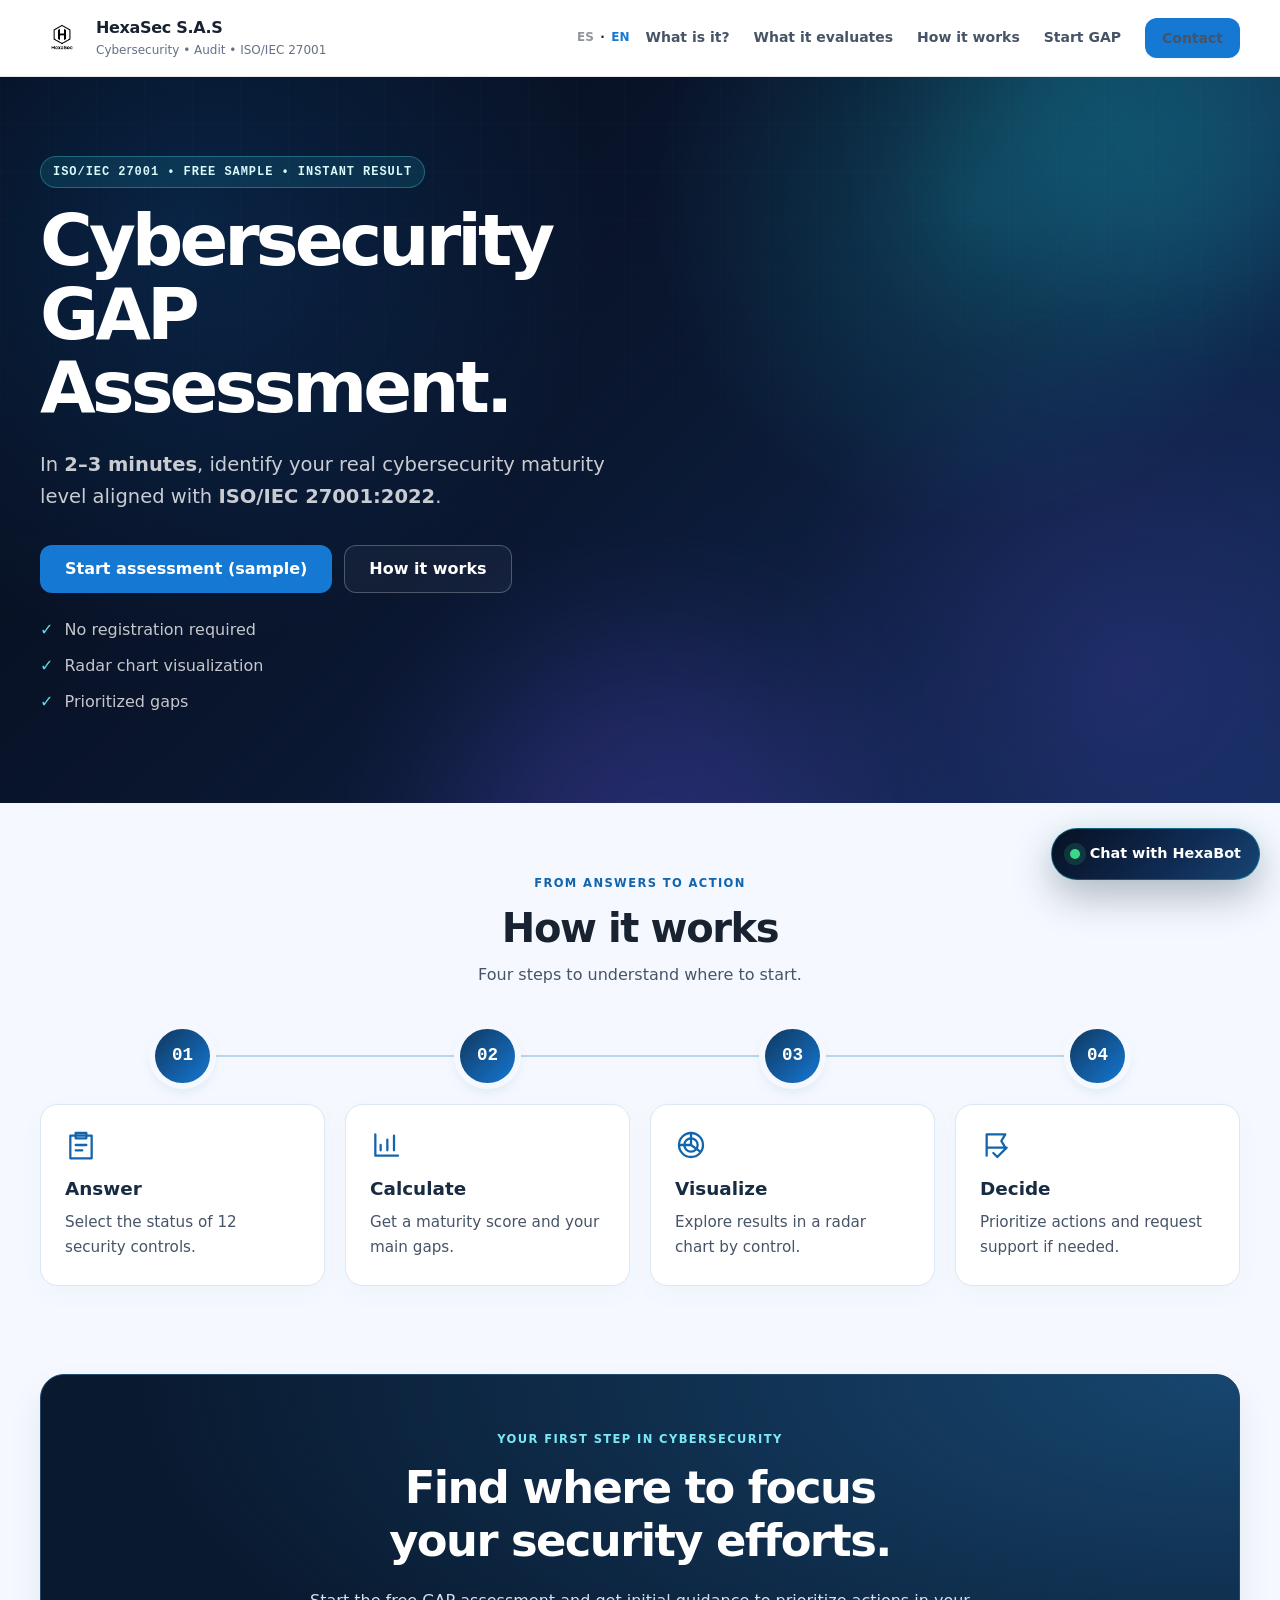
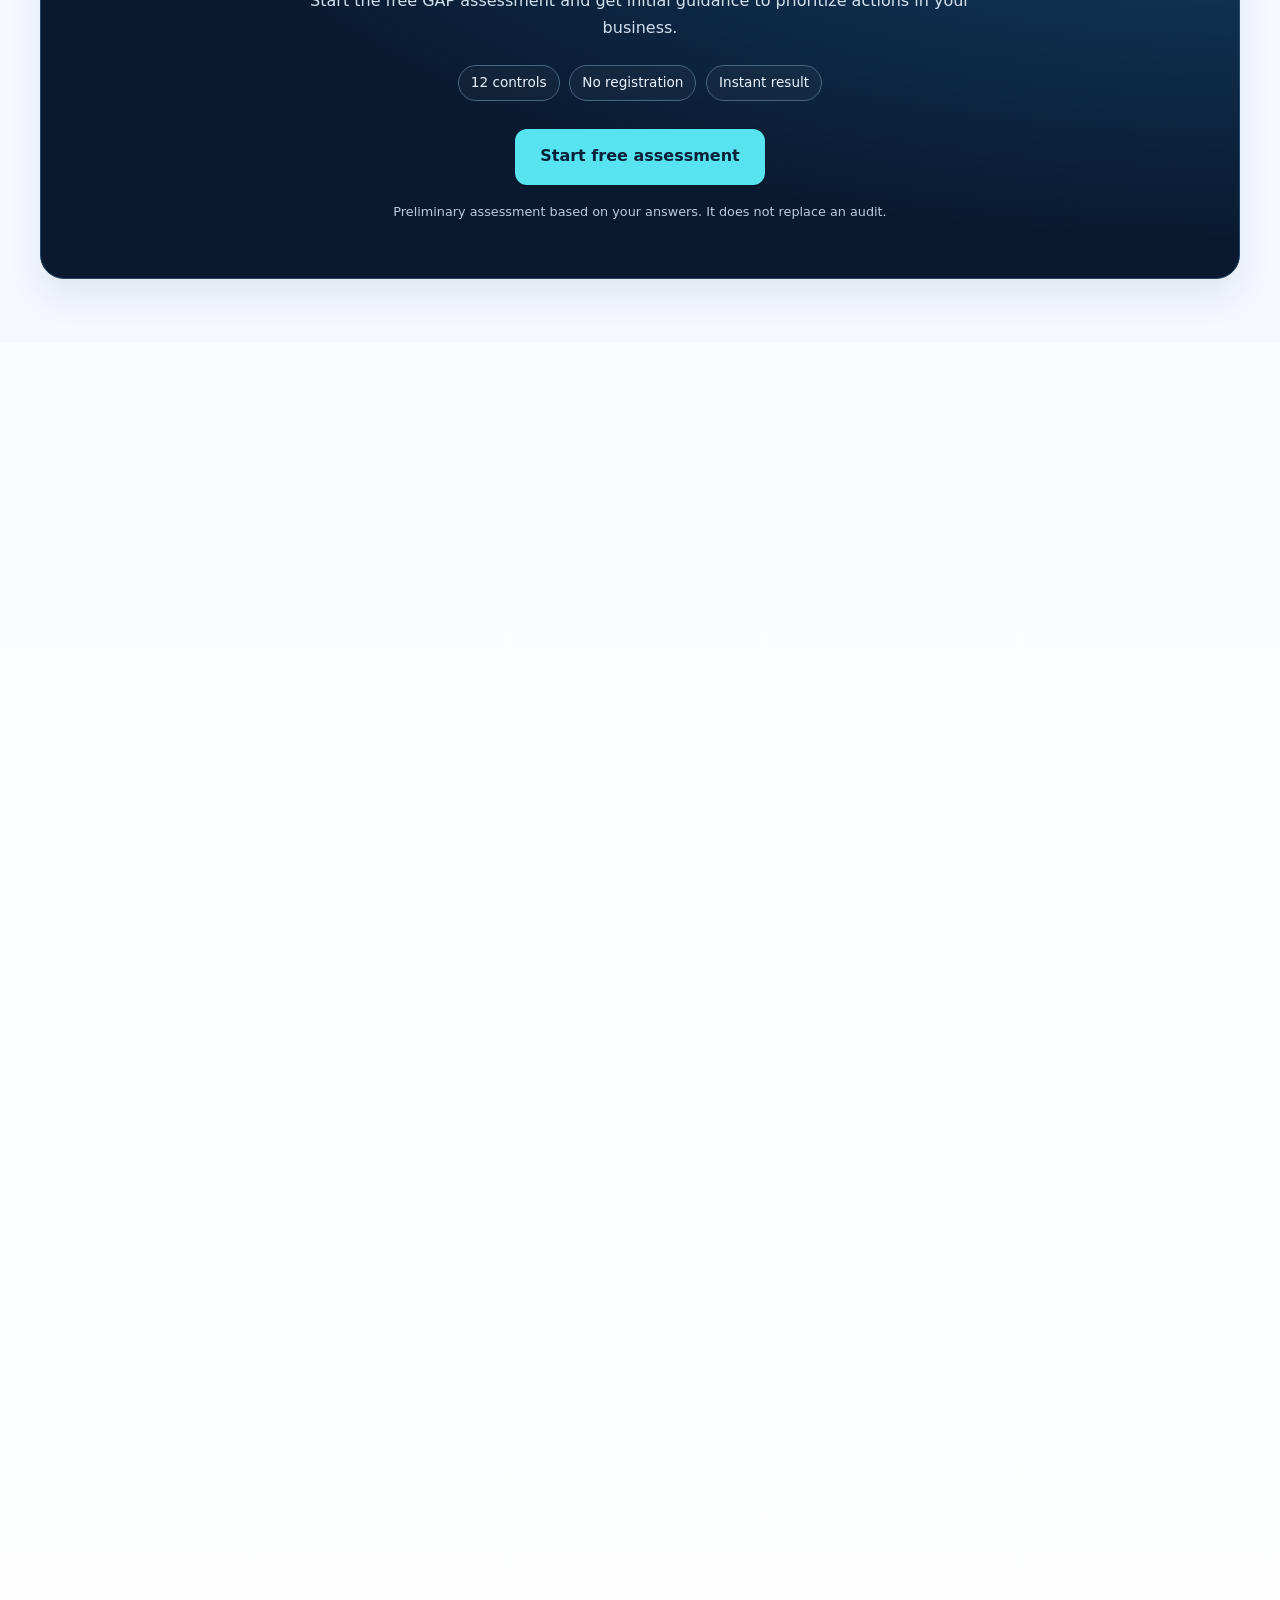
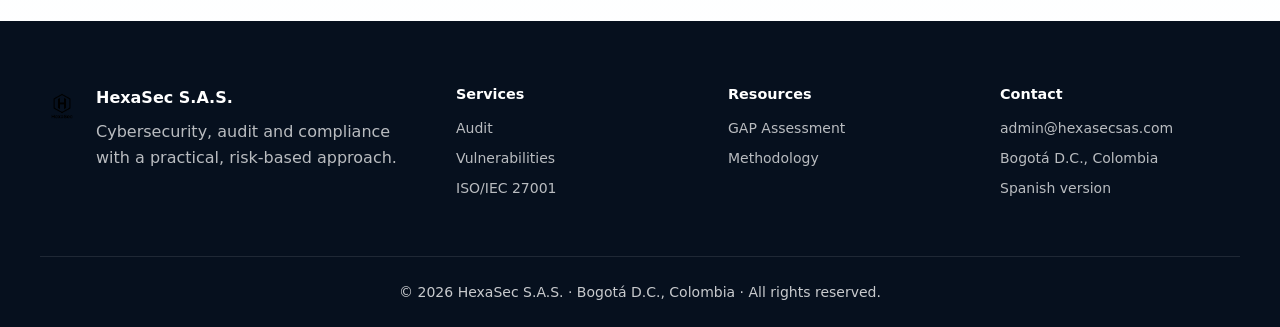
<file: en/gap/index.html>
<!DOCTYPE html>

<html lang="en">
<head>
<meta charset="utf-8"/>
<meta content="width=device-width, initial-scale=1" name="viewport"/>
<meta content="GAP Assessment (sample) – Measure your cybersecurity maturity against ISO/IEC 27001 in minutes." name="description"/>
<meta content="#050b18" name="theme-color"/>
<title>GAP Assessment | HexaSec S.A.S</title>
<meta content="
          default-src 'self';
          img-src 'self' data: https:;
          style-src 'self';
          script-src 'self' https://www.googletagmanager.com https://www.google-analytics.com 'unsafe-inline';
          connect-src 'self' https://chat.hexasecsas.com https://formspree.io https://www.google-analytics.com https://region1.google-analytics.com https://analytics.google.com;
          base-uri 'self';
          form-action 'self' https://formspree.io;
          frame-src https://chat.hexasecsas.com;
          frame-ancestors 'none';
        " http-equiv="Content-Security-Policy"/>
<!-- subir dos niveles -->
<link href="../../css/styles.css?v=gap-results1" rel="stylesheet"/>
<link href="../../img/favicon.png" rel="icon" type="image/png"/>
<link href="https://hexasecsas.com/en/gap/" rel="canonical"/>
<link href="https://hexasecsas.com/en/gap/" hreflang="en" rel="alternate"/>
<link href="https://hexasecsas.com/gap/" hreflang="es" rel="alternate"/>
<!-- Google tag -->
<script async="" src="https://www.googletagmanager.com/gtag/js?id=G-FD72ZCPBQR"></script>
<script>
    window.dataLayer = window.dataLayer || [];
    function gtag(){dataLayer.push(arguments);}
    gtag('js', new Date());
    gtag('config', 'G-FD72ZCPBQR');
  </script>
<meta content="strict-origin-when-cross-origin" name="referrer"/><link rel="canonical" href="https://hexasecsas.com/en/gap/index.html"/>
<link rel="alternate" hreflang="es" href="https://hexasecsas.com/gap/index.html"/>
<link rel="alternate" hreflang="en" href="https://hexasecsas.com/en/gap/index.html"/>
<link rel="alternate" hreflang="x-default" href="https://hexasecsas.com/gap/index.html"/>
<link rel="stylesheet" href="/css/gap-page.css?v=20260929"/>
</head>
<body>
<a class="skip-link" href="#content">Skip to content</a>
<header class="header">
<div class="container header__inner">
<a aria-label="HexaSec S.A.S" class="brand" href="../index.html">
<img alt="HexaSec Logo" class="brand__logo" height="44" src="../../img/H.png" width="44"/>
<div class="brand__text">
<div class="brand__name">HexaSec S.A.S</div>
<div class="brand__tag">Cybersecurity • Audit • ISO/IEC 27001</div>
</div>
</a>
<div class="header__right">
<!-- Language -->
<div class="lang-switch">
<a href="../../gap/index.html">ES</a>
<span>·</span>
<a class="active" href="./index.html">EN</a>
</div>
<button aria-controls="mobileNav" aria-expanded="false" aria-label="Open menu" class="menu-btn" id="menuBtn" type="button">
<span></span>
</button>
<nav aria-label="Main navigation" class="nav">
<a href="#what">What is it?</a>
<a href="#evaluate">What it evaluates</a>
<a href="#how">How it works</a>
<a href="#start" id="openGapFromNav">Start GAP</a>
<a class="btn btn--small nav__contacto btn--motion" href="#contact">Contact</a>
</nav>
</div>
</div>
<nav aria-label="Mobile navigation" class="nav--mobile" hidden="" id="mobileNav">
<a href="#what">What is it?</a>
<a href="#evaluate">What it evaluates</a>
<a href="#how">How it works</a>
<a href="#start" id="openGapFromNavMobile">Start GAP</a>
<a class="btn btn--motion" href="#contact">Contact</a>
</nav>
</header>
<main class="gap-page" id="content">
<section class="hero hero--motion"><span aria-hidden="true" class="hero__orb hero__orb--cyan"></span><span aria-hidden="true" class="hero__orb hero__orb--violet"></span>
<div class="container hero__grid">
<div class="hero__content">
<p class="pill" data-hero-item="1">ISO/IEC 27001 • Free sample • Instant result</p>
<h1 data-hero-item="2">Cybersecurity GAP Assessment.</h1>
<p class="lead" data-hero-item="3">
        In <strong>2–3 minutes</strong>, identify your real cybersecurity maturity level
        aligned with <strong>ISO/IEC 27001:2022</strong>.
      </p>
<div class="hero__actions" data-hero-item="4">
<button class="btn btn--motion" id="openGapModalBtn">Start assessment (sample)</button>
<a class="btn btn--ghost btn--motion" href="#how">How it works</a>
</div>
<ul class="checks" data-hero-item="5">
<li>No registration required</li>
<li>Radar chart visualization</li>
<li>Prioritized gaps</li>
</ul>
</div>
<div class="hero__card" data-hero-visual="">
<div class="card" data-reveal="">
<h2 class="card__title">What you get</h2>
<p class="card__text">
          A clear snapshot of your cybersecurity posture to prioritize actions and reduce risk.
        </p>
<div class="stats">
<div class="stat" data-reveal="">
<div class="stat__label">Time</div>
<div class="stat__value">2–3 min</div>
</div>
<div class="stat" data-reveal="">
<div class="stat__label">Output</div>
<div class="stat__value">Score + Radar</div>
</div>
<div class="stat" data-reveal="">
<div class="stat__label">Focus</div>
<div class="stat__value">Risk &amp; Compliance</div>
</div>
</div>
<div class="notice">
<strong>Tip:</strong> You can request the full report with a 30/60/90-day action plan.
        </div>
</div>
</div>
</div>
</section>
<section class="section gap-process" id="how"><div class="container"><span class="gap-kicker">FROM ANSWERS TO ACTION</span><h2>How it works</h2><p class="gap-process__intro">Four steps to understand where to start.</p><ol class="gap-journey"><li class="gap-journey__step"><div class="gap-journey__node"><span class="gap-journey__number">01</span></div><div class="gap-journey__card"><svg aria-hidden="true" viewBox="0 0 24 24" class="gap-journey__icon"><path d="M8 5h12v17H4V5h4M8 3h8v4H8zM8 12h8M8 16h5"/></svg><h3>Answer</h3><p>Select the status of 12 security controls.</p></div></li><li class="gap-journey__step"><div class="gap-journey__node"><span class="gap-journey__number">02</span></div><div class="gap-journey__card"><svg aria-hidden="true" viewBox="0 0 24 24" class="gap-journey__icon"><path d="M4 20V4M4 20h17M8 16v-4M13 16V8M18 16V5"/></svg><h3>Calculate</h3><p>Get a maturity score and your main gaps.</p></div></li><li class="gap-journey__step"><div class="gap-journey__node"><span class="gap-journey__number">03</span></div><div class="gap-journey__card"><svg aria-hidden="true" viewBox="0 0 24 24" class="gap-journey__icon"><circle cx="12" cy="12" r="9"/><circle cx="12" cy="12" r="5"/><path d="M12 3v9l7 5M3 12h9"/></svg><h3>Visualize</h3><p>Explore results in a radar chart by control.</p></div></li><li class="gap-journey__step"><div class="gap-journey__node"><span class="gap-journey__number">04</span></div><div class="gap-journey__card"><svg aria-hidden="true" viewBox="0 0 24 24" class="gap-journey__icon"><path d="M5 20V4M5 4h14l-3 5 3 5H5M10 18l3 3 7-7"/></svg><h3>Decide</h3><p>Prioritize actions and request support if needed.</p></div></li></ol></div></section>
<section class="section gap-start" id="start"><div class="container"><div class="gap-start__panel"><span class="gap-kicker">YOUR FIRST STEP IN CYBERSECURITY</span><h2>Find where to focus<br/>your security efforts.</h2><p>Start the free GAP assessment and get initial guidance to prioritize actions in your business.</p><ul class="gap-start__benefits"><li>12 controls</li><li>No registration</li><li>Instant result</li></ul><div class="gap-start__action"><button class="btn btn--motion" id="openGapModalBtn2" type="button">Start free assessment</button></div><p class="gap-start__note">Preliminary assessment based on your answers. It does not replace an audit.</p></div></div></section>
<section class="section" id="contact">
<div class="container">
<h2 data-reveal="">Contact</h2>
<p class="muted" data-reveal="">Request the complete report, an audit proposal or advisory support.</p>
<div class="contact">
<div class="contact__info" data-reveal="">
<div class="info-box" data-reveal="">
<h3>Email</h3>
<p><a href="mailto:admin@hexasecsas.com">admin@hexasecsas.com</a></p>
</div>
<div class="info-box" data-reveal="">
<h3>Location</h3>
<p>Bogotá D.C., Colombia</p>
</div>
<div class="info-box" data-reveal="">
<h3>Focus</h3>
<p>Cybersecurity • Audit • ISO/IEC 27001</p>
</div>
</div>
<form action="https://formspree.io/f/xyezodoz" accept-charset="UTF-8" autocomplete="on" class="form" data-reveal="" id="contactForm" method="POST">
<div class="form__intro"><span class="eyebrow">LET’S DISCUSS YOUR NEEDS</span><h3>Request an assessment</h3><p>We will respond within approximately one business day.</p></div><label>Company<input maxlength="120" name="company_name" placeholder="Organization name" type="text"/></label><label>Name
            <input maxlength="80" name="name" required="" type="text"/>
</label>
<label>Email
            <input maxlength="120" name="email" required="" type="email"/>
</label><label>Service of interest<select name="service"><option value="">Select an option</option><option>Cybersecurity audit</option><option>Vulnerability assessment</option><option>ISO/IEC 27001 preparation</option><option>Training and advisory</option></select></label>
<label>Company city<input autocomplete="address-level2" maxlength="100" name="city" placeholder="E.g. Medellín, Cali or Ibagué" type="text"/></label>
<input name="landing_page" type="hidden" value="/en/gap/"/>
<label>Message
            <textarea maxlength="1000" name="message" required="" rows="5"></textarea>
</label>
<input name="request_id" type="hidden" value=""/><input name="form_language" type="hidden" value="en"/><input name="_subject" type="hidden" value="New website request | HexaSec S.A.S."/><input name="source" type="hidden" value="https://hexasecsas.com/en/gap/"/><input autocomplete="off" class="hp-field" name="_gotcha" tabindex="-1" type="text"/>
<input id="gap_score" name="gap_score" type="hidden"/>
<input id="gap_top_gaps" name="gap_top_gaps" type="hidden"/>
<input id="gap_answers" name="gap_answers" type="hidden"/>
<label class="humanRow">
<input id="humanCheck" required="" type="checkbox"/>
            I confirm that I am human
          </label>
<button class="btn btn--motion" type="submit">Send message</button>
<p aria-live="polite" class="small muted" id="formStatus">The submission status will appear here. You can also contact us by email.</p>
</form>
</div>
</div>
</section>
</main>
<footer class="footer"><div class="container footer__grid"><div class="footer__brand"><div class="brand brand--footer"><img alt="" class="brand__logo" src="/img/H.png"/><div><strong>HexaSec S.A.S.</strong><p>Cybersecurity, audit and compliance with a practical, risk-based approach.</p></div></div></div><div><h3>Services</h3><a href="/en/index.html#servicios">Audit</a><a href="/en/index.html#servicios">Vulnerabilities</a><a href="/en/index.html#servicios">ISO/IEC 27001</a></div><div><h3>Resources</h3><a href="/en/gap/index.html">GAP Assessment</a><a href="/en/index.html#metodo">Methodology</a></div><div><h3>Contact</h3><a href="mailto:admin@hexasecsas.com">admin@hexasecsas.com</a><span>Bogotá D.C., Colombia</span><a href="/index.html">Spanish version</a></div></div><div class="container footer__bottom"><span class="footer__legal">© <span id="year"></span> HexaSec S.A.S. · Bogotá D.C., Colombia · All rights reserved.</span></div></footer>
<!-- GAP MODAL (same structure, English labels loaded via JS) -->
<div aria-hidden="true" aria-labelledby="gapModalTitle" aria-modal="true" class="modal" id="gapModal" role="dialog">
<div class="modal__overlay" data-close="true"></div>
<div class="modal__panel">
<div class="modal__head">
<div>
<div class="modal__identity"><span class="modal__icon" aria-hidden="true">⌁</span><div><span class="modal__kicker">INTERACTIVE ASSESSMENT</span><div class="modal__title" id="gapModalTitle">GAP Assessment (sample)</div>
<div class="modal__sub">12 key controls • immediate score • improvement priorities</div></div></div>
</div>
<button aria-label="Close" class="modal__close" data-close="true" type="button">✕</button>
</div>
<div class="modal__body">
<form id="gapFormModal">
<div class="gapGrid" id="gapGridModal"></div>
<div class="gapActions">
<button class="btn btn--motion" type="submit">View result</button>
<button class="btn btn--ghost btn--motion" id="gapResetBtn" type="button">Reset</button>
</div>
<p class="small muted" id="gapHintModal"></p>
</form>
<div class="gapPreview" hidden="" id="gapPreviewModal">
<div class="gapCard">
<div class="gapTop">
<div>
<div class="gapLabel">Preliminary result</div>
<div class="gapScore"><span id="gapScoreModal">0</span>/100</div>
</div>
<div class="gapBadge" id="gapBadgeModal">Risk</div>
</div>
<p class="muted" id="gapSummaryModal"></p>
<div class="radarWrap">
<canvas height="420" id="gapRadarModal" width="520"></canvas>
</div>
<h3 style="margin-top:14px">Top gaps</h3>
<ul id="gapFindingsModal"></ul>
<a class="btn btn--motion" href="#contact" id="gapCTAModal">
            Request full report &amp; quote
          </a>
</div>
</div>
</div>
</div>
</div>
<script defer="" src="../../js/script-en.js?v=gap-results1"></script>

<!-- HexaBot Widget v22 -->
<div id="hexabot-widget" data-lang="en">
  <button id="hexabot-toggle" type="button" aria-label="Open HexaBot chat" aria-controls="hexabot-panel" aria-expanded="false">
    <span class="hexabot-dot" aria-hidden="true"></span>
    <span>Chat with HexaBot</span>
  </button>
  <section id="hexabot-panel" aria-hidden="true" aria-label="Chat with HexaBot">
    <header id="hexabot-header">
      <div class="hexabot-header__identity">
        <span class="hexabot-header__mark" aria-hidden="true">H</span>
        <div><strong>HexaBot</strong><p>HexaSec S.A.S. · Technical and commercial assistant</p></div>
      </div>
      <div class="hexabot-header__actions">
        <button id="hexabot-clear" type="button" aria-label="New conversation" title="New conversation">↻</button>
        <button id="hexabot-close" type="button" aria-label="Close chat">×</button>
      </div>
    </header>
    <div class="hexabot-presence"><span class="hexabot-presence__dot" aria-hidden="true"></span><span id="hexabot-status" aria-live="polite">Ready to help</span></div>
    <div id="hexabot-messages" class="hexabot-messages" role="log" aria-live="polite" aria-relevant="additions"></div>
    <form id="hexabot-form" class="hexabot-form" autocomplete="off">
      <label class="sr-only" for="hexabot-input">Message for HexaBot</label>
      <textarea id="hexabot-input" rows="1" maxlength="2000" placeholder="Type your message…" aria-label="Message for HexaBot"></textarea>
      <button id="hexabot-send" type="submit" aria-label="Send message"><span aria-hidden="true">➤</span></button>
    </form>
    <p class="hexabot-disclaimer">HexaBot can make mistakes. It does not replace a professional audit or assessment.</p>
  </section>
</div>
<script defer src="../../js/hexabot.js?v=24"></script>
<script defer src="/js/contact-form.js?v=3"></script>
</body>
</html>
</file>
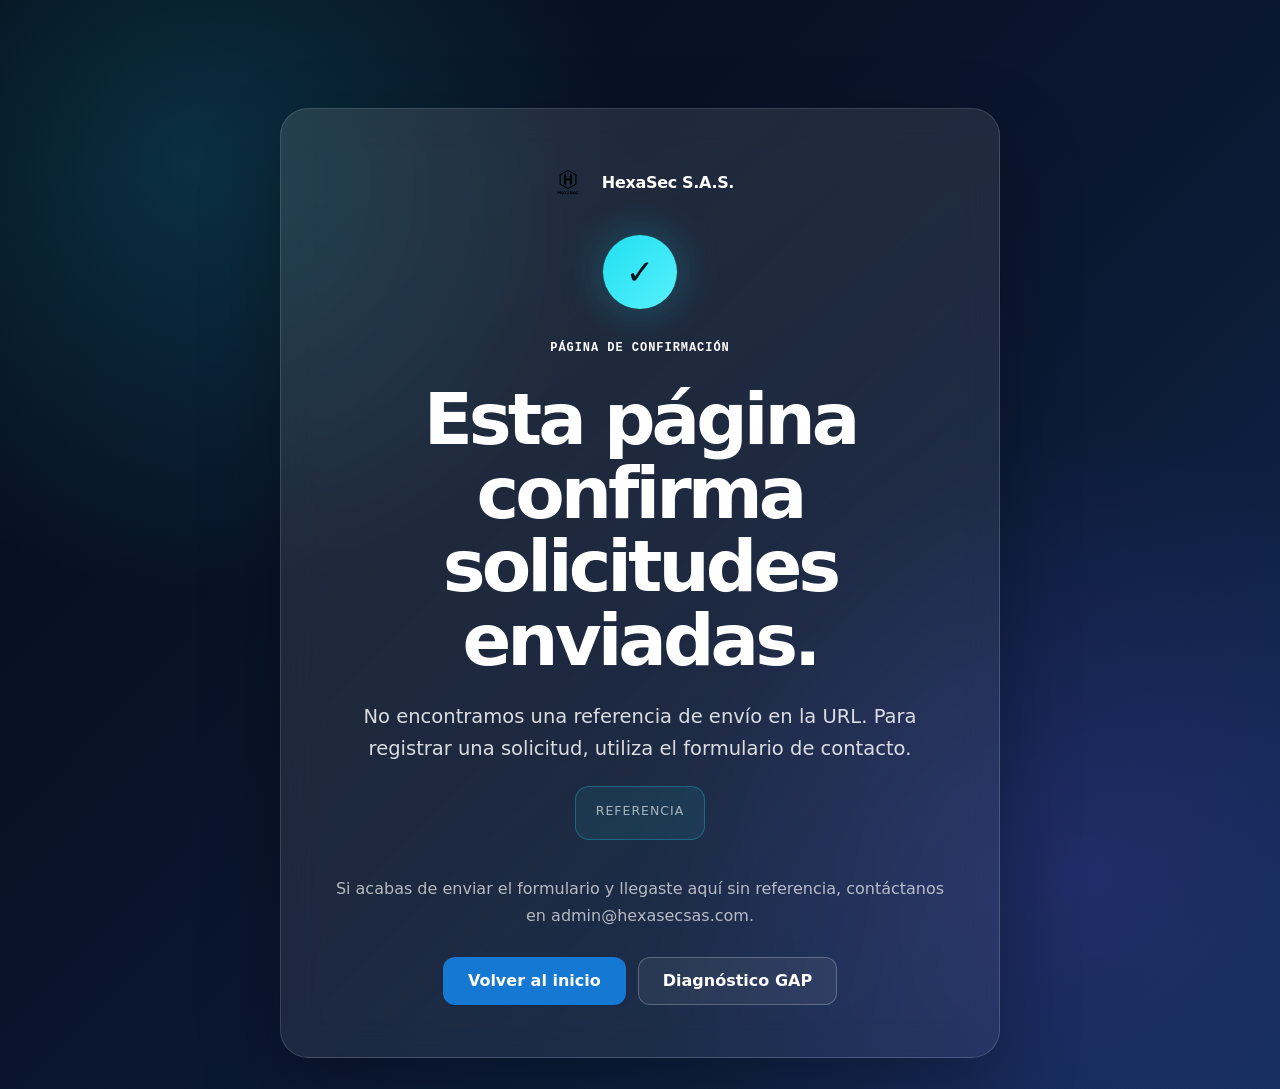
<file: gracias.html>
<!doctype html>
<html lang="es">
<head>
  <meta charset="utf-8">
  <meta name="viewport" content="width=device-width,initial-scale=1">
  <meta name="theme-color" content="#050b18">
  <meta name="robots" content="noindex,nofollow">
  <title>Solicitud recibida | HexaSec S.A.S.</title>
  <link rel="stylesheet" href="./css/styles.css?v=22">
  <link rel="icon" href="./img/favicon.png" type="image/png">
</head>
<body class="thankyou-page">
  <main class="thankyou-shell">
    <section class="thankyou-card" aria-labelledby="thanksTitle">
      <a class="brand thankyou-brand" href="./index.html" aria-label="Volver al inicio de HexaSec">
        <img class="brand__logo" src="./img/H.png" alt="Logo HexaSec S.A.S.">
        <span class="brand__name">HexaSec S.A.S.</span>
      </a>
      <div class="thankyou-icon" aria-hidden="true">✓</div>
      <span class="eyebrow" id="thanksKicker">CONFIRMACIÓN DE ENVÍO</span>
      <h1 id="thanksTitle">Gracias por contactarnos.</h1>
      <p class="lead" id="thanksLead">FormSubmit confirmó el envío. Nuestro equipo revisará tu solicitud en un plazo estimado de un día hábil.</p>
      <div class="thankyou-reference" id="referenceBox" hidden>
        <span>Referencia</span>
        <strong id="referenceValue"></strong>
      </div>
      <p class="muted" id="thanksNote">También deberías recibir un correo automático de confirmación en la dirección que registraste.</p>
      <div class="thankyou-actions">
        <a class="btn btn--motion" href="./index.html">Volver al inicio</a>
        <a class="btn btn--ghost btn--motion" href="./gap/index.html">Diagnóstico GAP</a>
      </div>
    </section>
  </main>
  <script>
    const ref = new URLSearchParams(location.search).get('ref');
    const box = document.getElementById('referenceBox');
    if (ref) {
      document.getElementById('referenceValue').textContent = ref;
      box.hidden = false;
    } else {
      document.getElementById('thanksKicker').textContent = 'PÁGINA DE CONFIRMACIÓN';
      document.getElementById('thanksTitle').textContent = 'Esta página confirma solicitudes enviadas.';
      document.getElementById('thanksLead').textContent = 'No encontramos una referencia de envío en la URL. Para registrar una solicitud, utiliza el formulario de contacto.';
      document.getElementById('thanksNote').textContent = 'Si acabas de enviar el formulario y llegaste aquí sin referencia, contáctanos en admin@hexasecsas.com.';
    }
  </script>
</body>
</html>
</file>
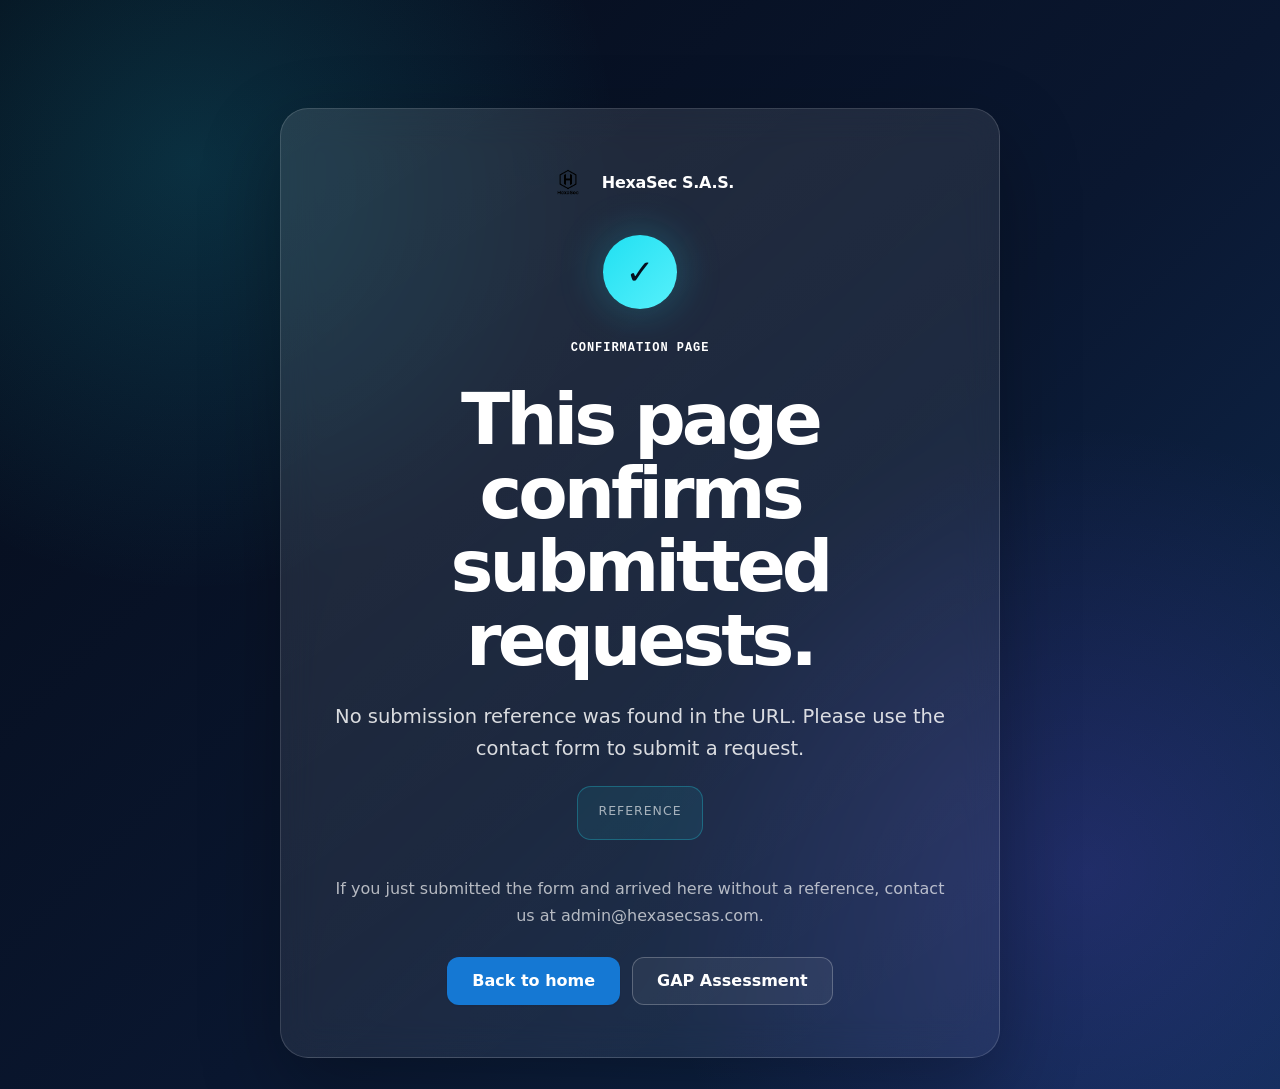
<file: en/thanks.html>
<!doctype html>
<html lang="en">
<head>
  <meta charset="utf-8">
  <meta name="viewport" content="width=device-width,initial-scale=1">
  <meta name="theme-color" content="#050b18">
  <meta name="robots" content="noindex,nofollow">
  <title>Request received | HexaSec S.A.S.</title>
  <link rel="stylesheet" href="../css/styles.css?v=22">
  <link rel="icon" href="../img/favicon.png" type="image/png">
</head>
<body class="thankyou-page">
  <main class="thankyou-shell">
    <section class="thankyou-card" aria-labelledby="thanksTitle">
      <a class="brand thankyou-brand" href="./index.html" aria-label="Back to HexaSec home">
        <img class="brand__logo" src="../img/H.png" alt="HexaSec S.A.S. logo">
        <span class="brand__name">HexaSec S.A.S.</span>
      </a>
      <div class="thankyou-icon" aria-hidden="true">✓</div>
      <span class="eyebrow" id="thanksKicker">SUBMISSION CONFIRMATION</span>
      <h1 id="thanksTitle">Thank you for contacting us.</h1>
      <p class="lead" id="thanksLead">FormSubmit confirmed the submission. Our team will review your request within approximately one business day.</p>
      <div class="thankyou-reference" id="referenceBox" hidden>
        <span>Reference</span>
        <strong id="referenceValue"></strong>
      </div>
      <p class="muted" id="thanksNote">You should also receive an automatic confirmation email at the address you provided.</p>
      <div class="thankyou-actions">
        <a class="btn btn--motion" href="./index.html">Back to home</a>
        <a class="btn btn--ghost btn--motion" href="./gap/index.html">GAP Assessment</a>
      </div>
    </section>
  </main>
  <script>
    const ref = new URLSearchParams(location.search).get('ref');
    const box = document.getElementById('referenceBox');
    if (ref) {
      document.getElementById('referenceValue').textContent = ref;
      box.hidden = false;
    } else {
      document.getElementById('thanksKicker').textContent = 'CONFIRMATION PAGE';
      document.getElementById('thanksTitle').textContent = 'This page confirms submitted requests.';
      document.getElementById('thanksLead').textContent = 'No submission reference was found in the URL. Please use the contact form to submit a request.';
      document.getElementById('thanksNote').textContent = 'If you just submitted the form and arrived here without a reference, contact us at admin@hexasecsas.com.';
    }
  </script>
</body>
</html>
</file>
<file: css/styles.css>
/* HexaSec Design System v14 — corporate cybersecurity / B2B SaaS */
:root {
  --navy-950:#06101e; --navy-900:#0a192d; --navy-800:#102a49; --navy-700:#17466f;
  --blue-600:#1578d3; --blue-500:#2493ed; --blue-400:#56adf2;
  --cyan-500:#21d4e8; --cyan-400:#57e3ef; --cyan-100:#d9f9fc;
  --gray-950:#0d1521; --gray-900:#182230; --gray-700:#344054; --gray-600:#475467;
  --gray-500:#667085; --gray-300:#d0d5dd; --gray-200:#e4e7ec; --gray-100:#f2f4f7;
  --gray-50:#f8fafc; --white:#fff;
  --success-700:#087443; --success-100:#dcfce7; --warning-700:#9a4d00; --warning-100:#ffedd5;
  --danger-700:#b42318; --danger-100:#fee4e2; --info-700:#175cd3; --info-100:#dbeafe;
  --font-sans:"Plus Jakarta Sans",Inter,system-ui,-apple-system,"Segoe UI",sans-serif;
  --font-mono:"JetBrains Mono",ui-monospace,SFMono-Regular,Consolas,monospace;
  --fs-xs:.75rem; --fs-sm:.875rem; --fs-base:1rem; --fs-md:1.125rem; --fs-lg:1.25rem;
  --fs-xl:1.5rem; --fs-2xl:2rem; --fs-3xl:2.5rem; --fs-4xl:3.5rem; --fs-5xl:4.5rem;
  --space-1:.25rem; --space-2:.5rem; --space-3:.75rem; --space-4:1rem; --space-5:1.5rem;
  --space-6:2rem; --space-7:3rem; --space-8:4rem; --space-9:6rem; --space-10:8rem;
  --radius-sm:.5rem; --radius-md:.75rem; --radius-lg:1rem; --radius-xl:1.5rem; --radius-full:999px;
  --shadow-xs:0 1px 2px rgba(16,24,40,.05); --shadow-sm:0 2px 8px rgba(16,24,40,.06);
  --shadow-md:0 12px 30px rgba(16,24,40,.10); --shadow-lg:0 24px 60px rgba(7,16,31,.16);
  --container:75rem; --header-h:4.75rem; --ease:cubic-bezier(.2,0,0,1);
}
*,*::before,*::after{box-sizing:border-box}
html{scroll-behavior:smooth;scroll-padding-top:calc(var(--header-h) + 1rem)}
body{margin:0;min-width:20rem;padding-top:var(--header-h);font:400 var(--fs-base)/1.65 var(--font-sans);color:var(--gray-900);background:var(--white);text-rendering:optimizeLegibility;-webkit-font-smoothing:antialiased}
a{color:inherit;text-decoration:none}img,svg,canvas{display:block;max-width:100%;height:auto}button,input,textarea,select{font:inherit}button,a{-webkit-tap-highlight-color:transparent}
:focus-visible{outline:3px solid var(--cyan-500);outline-offset:3px}.container{width:min(calc(100% - 2.5rem),var(--container));margin-inline:auto}.small{font-size:var(--fs-sm)}.muted{color:var(--gray-600)}
.skip-link{position:fixed;top:1rem;left:1rem;z-index:9999;padding:.75rem 1rem;color:#fff;background:var(--navy-900);border-radius:var(--radius-md);transform:translateY(-160%)}.skip-link:focus{transform:none}
.header{position:fixed;inset:0 0 auto;z-index:1000;background:rgba(255,255,255,.9);border-bottom:1px solid rgba(228,231,236,.9);backdrop-filter:blur(18px);box-shadow:0 1px 0 rgba(16,24,40,.02)}
.header__inner{min-height:var(--header-h);display:flex;align-items:center;justify-content:space-between;gap:1rem}.brand{display:flex;align-items:center;gap:.75rem;min-width:0}.brand__logo{width:2.75rem;height:2.75rem;object-fit:contain}.brand__name{font-size:1rem;font-weight:800;letter-spacing:-.02em}.brand__tag{font-size:.75rem;color:var(--gray-500);white-space:nowrap}.header__right,.nav,.lang-switch{display:flex;align-items:center}.header__right{gap:1rem}.nav{gap:1.5rem}.nav a{position:relative;font-size:.875rem;font-weight:700;color:var(--gray-600)}.nav a:not(.btn)::after{content:"";position:absolute;left:0;right:100%;bottom:-.45rem;height:2px;background:var(--blue-600);transition:right .18s var(--ease)}.nav a:hover{color:var(--navy-900)}.nav a:hover::after{right:0}.lang-switch{gap:.4rem;font-size:.75rem;font-weight:800}.lang-switch a{opacity:.48}.lang-switch a.active{opacity:1;color:var(--blue-600)}
.btn{min-height:3rem;display:inline-flex;align-items:center;justify-content:center;gap:.5rem;padding:.75rem 1.5rem;border:1px solid transparent;border-radius:var(--radius-md);font-weight:800;line-height:1;cursor:pointer;color:#fff;background:var(--blue-600);box-shadow:var(--shadow-xs);transition:transform .16s var(--ease),background .16s,box-shadow .16s}.btn:hover{transform:translateY(-1px);background:#1168bb;box-shadow:var(--shadow-sm)}.btn--ghost{color:var(--gray-900);background:#fff;border-color:var(--gray-300);box-shadow:none}.btn--ghost:hover{background:var(--gray-50)}.btn--accent{color:var(--navy-950);background:var(--cyan-500)}.btn--accent:hover{background:var(--cyan-400)}.btn--small{min-height:2.5rem;padding:.65rem 1rem;font-size:.875rem}.btn:disabled{opacity:.5;cursor:not-allowed;transform:none}
h1,h2,h3,h4{margin:0;color:inherit;font-weight:800;text-wrap:balance}h1{font-size:clamp(2.65rem,6vw,var(--fs-5xl));line-height:1.02;letter-spacing:-.055em}h2{font-size:clamp(2rem,4vw,var(--fs-3xl));line-height:1.12;letter-spacing:-.035em}h3{font-size:var(--fs-lg);line-height:1.3}.lead{max-width:62ch;margin:1.5rem 0 0;font-size:clamp(1.05rem,2vw,1.22rem);color:rgba(255,255,255,.78)}
.hero{position:relative;overflow:hidden;padding:clamp(5rem,9vw,7.5rem) 0 5.5rem;color:#fff;background:radial-gradient(circle at 78% 30%,rgba(33,212,232,.16),transparent 28%),radial-gradient(circle at 15% 10%,rgba(36,147,237,.15),transparent 34%),linear-gradient(135deg,var(--navy-950),var(--navy-800))}.hero::before{content:"";position:absolute;inset:0;opacity:.28;background-image:linear-gradient(rgba(255,255,255,.035) 1px,transparent 1px),linear-gradient(90deg,rgba(255,255,255,.035) 1px,transparent 1px);background-size:42px 42px;mask-image:linear-gradient(to bottom,#000,transparent)}.hero__grid{position:relative;z-index:1;display:grid;grid-template-columns:minmax(0,1.08fr) minmax(22rem,.92fr);gap:clamp(2rem,5vw,5rem);align-items:center}.hero__content{padding:0;background:none;border:0;box-shadow:none}.pill,.eyebrow{display:inline-flex;align-items:center;gap:.5rem;margin:0 0 1rem;font:800 .75rem/1.2 var(--font-mono);letter-spacing:.08em;text-transform:uppercase}.pill{padding:.5rem .75rem;color:var(--cyan-100);background:rgba(33,212,232,.12);border:1px solid rgba(87,227,239,.3);border-radius:var(--radius-full)}.hero__actions{display:flex;flex-wrap:wrap;gap:.75rem;margin:2rem 0 1rem}.hero .btn--ghost{color:#fff;background:rgba(255,255,255,.04);border-color:rgba(255,255,255,.25)}.hero .btn--ghost:hover{background:rgba(255,255,255,.1)}.checks{display:grid;gap:.6rem;margin:1.5rem 0 0;padding:0;list-style:none;color:rgba(255,255,255,.76)}.checks li{display:flex;gap:.7rem}.checks li::before{content:"✓";color:var(--cyan-400);font-weight:900}
.security-preview{position:relative;padding:1.4rem;color:var(--gray-900);background:rgba(255,255,255,.97);border:1px solid rgba(255,255,255,.6);border-radius:1.4rem;box-shadow:0 32px 90px rgba(0,0,0,.34);transform:perspective(1000px) rotateY(-3deg) rotateX(2deg)}.security-preview::after{content:"";position:absolute;inset:auto 10% -2rem;height:3rem;background:var(--cyan-500);filter:blur(55px);opacity:.2}.preview__top,.preview__score,.preview__bars>div,.preview__finding{display:flex;align-items:center}.preview__top{justify-content:space-between;padding-bottom:1rem;border-bottom:1px solid var(--gray-200)}.preview__eyebrow{font:800 .68rem/1.2 var(--font-mono);letter-spacing:.08em;color:var(--gray-500)}.status-dot{display:inline-flex;align-items:center;gap:.4rem;padding:.35rem .6rem;font-size:.72rem;font-weight:800;color:var(--success-700);background:var(--success-100);border-radius:999px}.status-dot::before{content:"";width:.45rem;height:.45rem;background:currentColor;border-radius:50%}.preview__score{justify-content:space-between;padding:1.5rem 0}.preview__score>div:first-child span,.preview__score small{display:block;color:var(--gray-500);font-size:.78rem}.preview__score strong{font-size:3.25rem;line-height:1;color:var(--navy-900)}.preview__score small{display:inline}.score-ring{width:5.75rem;height:5.75rem;display:grid;place-items:center;border-radius:50%;background:conic-gradient(var(--blue-600) 68%,var(--gray-100) 0);position:relative}.score-ring::after{content:"";position:absolute;inset:.55rem;background:#fff;border-radius:50%}.score-ring span{position:relative;z-index:1;font-weight:900;color:var(--navy-900)}.preview__bars{display:grid;gap:.85rem}.preview__bars>div{display:grid;grid-template-columns:1fr 1.35fr auto;gap:.75rem;font-size:.78rem}.preview__bars i{height:.45rem;align-self:center;background:linear-gradient(to right,var(--blue-600) var(--value),var(--gray-100) var(--value));border-radius:999px}.preview__bars b{font-size:.75rem}.preview__finding{gap:.8rem;margin-top:1.4rem;padding:1rem;background:var(--gray-50);border:1px solid var(--gray-200);border-radius:.85rem}.preview__finding p{margin:.15rem 0 0;color:var(--gray-600);font-size:.78rem;line-height:1.45}.finding-icon{width:2rem;height:2rem;display:grid;place-items:center;flex:0 0 auto;color:var(--warning-700);background:var(--warning-100);border-radius:50%;font-weight:900}
.trust-bar{border-bottom:1px solid var(--gray-200);background:#fff}.trust-bar__inner{min-height:5.25rem;display:flex;align-items:center;justify-content:center;flex-wrap:wrap;gap:1rem 2rem}.trust-bar__inner span{font-size:.78rem;color:var(--gray-500);text-transform:uppercase;letter-spacing:.08em}.trust-bar__inner strong{color:var(--gray-700);font-size:.9rem}
.section{padding:clamp(4.5rem,8vw,7rem) 0}.section--alt{background:var(--gray-50)}.section> .container>h2,.section> .container>.muted{text-align:center}.section> .container>.muted{max-width:44rem;margin:.75rem auto 3rem}.section--dark{position:relative;color:#fff;background:var(--navy-950)}.section--dark .muted{color:rgba(255,255,255,.7)}.grid{display:grid;grid-template-columns:repeat(2,minmax(0,1fr));gap:1.5rem}.service,.info-box,.form,.gapCard{background:#fff;border:1px solid var(--gray-200);border-radius:var(--radius-lg);box-shadow:var(--shadow-xs)}.service{position:relative;padding:2rem;overflow:hidden;transition:transform .2s var(--ease),box-shadow .2s,border-color .2s}.service:hover{transform:translateY(-4px);border-color:rgba(21,120,211,.32);box-shadow:var(--shadow-md)}.service--featured{border-color:rgba(21,120,211,.34);box-shadow:0 14px 34px rgba(21,120,211,.09)}.service--featured::after{content:"Recomendado";position:absolute;top:1rem;right:1rem;padding:.35rem .6rem;color:var(--info-700);background:var(--info-100);border-radius:999px;font-size:.7rem;font-weight:800}.service__icon{width:3rem;height:3rem;display:grid;place-items:center;margin-bottom:1rem;color:var(--blue-600);background:var(--info-100);border-radius:.85rem}.service__icon::before{font-size:1.35rem;font-weight:900}.service__icon--shield-check::before{content:"✓"}.service__icon--radar::before{content:"◉"}.service__icon--certificate::before{content:"◇"}.service__icon--users::before{content:"◎"}.service__category{margin-bottom:.55rem;font:800 .7rem/1.2 var(--font-mono);letter-spacing:.08em;color:var(--blue-600)}.service p,.service li{color:var(--gray-600)}.service ul{padding-left:1.2rem}.service__link,.text-link{display:inline-flex;gap:.35rem;margin-top:1rem;color:var(--blue-600);font-weight:800;font-size:.9rem}.service__link:hover,.text-link:hover{text-decoration:underline}
.steps{position:relative;display:grid;grid-template-columns:repeat(4,minmax(0,1fr));gap:1rem;margin-top:3rem}.steps::before{content:"";position:absolute;top:2.45rem;left:8%;right:8%;height:1px;background:linear-gradient(90deg,transparent,var(--cyan-500),transparent);opacity:.5}.step{position:relative;z-index:1;display:grid;gap:1rem;padding:1.5rem;border:1px solid rgba(255,255,255,.14);border-radius:var(--radius-lg);background:rgba(255,255,255,.055);backdrop-filter:blur(8px)}.step__num{width:2.65rem;height:2.65rem;display:grid;place-items:center;border:1px solid rgba(87,227,239,.28);border-radius:.75rem;background:rgba(33,212,232,.12);color:var(--cyan-400);font-family:var(--font-mono);font-weight:900}.step__verb{margin-bottom:.35rem;font:800 .68rem/1.2 var(--font-mono);letter-spacing:.08em;color:var(--cyan-400)}.step p{color:rgba(255,255,255,.7)}
.gap-banner{display:grid;grid-template-columns:1.4fr .6fr;gap:2rem;align-items:center;padding:clamp(2rem,5vw,3.5rem);color:#fff;background:linear-gradient(135deg,var(--navy-900),var(--navy-700));border-radius:var(--radius-xl);box-shadow:var(--shadow-lg)}.gap-banner h2{max-width:16ch}.gap-banner p{max-width:58ch;color:rgba(255,255,255,.75)}.gap-banner .eyebrow{color:var(--cyan-400)}.gap-banner__meta{display:flex;flex-wrap:wrap;gap:.6rem;margin-top:1.5rem}.gap-banner__meta span{padding:.45rem .7rem;border:1px solid rgba(255,255,255,.16);border-radius:999px;font-size:.75rem}.gap-banner__action{display:grid;gap:1rem;justify-items:stretch}.mini-score{padding:1.25rem;color:var(--gray-900);background:#fff;border-radius:var(--radius-lg)}.mini-score span,.mini-score small{display:block;color:var(--gray-500);font-size:.75rem}.mini-score strong{display:block;font-size:2rem;color:var(--navy-900)}.gap-banner .text-link{justify-content:center;color:#fff}
.contact{display:grid;grid-template-columns:.8fr 1.2fr;gap:1.5rem}.info-box,.form{padding:1.5rem}.info-box{margin-bottom:.75rem}.info-box h3{font-size:1rem}.info-box p{margin:.3rem 0 0;color:var(--gray-600)}.form{padding:2rem}.form__intro{padding-bottom:1rem;border-bottom:1px solid var(--gray-200)}.form__intro .eyebrow{margin-bottom:.35rem;color:var(--blue-600)}.form__intro p{margin:.4rem 0 0;color:var(--gray-600)}label{display:block;margin:1rem 0 .45rem;font-size:.875rem;font-weight:700}input,textarea,select{width:100%;min-height:3rem;padding:.75rem .9rem;color:var(--gray-900);background:#fff;border:1px solid var(--gray-300);border-radius:.65rem}textarea{min-height:8rem;resize:vertical}input:focus,textarea:focus,select:focus{outline:0;border-color:var(--blue-600);box-shadow:0 0 0 4px rgba(21,120,211,.14)}.humanRow{display:flex;align-items:center;gap:.5rem;color:var(--gray-600)}.humanRow input{width:auto;min-height:auto}.hp-field{position:absolute!important;left:-9999px!important}
.footer{padding:4rem 0 0;color:rgba(255,255,255,.72);background:var(--navy-950)}.footer__grid{display:grid;grid-template-columns:1.6fr repeat(3,1fr);gap:2rem;padding-bottom:3rem}.footer h3{margin-bottom:.8rem;color:#fff;font-size:.9rem}.footer a,.footer span{display:block;margin:.45rem 0;font-size:.875rem}.footer a:hover{color:var(--cyan-400)}.brand--footer{align-items:flex-start}.brand--footer strong{color:#fff}.brand--footer p{max-width:34ch;margin:.45rem 0 0}.footer__bottom{display:flex;justify-content:space-between;gap:1rem;padding:1.25rem 0;border-top:1px solid rgba(255,255,255,.1);font-size:.8rem}.footer__bottom span{margin:0}
.modal{position:fixed;inset:0;display:none;z-index:2000}.modal.is-open{display:block}.modal__overlay{position:absolute;inset:0;background:rgba(6,16,30,.76);backdrop-filter:blur(10px)}.modal__panel{position:relative;width:min(calc(100% - 2rem),68rem);max-height:calc(100vh - 2rem);margin:1rem auto;overflow:hidden;display:flex;flex-direction:column;background:#fff;border-radius:var(--radius-xl);box-shadow:0 30px 90px rgba(0,0,0,.34)}.modal__head{display:flex;justify-content:space-between;gap:1rem;padding:1.5rem;border-bottom:1px solid var(--gray-200)}.modal__sub{margin:.2rem 0 0;color:var(--gray-600);font-size:.875rem}.modal__close{width:2.65rem;height:2.65rem;border:1px solid var(--gray-200);border-radius:.75rem;background:#fff;cursor:pointer}.modal__body{display:grid;grid-template-columns:1.05fr .95fr;gap:1.5rem;padding:1.5rem;overflow:auto}.gapGrid{display:grid;grid-template-columns:repeat(2,minmax(0,1fr));gap:.75rem}.gapQ{padding:1rem;border:1px solid var(--gray-200);border-radius:.85rem;background:var(--gray-50)}.gapActions{display:flex;gap:.75rem;margin-top:1rem}.gapCard{padding:1.5rem}.gapTop{display:flex;justify-content:space-between;align-items:center;gap:1rem}.gapLabel{font-size:.75rem;color:var(--gray-600);font-weight:800}.gapBadge{padding:.5rem .75rem;border:1px solid var(--gray-200);border-radius:999px;font-size:.75rem;font-weight:800}.gapScore{font-size:2.75rem;font-weight:900}.radarWrap{margin-top:1rem;padding:.75rem;border:1px solid var(--gray-200);border-radius:1rem}.notice{padding:1rem;border-radius:.85rem;background:var(--gray-50);border:1px solid var(--gray-200)}
.gap-page .hero{padding-top:5rem}.gap-page .hero__content{max-width:48rem}.gap-page .hero__card .card{padding:1.5rem;color:#fff;background:rgba(255,255,255,.07);border:1px solid rgba(255,255,255,.14);border-radius:1rem}.gap-page .hero__card .card p{color:rgba(255,255,255,.72)}.gap-page .stats{display:grid;gap:.75rem}.gap-page .stat{padding:1rem;border:1px solid rgba(255,255,255,.12);border-radius:.8rem;background:rgba(255,255,255,.06)}.gap-page .stat__label{display:block;font-size:.72rem;color:rgba(255,255,255,.62)}.gap-page .stat__value{display:block;margin-top:.15rem}.section__cta{display:flex;justify-content:center;margin-top:2rem}
.menu-btn{display:none;width:2.75rem;height:2.75rem;border:1px solid var(--gray-200);border-radius:.75rem;background:#fff;place-items:center;cursor:pointer}.menu-btn span,.menu-btn span::before,.menu-btn span::after{width:1.25rem;height:2px;display:block;background:var(--gray-900)}.menu-btn span{position:relative}.menu-btn span::before,.menu-btn span::after{content:"";position:absolute;left:0}.menu-btn span::before{top:-6px}.menu-btn span::after{top:6px}.nav--mobile[hidden]{display:none!important}
@media(max-width:960px){.nav{display:none}.menu-btn{display:grid}.nav--mobile{position:fixed;top:calc(var(--header-h) + .75rem);left:1rem;right:1rem;padding:.75rem;background:#fff;border:1px solid var(--gray-200);border-radius:1rem;box-shadow:var(--shadow-lg)}.nav--mobile a{display:block;padding:.85rem;font-weight:800;border-radius:.75rem}.hero__grid,.contact,.modal__body,.gap-banner{grid-template-columns:1fr}.security-preview{max-width:38rem;margin-inline:auto;transform:none}.steps{grid-template-columns:repeat(2,1fr)}.steps::before{display:none}.footer__grid{grid-template-columns:repeat(2,1fr)}}
@media(max-width:640px){.container{width:min(calc(100% - 2rem),var(--container))}.brand__tag{display:none}.hero{padding:4.5rem 0 4rem}.hero__actions,.gapActions{flex-direction:column}.hero__actions .btn,.gapActions .btn{width:100%}.trust-bar__inner{justify-content:flex-start;padding-block:1rem;gap:.75rem 1rem}.grid,.steps,.gapGrid,.footer__grid{grid-template-columns:1fr}.section{padding:4.5rem 0}.service,.form{padding:1.5rem}.footer__bottom{flex-direction:column}.modal__panel{width:calc(100% - 1rem);max-height:calc(100vh - 1rem);margin:.5rem auto}.preview__bars>div{grid-template-columns:1fr auto}.preview__bars i{grid-column:1/-1}.gap-banner{padding:1.5rem}}
@media(prefers-reduced-motion:reduce){html{scroll-behavior:auto}*,*::before,*::after{animation-duration:.01ms!important;animation-iteration-count:1!important;transition-duration:.01ms!important}}


/* =========================================================
   HEXASEC MOTION & COLOR SYSTEM · V15
   Animaciones ligeras basadas en transform y opacity.
========================================================= */
:root{
  --color-navy-1000:#050b18;--color-navy-950:#071022;--color-navy-900:#0a1730;--color-navy-800:#102c55;--color-navy-700:#174574;
  --color-blue-700:#0875e1;--color-blue-600:#1688f8;--color-blue-500:#36a2ff;--color-blue-100:#dceeff;
  --color-cyan-600:#00bed2;--color-cyan-500:#20e0f2;--color-cyan-300:#77f0fb;--color-cyan-100:#d9fbfe;
  --color-violet-600:#6543ed;--color-violet-500:#7657ff;--color-violet-300:#aa9aff;--color-violet-100:#eeeaff;
  --color-magenta-500:#c658ff;--motion-fast:160ms;--motion-normal:280ms;--motion-slow:650ms;
  --ease-standard:cubic-bezier(.2,0,0,1);--ease-emphasis:cubic-bezier(.16,1,.3,1);
  --gradient-brand:linear-gradient(135deg,var(--color-blue-600) 0%,var(--color-cyan-500) 48%,var(--color-violet-500) 100%);
  --gradient-hero:linear-gradient(135deg,var(--color-navy-1000) 0%,var(--color-navy-900) 48%,#112b58 100%);
  --shadow-blue-glow:0 0 0 1px rgba(22,136,248,.14),0 18px 45px rgba(22,136,248,.22);
  --shadow-cyan-glow:0 0 45px rgba(32,224,242,.24);--shadow-violet-glow:0 0 55px rgba(118,87,255,.22)
}
body{background:linear-gradient(180deg,#fff 0%,#f8fbff 42%,#fff 100%)}
.hero--motion{position:relative;isolation:isolate;overflow:hidden;background:radial-gradient(circle at 76% 18%,rgba(32,224,242,.18),transparent 28%),radial-gradient(circle at 14% 20%,rgba(22,136,248,.17),transparent 34%),radial-gradient(circle at 88% 82%,rgba(118,87,255,.16),transparent 28%),var(--gradient-hero)}
.hero--motion::before{content:"";position:absolute;inset:0;z-index:-2;opacity:.32;background-image:linear-gradient(rgba(255,255,255,.045) 1px,transparent 1px),linear-gradient(90deg,rgba(255,255,255,.045) 1px,transparent 1px);background-size:48px 48px;mask-image:linear-gradient(to bottom,#000 10%,transparent 95%);animation:grid-drift 24s linear infinite}
.hero__orb{position:absolute;width:26rem;aspect-ratio:1;border-radius:50%;filter:blur(80px);opacity:.22;pointer-events:none;z-index:-1}.hero__orb--cyan{top:-12rem;right:-7rem;background:var(--color-cyan-500);animation:orb-float 12s ease-in-out infinite alternate}.hero__orb--violet{bottom:-16rem;left:35%;background:var(--color-violet-500);animation:orb-float 15s ease-in-out infinite alternate-reverse}
.hero [data-hero-item]{opacity:0;transform:translateY(24px);animation:hero-reveal 700ms var(--ease-emphasis) forwards}.hero [data-hero-item="1"]{animation-delay:80ms}.hero [data-hero-item="2"]{animation-delay:160ms}.hero [data-hero-item="3"]{animation-delay:240ms}.hero [data-hero-item="4"]{animation-delay:320ms}.hero [data-hero-item="5"]{animation-delay:400ms}.hero [data-hero-item="6"]{animation-delay:480ms}
.hero [data-hero-visual]{opacity:0;transform:perspective(1000px) translateY(32px) rotateY(-5deg) scale(.96);animation:visual-enter 900ms 260ms var(--ease-emphasis) forwards}
.text-gradient{color:transparent;background:linear-gradient(90deg,var(--color-cyan-300),var(--color-blue-500),var(--color-violet-300),var(--color-cyan-300));background-size:220% auto;background-clip:text;-webkit-background-clip:text;animation:gradient-text 7s linear infinite}
.motion-tilt{--rotate-x:0deg;--rotate-y:-3deg;transform:perspective(1100px) rotateX(var(--rotate-x)) rotateY(var(--rotate-y));transition:transform 220ms var(--ease-standard);will-change:transform}.security-preview{animation:preview-float 6s ease-in-out infinite}
.btn--motion{position:relative;isolation:isolate;overflow:hidden;transition:transform var(--motion-fast) var(--ease-standard),box-shadow var(--motion-normal) var(--ease-standard),background-color var(--motion-fast) ease}.btn--motion::before{content:"";position:absolute;inset:0;z-index:-1;background:linear-gradient(110deg,transparent 20%,rgba(255,255,255,.28) 48%,transparent 75%);transform:translateX(-140%);transition:transform 650ms var(--ease-emphasis)}.btn--motion:hover{transform:translateY(-2px);box-shadow:var(--shadow-blue-glow)}.btn--motion:hover::before{transform:translateX(140%)}.btn--motion:active{transform:translateY(0) scale(.98)}
[data-reveal]{opacity:0;transform:translateY(26px);transition:opacity 650ms var(--ease-emphasis),transform 650ms var(--ease-emphasis);transition-delay:var(--reveal-delay,0ms)}[data-reveal="left"]{transform:translateX(-28px)}[data-reveal="right"]{transform:translateX(28px)}[data-reveal].is-visible{opacity:1;transform:translate3d(0,0,0)}
.service{overflow:hidden}.service::after{content:"";position:absolute;width:9rem;height:9rem;right:-5rem;top:-5rem;border-radius:50%;background:radial-gradient(circle,rgba(32,224,242,.15),transparent 70%);opacity:0;transition:opacity 300ms ease,transform 500ms var(--ease-emphasis)}.service:hover::after{opacity:1;transform:scale(1.4)}.service:hover{transform:translateY(-7px);border-color:rgba(22,136,248,.38);box-shadow:0 22px 50px rgba(7,16,34,.13)}.service__icon{transition:transform 300ms var(--ease-emphasis),box-shadow 300ms ease}.service:hover .service__icon{transform:translateY(-3px) rotate(-3deg);box-shadow:var(--shadow-cyan-glow)}.service__link span{display:inline-block;transition:transform 180ms var(--ease-standard)}.service:hover .service__link span{transform:translateX(4px)}
.steps::before{transform:scaleX(0);transform-origin:left;transition:transform 1.2s var(--ease-emphasis)}.steps.is-visible::before{transform:scaleX(1)}.step__num{transition:transform 260ms var(--ease-emphasis),background-color 260ms ease,box-shadow 260ms ease}.step:hover .step__num{transform:scale(1.08);background:var(--color-cyan-500);color:var(--color-navy-900);box-shadow:var(--shadow-cyan-glow)}
.preview__bars i::after{transform:scaleX(0);transform-origin:left;animation:progress-fill 1.1s 750ms var(--ease-emphasis) forwards}.status-dot::before{animation:status-pulse 2.2s ease-in-out infinite}.score-ring{filter:drop-shadow(0 0 16px rgba(32,224,242,.2))}
.header{transition:background-color 240ms ease,box-shadow 240ms ease,border-color 240ms ease,transform 240ms ease}.header.is-scrolled{background:rgba(255,255,255,.9);box-shadow:0 8px 30px rgba(7,16,34,.07);backdrop-filter:blur(18px)}
.form input,.form select,.form textarea{transition:border-color 160ms ease,box-shadow 160ms ease,background-color 160ms ease,transform 160ms ease}.form label:focus-within{color:var(--color-blue-600)}.form input:focus,.form select:focus,.form textarea:focus{transform:translateY(-1px)}
.gapQ{transition:transform 180ms var(--ease-standard),border-color 180ms ease,box-shadow 180ms ease}.gapQ:focus-within,.gapQ:hover{transform:translateY(-2px);border-color:var(--color-blue-600);box-shadow:0 12px 30px rgba(22,136,248,.1)}
@keyframes hero-reveal{to{opacity:1;transform:translateY(0)}}@keyframes visual-enter{to{opacity:1;transform:perspective(1000px) translateY(0) rotateY(-3deg) rotateX(2deg) scale(1)}}@keyframes preview-float{0%,100%{translate:0 0}50%{translate:0 -7px}}@keyframes orb-float{from{transform:translate3d(-2%,-2%,0) scale(.96)}to{transform:translate3d(4%,5%,0) scale(1.06)}}@keyframes grid-drift{to{background-position:48px 48px}}@keyframes gradient-text{to{background-position:220% center}}@keyframes progress-fill{to{transform:scaleX(1)}}@keyframes status-pulse{0%,100%{box-shadow:0 0 0 0 rgba(32,224,242,.35)}50%{box-shadow:0 0 0 7px rgba(32,224,242,0)}}
@media(max-width:960px){.motion-tilt{transform:none!important}.hero__orb{width:19rem}.hero--motion::before{animation:none}.security-preview{animation:none}}
@media(prefers-reduced-motion:reduce){.hero [data-hero-item],.hero [data-hero-visual],[data-reveal]{opacity:1!important;transform:none!important}.hero__orb,.hero--motion::before,.security-preview,.text-gradient,.status-dot::before,.preview__bars i::after{animation:none!important}.preview__bars i::after{transform:scaleX(1)!important}}


/* =========================================================
   GAP EXPERIENCE v17 — interactive visual treatment
   ========================================================= */
.modal.is-open .modal__overlay{animation:gapOverlayIn .28s ease both}
.modal.is-open .modal__panel{animation:gapPanelIn .52s var(--ease-emphasis) both}
.modal__panel{
  border:1px solid rgba(32,224,242,.18);
  background:
    radial-gradient(circle at 96% 0%,rgba(118,87,255,.10),transparent 26%),
    radial-gradient(circle at 5% 10%,rgba(32,224,242,.09),transparent 28%),
    #fff;
}
.modal__panel::before{
  content:"";position:absolute;inset:0 0 auto;height:4px;z-index:3;
  background:linear-gradient(90deg,#1688f8,#20e0f2 48%,#7657ff);
}
.modal__head{
  position:relative;align-items:center;padding:1.35rem 1.5rem;
  color:#fff;border-bottom:0;
  background:
    radial-gradient(circle at 90% 20%,rgba(32,224,242,.22),transparent 30%),
    linear-gradient(135deg,#050b18,#0a1730 56%,#102c55);
}
.modal__head::after{
  content:"";position:absolute;inset:0;opacity:.18;pointer-events:none;
  background-image:linear-gradient(rgba(255,255,255,.08) 1px,transparent 1px),linear-gradient(90deg,rgba(255,255,255,.08) 1px,transparent 1px);
  background-size:34px 34px;
  mask-image:linear-gradient(90deg,#000,transparent 86%);
}
.modal__identity{position:relative;z-index:1;display:flex;align-items:center;gap:1rem;min-width:0}
.modal__identity>div{min-width:0}
.modal__identity strong,.modal__title{display:block;font-size:clamp(1.1rem,2vw,1.45rem);line-height:1.2;color:#fff}
.modal__icon{
  display:grid;place-items:center;flex:0 0 3rem;width:3rem;height:3rem;border-radius:1rem;
  color:#06101e;font-size:1.65rem;font-weight:900;
  background:linear-gradient(135deg,#77f0fb,#20e0f2 55%,#56adf2);
  box-shadow:0 0 28px rgba(32,224,242,.34);
  animation:gapIconFloat 4s ease-in-out infinite;
}
.modal__kicker{display:block;margin-bottom:.22rem;color:#77f0fb;font-size:.68rem;font-weight:900;letter-spacing:.14em}
.modal__sub{color:rgba(255,255,255,.76)}
.modal__close{position:relative;z-index:2;color:#fff;background:rgba(255,255,255,.08);border-color:rgba(255,255,255,.18);transition:transform .18s ease,background .18s ease,border-color .18s ease}
.modal__close:hover{transform:rotate(8deg) scale(1.06);background:rgba(255,255,255,.16);border-color:rgba(32,224,242,.58)}
.modal__body{position:relative;background:linear-gradient(180deg,rgba(246,248,252,.55),#fff 28%)}
.gapForm{min-width:0}
.gapProgress{
  grid-column:1/-1;display:grid;grid-template-columns:auto 1fr auto;align-items:center;gap:.85rem;
  padding:.85rem 1rem;margin-bottom:.25rem;border:1px solid #dde5f0;border-radius:1rem;background:rgba(255,255,255,.88);box-shadow:0 10px 28px rgba(7,16,34,.07)
}
.gapProgress__label,.gapProgress__value{font-size:.78rem;font-weight:900;color:#344054}
.gapProgress__track{height:.55rem;overflow:hidden;border-radius:999px;background:#e8edf5}
.gapProgress__bar{display:block;width:var(--gap-progress,0%);height:100%;border-radius:inherit;background:linear-gradient(90deg,#1688f8,#20e0f2 58%,#7657ff);box-shadow:0 0 18px rgba(32,224,242,.26);transition:width .42s var(--ease-emphasis)}
.gapGrid{align-content:start}
.gapQ{
  position:relative;overflow:hidden;padding:1rem 1rem 1.05rem;
  border:1px solid #dde5f0;background:linear-gradient(145deg,#fff,#f7faff);
  box-shadow:0 4px 14px rgba(7,16,34,.045);
  transition:transform .24s var(--ease-emphasis),border-color .24s ease,box-shadow .24s ease,background .24s ease;
}
.gapQ::before{content:"";position:absolute;left:0;top:0;bottom:0;width:3px;background:linear-gradient(#1688f8,#20e0f2);transform:scaleY(0);transform-origin:bottom;transition:transform .28s var(--ease-emphasis)}
.gapQ:hover,.gapQ:focus-within{transform:translateY(-4px);border-color:rgba(22,136,248,.48);box-shadow:0 14px 28px rgba(7,16,34,.10)}
.gapQ:focus-within::before,.gapQ.is-complete::before{transform:scaleY(1)}
.gapQ.is-complete{border-color:rgba(10,143,99,.34);background:linear-gradient(145deg,#fff,#effcf7)}
.gapTitle{color:#102c55;font-size:.86rem;font-weight:900}
.gapId{display:inline-grid;place-items:center;min-width:2.2rem;height:1.7rem;padding:0 .45rem;border-radius:.55rem;color:#0a1730;background:#d9fbfe;font-size:.72rem;font-weight:900}
.gapQuestion{margin:.45rem 0 .85rem;color:#4b5870;font-size:.83rem;line-height:1.48}
.gapQ select{
  width:100%;min-height:2.65rem;padding:.62rem 2.2rem .62rem .75rem;border:1px solid #c7d1df;border-radius:.72rem;color:#182230;background:#fff;
  transition:border-color .18s ease,box-shadow .18s ease,transform .18s ease;
}
.gapQ select:hover{border-color:#56adf2}
.gapQ select:focus{outline:0;border-color:#1688f8;box-shadow:0 0 0 4px rgba(22,136,248,.13);transform:translateY(-1px)}
.gapActions{position:sticky;bottom:-1.5rem;z-index:4;margin:1rem -1.5rem -1.5rem;padding:1rem 1.5rem;background:rgba(255,255,255,.92);border-top:1px solid #e4e7ec;backdrop-filter:blur(16px)}

/* Keep GAP result rows at their content height inside the scrollable modal. */
#gapModal .modal__body{grid-auto-rows:max-content;align-items:start}
#gapModal .gapPreview{min-width:0;scroll-margin-top:1rem}
#gapModal .gapPreview:focus{outline:2px solid #1688f8;outline-offset:-2px}

.gapPreview{
  position:relative;overflow:hidden;border:1px solid rgba(22,136,248,.20);border-radius:1.25rem;background:linear-gradient(155deg,#fff,#f3f8ff);box-shadow:0 18px 45px rgba(7,16,34,.11)
}
.gapPreview::before{content:"";position:absolute;width:13rem;height:13rem;right:-7rem;top:-7rem;border-radius:50%;background:#7657ff;filter:blur(55px);opacity:.14;pointer-events:none}
.gapPreview[hidden]{display:none!important}
.gapPreview:not([hidden]){animation:gapResultIn .6s var(--ease-emphasis) both}
.gapScore{display:inline-flex;align-items:baseline;gap:.2rem;color:#0a1730;text-shadow:0 8px 22px rgba(22,136,248,.13)}
.gapScore span{color:#1688f8}
.gapBadge{border-color:rgba(22,136,248,.22);background:#dceeff;color:#102c55;box-shadow:0 6px 18px rgba(22,136,248,.10)}
.radarWrap{background:rgba(255,255,255,.72);box-shadow:inset 0 1px 0 rgba(255,255,255,.9)}
#gapFindingsModal li{margin:.52rem 0;padding:.65rem .75rem;border-radius:.7rem;background:#f6f8fc;border-left:3px solid #20e0f2;animation:gapFindingIn .35s var(--ease-emphasis) both}
#gapFindingsModal li:nth-child(2){animation-delay:.08s}#gapFindingsModal li:nth-child(3){animation-delay:.16s}
@keyframes gapOverlayIn{from{opacity:0}to{opacity:1}}
@keyframes gapPanelIn{from{opacity:0;transform:translateY(28px) scale(.97)}to{opacity:1;transform:none}}
@keyframes gapResultIn{from{opacity:0;transform:translateX(22px) scale(.98)}to{opacity:1;transform:none}}
@keyframes gapFindingIn{from{opacity:0;transform:translateX(12px)}to{opacity:1;transform:none}}
@keyframes gapIconFloat{0%,100%{transform:translateY(0) rotate(0)}50%{transform:translateY(-4px) rotate(-4deg)}}
@media(max-width:640px){
  .modal__head{padding:1.05rem}.modal__icon{display:none}.modal__kicker{font-size:.62rem}.modal__sub{font-size:.76rem}
  .modal__body{padding:1rem}.gapProgress{grid-template-columns:1fr auto}.gapProgress__track{grid-column:1/-1;grid-row:2}.gapActions{bottom:-1rem;margin:1rem -1rem -1rem;padding:1rem}
}
@media(prefers-reduced-motion:reduce){.modal.is-open .modal__overlay,.modal.is-open .modal__panel,.modal__icon,.gapPreview:not([hidden]),#gapFindingsModal li{animation:none!important}.gapProgress__bar{transition:none}}

/* =========================================================
   FOOTER Y CONFIRMACIÓN DE CONTACTO — V18
========================================================= */
.footer__bottom {
  display: flex;
  align-items: center;
  justify-content: center;
  min-height: 4.5rem;
  padding: 1.25rem 0;
  text-align: center;
}
.footer__legal {
  display: inline !important;
  margin: 0 !important;
  color: rgba(255,255,255,.78);
  font-size: .875rem !important;
  line-height: 1.5;
}
.footer__legal #year { display: inline; margin: 0; }

.contact-confirmation {
  display: grid;
  grid-template-columns: auto 1fr;
  gap: .9rem;
  align-items: start;
  margin-top: 1rem;
  padding: 1rem;
  color: #123c31;
  background: linear-gradient(145deg, rgba(220,248,237,.98), rgba(238,255,249,.98));
  border: 1px solid rgba(10,143,99,.24);
  border-radius: 1rem;
  box-shadow: 0 12px 28px rgba(10,143,99,.10);
  animation: confirmation-enter .45s var(--ease-emphasis, cubic-bezier(.16,1,.3,1)) both;
}
.contact-confirmation[hidden] { display: none; }
.contact-confirmation__icon {
  display: grid;
  place-items: center;
  width: 2.35rem;
  height: 2.35rem;
  color: #fff;
  background: #0a8f63;
  border-radius: 50%;
  font-weight: 900;
  box-shadow: 0 0 0 6px rgba(10,143,99,.11);
}
.contact-confirmation strong { display: block; margin-bottom: .25rem; color: #075f43; }
.contact-confirmation p { margin: 0 0 .45rem; color: #245b4b; }
.contact-confirmation small { display: block; margin-top: .45rem; color: #45685e; }
.contact-confirmation__reference {
  display: inline-flex;
  gap: .35rem;
  align-items: center;
  font-size: .875rem;
  font-weight: 700;
}
.contact-confirmation code {
  padding: .15rem .45rem;
  color: #075f43;
  background: rgba(255,255,255,.74);
  border: 1px solid rgba(10,143,99,.18);
  border-radius: .4rem;
}
@keyframes confirmation-enter {
  from { opacity: 0; transform: translateY(10px) scale(.985); }
  to { opacity: 1; transform: translateY(0) scale(1); }
}
@media (max-width: 640px) {
  .footer__bottom { flex-direction: row; }
  .footer__legal { font-size: .8rem !important; }
}

/* =========================================================
   V19 — Página de confirmación FormSubmit
========================================================= */
.thankyou-page {
  min-height: 100vh;
  background:
    radial-gradient(circle at 15% 15%, rgba(32,224,242,.16), transparent 30%),
    radial-gradient(circle at 85% 80%, rgba(118,87,255,.18), transparent 32%),
    linear-gradient(135deg, #050b18, #0a1730 55%, #102c55);
  color: #fff;
}
.thankyou-shell {
  min-height: 100vh;
  display: grid;
  place-items: center;
  padding: 32px 20px;
}
.thankyou-card {
  width: min(720px, 100%);
  padding: clamp(28px, 5vw, 52px);
  text-align: center;
  border: 1px solid rgba(255,255,255,.15);
  border-radius: 28px;
  background: linear-gradient(145deg, rgba(255,255,255,.11), rgba(255,255,255,.055));
  box-shadow: 0 30px 80px rgba(0,0,0,.28);
  backdrop-filter: blur(18px);
  animation: hero-reveal .65s var(--ease-emphasis, ease) both;
}
.thankyou-brand { display: inline-flex; margin: 0 auto 30px; color: #fff; }
.thankyou-icon {
  width: 74px; height: 74px; margin: 0 auto 24px; display: grid; place-items: center;
  border-radius: 50%; font-size: 34px; font-weight: 900; color: #06101e;
  background: linear-gradient(135deg, #20e0f2, #57f0fb);
  box-shadow: 0 0 45px rgba(32,224,242,.28);
}
.thankyou-card h1 { color: #fff; margin: 12px auto 16px; }
.thankyou-card .lead { color: rgba(255,255,255,.84); margin-inline: auto; }
.thankyou-card .muted { color: rgba(255,255,255,.68); }
.thankyou-reference {
  display: inline-grid; gap: 4px; margin: 20px auto; padding: 14px 20px;
  border: 1px solid rgba(32,224,242,.28); border-radius: 14px;
  background: rgba(32,224,242,.08);
}
.thankyou-reference span { font-size: .78rem; letter-spacing: .08em; text-transform: uppercase; color: rgba(255,255,255,.62); }
.thankyou-reference strong { font-family: var(--font-mono, monospace); color: #77f0fb; }
.thankyou-actions { display: flex; flex-wrap: wrap; justify-content: center; gap: 12px; margin-top: 28px; }
.thankyou-card .btn--ghost { color: #fff; border-color: rgba(255,255,255,.24); background: rgba(255,255,255,.06); }


/* FormSubmit V20 */
.form-status--warning{color:#9a5200!important;background:#fff3e0;border:1px solid #f4c98a;border-radius:12px;padding:12px 14px}.form button[type="submit"]:disabled{opacity:.68;cursor:wait;transform:none!important}

/* V22 — HexaBot native chat connected to chat.hexasecsas.com */
#hexabot-widget{position:fixed;right:20px;bottom:20px;z-index:99999;font-family:Inter,system-ui,-apple-system,BlinkMacSystemFont,"Segoe UI",sans-serif}
#hexabot-toggle{display:inline-flex;align-items:center;justify-content:center;gap:10px;border:1px solid rgba(32,224,242,.32);border-radius:999px;padding:13px 18px;cursor:pointer;color:#fff;background:linear-gradient(135deg,#071022,#102c55 62%,#174574);box-shadow:0 16px 42px rgba(5,11,24,.28),0 0 28px rgba(32,224,242,.08);font:inherit;font-size:.9rem;font-weight:750;transition:transform .2s var(--ease-standard),box-shadow .25s ease,border-color .25s ease}
#hexabot-toggle:hover{transform:translateY(-3px);border-color:rgba(32,224,242,.58);box-shadow:0 20px 48px rgba(5,11,24,.34),0 0 34px rgba(32,224,242,.16)}
#hexabot-toggle:focus-visible,#hexabot-close:focus-visible,#hexabot-clear:focus-visible,#hexabot-send:focus-visible,#hexabot-input:focus-visible{outline:3px solid rgba(32,224,242,.48);outline-offset:3px}
.hexabot-dot{width:10px;height:10px;border-radius:50%;background:#39d98a;box-shadow:0 0 0 6px rgba(57,217,138,.15);animation:hexabot-pulse 2.4s ease-in-out infinite}
#hexabot-panel{position:absolute;right:0;bottom:68px;width:min(420px,calc(100vw - 24px));height:min(680px,calc(100vh - 104px));display:grid;grid-template-rows:auto auto 1fr auto auto;overflow:hidden;border:1px solid rgba(255,255,255,.14);border-radius:24px;background:#f7f9fc;box-shadow:0 32px 100px rgba(5,11,24,.38);opacity:0;visibility:hidden;transform:translateY(18px) scale(.975);transform-origin:bottom right;transition:opacity .24s ease,transform .3s var(--ease-emphasis),visibility .24s ease}
#hexabot-panel.open{opacity:1;visibility:visible;transform:translateY(0) scale(1)}
#hexabot-header{min-height:76px;display:flex;align-items:center;justify-content:space-between;gap:12px;padding:13px 14px;color:#fff;background:radial-gradient(circle at 85% 15%,rgba(32,224,242,.18),transparent 32%),linear-gradient(135deg,#050b18,#0a1730 58%,#102c55);border-bottom:1px solid rgba(255,255,255,.08)}
.hexabot-header__identity{min-width:0;display:flex;align-items:center;gap:11px}.hexabot-header__mark{display:grid;place-items:center;width:40px;height:40px;flex:0 0 40px;border-radius:13px;background:linear-gradient(135deg,#1688f8,#20e0f2);box-shadow:0 8px 24px rgba(32,224,242,.18);font-weight:850;color:#06101e}.hexabot-header__identity strong{display:block;font-size:1rem}.hexabot-header__identity p{margin:3px 0 0;max-width:245px;white-space:nowrap;overflow:hidden;text-overflow:ellipsis;font-size:.72rem;color:rgba(255,255,255,.72)}
.hexabot-header__actions{display:flex;gap:7px}#hexabot-close,#hexabot-clear{display:grid;place-items:center;width:36px;height:36px;flex:0 0 36px;border:1px solid rgba(255,255,255,.12);border-radius:11px;background:rgba(255,255,255,.06);color:#fff;cursor:pointer;font:inherit;line-height:1;transition:background .2s ease,transform .2s ease}#hexabot-close{font-size:1.4rem}#hexabot-clear{font-size:1.05rem}#hexabot-close:hover,#hexabot-clear:hover{background:rgba(255,255,255,.13);transform:translateY(-1px)}
.hexabot-presence{display:flex;align-items:center;gap:8px;padding:8px 14px;border-bottom:1px solid #e5eaf1;background:#fff;color:#596579;font-size:.72rem}.hexabot-presence__dot{width:7px;height:7px;border-radius:50%;background:#18ad6f;box-shadow:0 0 0 4px rgba(24,173,111,.10)}#hexabot-status[data-mode="typing"]{color:#1578d3}#hexabot-status[data-mode="error"]{color:#b42318}
.hexabot-messages{min-height:0;overflow-y:auto;padding:18px 14px 10px;scroll-behavior:smooth;background:radial-gradient(circle at 90% 0,rgba(22,136,248,.06),transparent 24%),#f7f9fc}.hexabot-messages::-webkit-scrollbar{width:8px}.hexabot-messages::-webkit-scrollbar-thumb{background:#cdd6e3;border:2px solid #f7f9fc;border-radius:999px}
.hexabot-message{display:flex;align-items:flex-end;gap:8px;margin:0 0 14px;animation:hexabot-message-in .28s var(--ease-emphasis) both}.hexabot-message--user{justify-content:flex-end}.hexabot-avatar{display:grid;place-items:center;width:30px;height:30px;flex:0 0 30px;border-radius:10px;background:linear-gradient(135deg,#0a1730,#1688f8);color:#fff;font-size:.68rem;font-weight:800;box-shadow:0 5px 14px rgba(7,16,34,.12)}.hexabot-message--user .hexabot-avatar{background:#e6edf6;color:#344054;font-size:.58rem}
.hexabot-bubble{max-width:82%;padding:11px 13px;border:1px solid #e0e6ef;border-radius:17px 17px 17px 5px;background:#fff;color:#202b3a;box-shadow:0 6px 20px rgba(7,16,34,.055);font-size:.86rem;line-height:1.5;overflow-wrap:anywhere}.hexabot-message--user .hexabot-bubble{border-color:#1688f8;border-radius:17px 17px 5px 17px;background:linear-gradient(135deg,#1688f8,#0875e1);color:#fff;box-shadow:0 8px 22px rgba(22,136,248,.20)}.hexabot-bubble p{margin:0 0 7px}.hexabot-bubble p:last-child{margin-bottom:0}.hexabot-bubble ul{margin:5px 0 7px;padding-left:19px}.hexabot-bubble li{margin:3px 0}.hexabot-bubble code{padding:1px 5px;border-radius:5px;background:#eef3f8;font:600 .78em ui-monospace,SFMono-Regular,Menlo,monospace}.hexabot-message--user .hexabot-bubble code{background:rgba(255,255,255,.15);color:#fff}.hexabot-spacer{height:5px}
.hexabot-message--typing .hexabot-bubble{display:flex;align-items:center;gap:4px;min-width:54px}.hexabot-message--typing .hexabot-bubble span{width:7px;height:7px;border-radius:50%;background:#8aa0ba;animation:hexabot-typing 1.1s infinite ease-in-out}.hexabot-message--typing .hexabot-bubble span:nth-child(2){animation-delay:.14s}.hexabot-message--typing .hexabot-bubble span:nth-child(3){animation-delay:.28s}
.hexabot-form{display:flex;align-items:flex-end;gap:9px;padding:11px 12px 9px;border-top:1px solid #dfe6ef;background:#fff}.hexabot-form textarea{display:block;width:100%;min-height:44px;max-height:120px;resize:none;border:1px solid #ced7e3;border-radius:14px;padding:11px 12px;background:#f9fbfd;color:#182230;font:inherit;font-size:.86rem;line-height:1.45;transition:border-color .18s ease,box-shadow .18s ease,background .18s ease}.hexabot-form textarea:focus{border-color:#1688f8;background:#fff;box-shadow:0 0 0 4px rgba(22,136,248,.11);outline:none}.hexabot-form textarea:disabled{opacity:.72;cursor:wait}.hexabot-form button{display:grid;place-items:center;width:44px;height:44px;flex:0 0 44px;border:0;border-radius:14px;background:linear-gradient(135deg,#1688f8,#20bcd3);color:#fff;cursor:pointer;font-size:1.05rem;box-shadow:0 8px 20px rgba(22,136,248,.23);transition:transform .18s ease,box-shadow .18s ease,opacity .18s ease}.hexabot-form button:hover:not(:disabled){transform:translateY(-2px);box-shadow:0 12px 26px rgba(22,136,248,.28)}.hexabot-form button:disabled{opacity:.55;cursor:wait}
.hexabot-disclaimer{margin:0;padding:0 14px 10px;background:#fff;color:#7a8697;font-size:.62rem;line-height:1.35;text-align:center}.sr-only{position:absolute!important;width:1px!important;height:1px!important;padding:0!important;margin:-1px!important;overflow:hidden!important;clip:rect(0,0,0,0)!important;white-space:nowrap!important;border:0!important}
@keyframes hexabot-message-in{from{opacity:0;transform:translateY(7px)}to{opacity:1;transform:translateY(0)}}@keyframes hexabot-typing{0%,60%,100%{transform:translateY(0);opacity:.5}30%{transform:translateY(-4px);opacity:1}}
@media(max-width:640px){#hexabot-widget{right:10px;bottom:10px;left:10px}#hexabot-toggle{width:100%}#hexabot-panel{position:fixed;right:8px;left:8px;bottom:8px;width:auto;height:min(78dvh,690px);border-radius:21px;transform-origin:bottom center}.hexabot-header__identity p{max-width:205px}.hexabot-bubble{max-width:86%}body.hexabot-is-open{overflow:hidden}}
@media(prefers-reduced-motion:reduce){.hexabot-dot,.hexabot-message,.hexabot-message--typing .hexabot-bubble span{animation:none!important}#hexabot-panel,#hexabot-toggle,#hexabot-close,#hexabot-clear,.hexabot-form button{transition:none!important}.hexabot-messages{scroll-behavior:auto}}

/* HexaBot v23 · animated cyber avatar */
#hexabot-widget{--hexabot-look-x:0px;--hexabot-look-y:0px}
.hexabot-toggle__avatar{width:32px;height:32px;display:grid;place-items:center;flex:0 0 32px}
.hexabot-header__mark{width:46px!important;height:46px!important;flex-basis:46px!important;border-radius:15px!important;padding:0!important;background:radial-gradient(circle at 50% 38%,rgba(32,224,242,.15),transparent 60%)!important;box-shadow:none!important;overflow:visible}
.hexabot-core{position:relative;display:block;width:100%;height:100%;isolation:isolate;filter:drop-shadow(0 5px 10px rgba(1,12,30,.28));transform:translateZ(0)}
.hexabot-core::before{content:"";position:absolute;inset:4%;z-index:-2;background:linear-gradient(145deg,#55ecff 0%,#1688f8 28%,#0a1730 70%,#20e0f2 100%);clip-path:polygon(25% 4%,75% 4%,97% 27%,92% 76%,69% 96%,24% 92%,4% 68%,6% 29%);box-shadow:0 0 0 1px rgba(255,255,255,.25) inset}
.hexabot-core::after{content:"";position:absolute;inset:12%;z-index:-1;background:linear-gradient(150deg,#132b4f,#030812 70%);clip-path:polygon(25% 2%,76% 7%,96% 31%,88% 78%,66% 95%,20% 90%,3% 66%,9% 25%);box-shadow:0 0 14px rgba(32,224,242,.28) inset}
.hexabot-face{position:absolute;inset:24% 18% 25%;display:flex;align-items:center;justify-content:center;gap:18%;border-radius:42% 42% 46% 46%;background:radial-gradient(circle at 50% 10%,rgba(46,126,203,.32),transparent 38%),#020713;border:1px solid rgba(116,225,255,.34);box-shadow:0 0 10px rgba(32,224,242,.13) inset;overflow:hidden}
.hexabot-eye{position:relative;width:20%;height:20%;min-width:2px;min-height:2px;border-radius:999px;background:#6cf4ff;box-shadow:0 0 5px #20e0f2,0 0 10px rgba(32,224,242,.72);transform:translate(var(--hexabot-look-x),var(--hexabot-look-y)) scaleY(.72);transform-origin:center;animation:hexabot-eye-blink 6.2s infinite;transition:transform .14s ease,background .2s ease,box-shadow .2s ease}
.hexabot-eye:nth-child(2){animation-delay:.08s}
.hexabot-core__spark{position:absolute;right:8%;top:14%;width:12%;aspect-ratio:1;border-radius:50%;background:#b9fbff;box-shadow:0 0 5px #fff,0 0 12px #20e0f2;animation:hexabot-spark 2.8s ease-in-out infinite}
.hexabot-core--toggle{width:32px;height:32px}.hexabot-core--header{width:46px;height:46px}.hexabot-core--message{width:30px;height:30px}
.hexabot-avatar{display:grid;place-items:center;width:32px;height:32px;flex:0 0 32px;border:0;border-radius:11px;background:transparent;color:#fff;box-shadow:none;overflow:visible}
.hexabot-avatar--user{width:30px;height:30px;flex-basis:30px;background:#e6edf6;color:#344054;font-size:.58rem;font-weight:800;box-shadow:0 5px 14px rgba(7,16,34,.12)}
#hexabot-toggle .hexabot-core{transition:transform .24s ease,filter .24s ease}
#hexabot-toggle:hover .hexabot-core{transform:rotate(-4deg) scale(1.08);filter:drop-shadow(0 7px 13px rgba(32,224,242,.35))}
#hexabot-widget[data-bot-state="thinking"] .hexabot-core{animation:hexabot-think 1.3s ease-in-out infinite}
#hexabot-widget[data-bot-state="thinking"] .hexabot-core__spark{animation:hexabot-thinking-spark .65s linear infinite}
#hexabot-widget[data-bot-state="thinking"] .hexabot-eye{background:#e8fdff;box-shadow:0 0 6px #fff,0 0 13px #20e0f2}
#hexabot-widget[data-bot-state="speaking"] .hexabot-face{animation:hexabot-speak-face .45s ease-in-out 4}
#hexabot-widget[data-bot-state="speaking"] .hexabot-eye{transform:translate(var(--hexabot-look-x),var(--hexabot-look-y)) scaleX(1.15) scaleY(.62)}
#hexabot-widget[data-bot-state="error"] .hexabot-core__spark{background:#ffb4ab;box-shadow:0 0 5px #fff,0 0 12px #ff5b4d}
#hexabot-widget[data-bot-state="error"] .hexabot-eye{background:#ff8f83;box-shadow:0 0 5px #ff8f83,0 0 10px rgba(255,91,77,.7)}
#hexabot-panel.open .hexabot-header__mark .hexabot-core{animation:hexabot-greet .7s cubic-bezier(.2,.8,.2,1) both}
@keyframes hexabot-eye-blink{0%,44%,48%,72%,76%,100%{scale:1 1}45%,47%,73%,75%{scale:1 .08}}
@keyframes hexabot-spark{0%,100%{opacity:.58;transform:scale(.82)}50%{opacity:1;transform:scale(1.2)}}
@keyframes hexabot-think{0%,100%{transform:translateY(0) rotate(-1deg)}50%{transform:translateY(-2px) rotate(1deg)}}
@keyframes hexabot-thinking-spark{to{transform:rotate(360deg) scale(1.2)}}
@keyframes hexabot-speak-face{0%,100%{transform:scale(1)}50%{transform:scale(1.035)}}
@keyframes hexabot-greet{0%{transform:scale(.82) rotate(-8deg);opacity:.4}60%{transform:scale(1.08) rotate(4deg);opacity:1}100%{transform:scale(1) rotate(0)}}
@media(max-width:640px){.hexabot-toggle__avatar{width:30px;height:30px;flex-basis:30px}}
@media(prefers-reduced-motion:reduce){.hexabot-eye,.hexabot-core__spark,#hexabot-widget[data-bot-state] .hexabot-core,#hexabot-widget[data-bot-state] .hexabot-face,#hexabot-panel.open .hexabot-header__mark .hexabot-core{animation:none!important}.hexabot-eye{transform:none!important}}
\n\n/* HexaBot v24 · expressive cyber companion */\n.hexabot-face{display:block!important}\n.hexabot-eyes{position:absolute;left:18%;right:18%;top:36%;height:24%;display:flex;align-items:center;justify-content:center;gap:22%}\n.hexabot-eye{width:22%!important;height:34%!important}\n.hexabot-brow{position:absolute;top:28%;width:22%;height:5%;border-radius:999px;background:linear-gradient(90deg,rgba(108,244,255,.45),#6cf4ff);box-shadow:0 0 6px rgba(32,224,242,.55);opacity:.62;transition:transform .22s ease,opacity .22s ease,top .22s ease}\n.hexabot-brow--left{left:20%;transform:rotate(4deg)}\n.hexabot-brow--right{right:20%;transform:rotate(-4deg)}\n.hexabot-mouth{position:absolute;left:39%;bottom:21%;width:22%;height:9%;border-bottom:2px solid rgba(108,244,255,.8);border-radius:0 0 999px 999px;filter:drop-shadow(0 0 3px rgba(32,224,242,.6));opacity:.72;transition:all .2s ease}\n.hexabot-scanline{position:absolute;left:10%;right:10%;top:18%;height:1px;background:linear-gradient(90deg,transparent,rgba(108,244,255,.85),transparent);opacity:0;pointer-events:none}\n#hexabot-widget[data-bot-state="greeting"] .hexabot-brow{opacity:.9;top:25%}\n#hexabot-widget[data-bot-state="greeting"] .hexabot-eye{transform:translate(var(--hexabot-look-x),var(--hexabot-look-y)) scaleX(1.08) scaleY(.68)}\n#hexabot-widget[data-bot-state="greeting"] .hexabot-mouth{left:35%;width:30%;height:14%;border-bottom-width:3px;opacity:1}\n#hexabot-widget[data-bot-state="attentive"] .hexabot-core{transform:translateY(-1px) scale(1.025)}\n#hexabot-widget[data-bot-state="attentive"] .hexabot-eye{transform:translate(var(--hexabot-look-x),var(--hexabot-look-y)) scaleX(.9) scaleY(1.05)}\n#hexabot-widget[data-bot-state="attentive"] .hexabot-brow--left{transform:translateY(-1px) rotate(-6deg)}\n#hexabot-widget[data-bot-state="attentive"] .hexabot-brow--right{transform:translateY(-1px) rotate(6deg)}\n#hexabot-widget[data-bot-state="attentive"] .hexabot-mouth{width:14%;left:43%;border-radius:999px;opacity:.9}\n#hexabot-widget[data-bot-state="thinking"] .hexabot-brow--left{transform:translateY(1px) rotate(14deg)}\n#hexabot-widget[data-bot-state="thinking"] .hexabot-brow--right{transform:translateY(-1px) rotate(-12deg)}\n#hexabot-widget[data-bot-state="thinking"] .hexabot-mouth{left:41%;width:18%;border-bottom-width:1px;opacity:.5}\n#hexabot-widget[data-bot-state="thinking"] .hexabot-scanline{opacity:.9;animation:hexabot-scan 1s linear infinite}\n#hexabot-widget[data-bot-state="speaking"] .hexabot-mouth{animation:hexabot-talk-mouth .34s ease-in-out infinite;opacity:1}\n#hexabot-widget[data-bot-state="speaking"] .hexabot-brow{opacity:.88}\n#hexabot-widget[data-bot-state="success"] .hexabot-eye{transform:translate(var(--hexabot-look-x),var(--hexabot-look-y)) scaleX(1.12) scaleY(.5)}\n#hexabot-widget[data-bot-state="success"] .hexabot-brow--left{transform:translateY(-1px) rotate(8deg)}\n#hexabot-widget[data-bot-state="success"] .hexabot-brow--right{transform:translateY(-1px) rotate(-8deg)}\n#hexabot-widget[data-bot-state="success"] .hexabot-mouth{left:34%;width:32%;height:15%;border-bottom-width:3px;opacity:1}\n#hexabot-widget[data-bot-state="success"] .hexabot-core__spark{background:#9fffd0;box-shadow:0 0 5px #fff,0 0 14px #39d98a}\n#hexabot-widget[data-bot-state="error"] .hexabot-brow{background:#ff9d94;box-shadow:0 0 6px rgba(255,91,77,.55);opacity:1}\n#hexabot-widget[data-bot-state="error"] .hexabot-brow--left{transform:rotate(16deg)}\n#hexabot-widget[data-bot-state="error"] .hexabot-brow--right{transform:rotate(-16deg)}\n#hexabot-widget[data-bot-state="error"] .hexabot-mouth{border-bottom-color:#ff8f83;border-radius:999px 999px 0 0;border-bottom:0;border-top:2px solid #ff8f83;bottom:18%;opacity:1}\n@keyframes hexabot-talk-mouth{0%,100%{height:7%;width:18%;left:41%}50%{height:15%;width:24%;left:38%}}\n@keyframes hexabot-scan{0%{top:20%;opacity:0}20%{opacity:.9}80%{opacity:.9}100%{top:76%;opacity:0}}\n@media(prefers-reduced-motion:reduce){.hexabot-brow,.hexabot-mouth,.hexabot-scanline{animation:none!important;transition:none!important}}\n
</file>
<file: css/holographic.css>
/* Decorative motion only; all selectors are isolated from forms and chat. */
.hero:has(.holo-scene) .hero__orb{animation:none;opacity:.12}
.hero:has(.holo-scene)::before{animation:none;opacity:.12}
.hero:has(.holo-scene) .text-gradient{animation:none}
.holo-scene{position:relative;isolation:isolate;text-align:center;max-width:34rem;margin:auto;color:#dcf9ff}
.holo-art{position:relative;display:grid;place-items:center;aspect-ratio:1/1;perspective:900px;pointer-events:none}
.holo-halo{position:absolute;inset:5%;border-radius:50%;background:radial-gradient(ellipse,#1ebce329,transparent 68%);box-shadow:inset 0 0 65px #13b2e20a}
.holo-shield{position:relative;width:76%;height:auto;overflow:visible;filter:drop-shadow(0 0 12px #34b8db35);animation:holo-turn 12s ease-in-out infinite;transform-origin:center}
.holo-trace{animation:holo-trace 8s linear infinite;filter:drop-shadow(0 0 5px #a6faff)}
.holo-orbit{position:absolute;inset:9%;border:1px solid #61dbea30;border-radius:50%;box-shadow:0 0 18px #3ebcd20b;transform:rotateX(62deg) rotateZ(-30deg);animation:holo-orbit 18s linear infinite}
.holo-orbit::after{content:'';position:absolute;left:15%;top:10%;width:7px;height:7px;border-radius:50%;background:#d2fcff;box-shadow:0 0 14px #42dfff}
.holo-orbit--two{inset:2%;border-color:#8992ed25;transform:rotateY(65deg) rotateZ(20deg);animation:holo-orbit-two 24s linear infinite reverse}
.holo-floor{position:absolute;bottom:0;width:55%;height:6%;border-radius:50%;background:radial-gradient(ellipse,#4eddf73d,transparent 70%);filter:blur(8px)}
.holo-caption{position:relative;padding:.4rem 1rem}.holo-caption>span{display:block;font:600 .65rem/1.5 var(--font-mono);letter-spacing:.22em;color:#7dcde4;margin-bottom:.75rem}.holo-caption strong{display:block;font-size:clamp(1.1rem,2vw,1.4rem);line-height:1.4;font-weight:600;max-width:26ch;margin:auto}.holo-caption p{font-size:.78rem;letter-spacing:.08em;color:#a5bed2;margin:.8rem 0}
.holo-pause{background:transparent;border:1px solid #80b6c940;border-radius:999px;color:#bbd5e5;font:inherit;font-size:.7rem;padding:.4rem .85rem;margin-top:.75rem;cursor:pointer}.holo-pause:hover{border-color:#78dff3;color:white}.holo-pause:focus-visible{outline:2px solid #88edff;outline-offset:4px}
.holo-radar{width:9rem;aspect-ratio:1;position:relative;justify-self:center;border-radius:50%;overflow:hidden;border:1px solid #6cdbe84f;background:repeating-radial-gradient(circle,transparent 0 22px,#69cedc26 23px 24px),linear-gradient(90deg,transparent 49.5%,#76d9e52b 50%,transparent 50.5%),linear-gradient(transparent 49.5%,#76d9e52b 50%,transparent 50.5%),#071d30;pointer-events:none}
.holo-radar i{position:absolute;inset:0;background:conic-gradient(from 0deg,transparent 0 265deg,#41d9e842 335deg,#7ff9ffb0 359deg,transparent 360deg);animation:holo-sweep 8s linear infinite}.holo-radar b,.holo-radar span{position:absolute;left:65%;top:27%;width:5px;height:5px;border-radius:50%;background:#b5faff;box-shadow:0 0 9px #6ee8ff}.holo-radar span{left:28%;top:62%;width:4px;height:4px}
.holo-reflect{position:relative;--shine-x:50%;--shine-y:0%;transition:border-color .25s,box-shadow .25s}
.holo-reflect::before{content:'';position:absolute;inset:0;border-radius:inherit;pointer-events:none;border:1px solid transparent;background:radial-gradient(300px circle at var(--shine-x) var(--shine-y),#35bded16,transparent 70%);opacity:0;transition:opacity .25s}
.holo-reflect:hover::before{opacity:1}.holo-reflect:hover{border-color:#37a6d5;box-shadow:0 12px 35px #126a9d15}
@keyframes holo-turn{0%,100%{transform:rotateY(-13deg) rotateZ(-2deg) translateY(0)}50%{transform:rotateY(13deg) rotateZ(2deg) translateY(-8px)}}
@keyframes holo-trace{to{stroke-dashoffset:-100}}
@keyframes holo-orbit{to{transform:rotateX(62deg) rotateZ(330deg)}}
@keyframes holo-orbit-two{to{transform:rotateY(65deg) rotateZ(380deg)}}
@keyframes holo-sweep{to{transform:rotate(360deg)}}
.holo-effects-paused .holo-art *,.holo-effects-paused .holo-radar *,.holo-offscreen *{animation-play-state:paused!important}
@media(max-width:960px){.holo-scene{max-width:26rem}.holo-art{max-height:350px}.holo-orbit--two{display:none}.holo-shield{animation-duration:16s}.holo-radar{width:7rem}}
@media(hover:none){.holo-reflect::before{display:none}}
@media(prefers-reduced-motion:reduce){.holo-art *,.holo-radar *{animation:none!important}.holo-reflect,.holo-reflect::before{transition:none}.holo-pause{display:none}}

/* Brand emblem: one focal point, restrained motion, balanced hero. */
.hero:has(.holo-emblem){padding:4rem 0 3.5rem}
.hero:has(.holo-emblem) h1{font-size:clamp(2.45rem,4.1vw,3.65rem);line-height:1.08;letter-spacing:-.045em}
.hero:has(.holo-emblem) .hero__grid{grid-template-columns:minmax(0,1.15fr) minmax(0,.85fr);gap:3rem}
.hero:has(.holo-emblem) .lead{font-size:1.05rem;line-height:1.7;margin-top:1.25rem}
.hero:has(.holo-emblem) .hero__actions{margin-top:1.5rem}
.hero:has(.holo-emblem) .checks{font-size:.85rem;gap:.4rem;margin-top:1.25rem}
.holo-scene:has(.holo-emblem){max-width:27rem}
.holo-scene:has(.holo-emblem) .holo-art{aspect-ratio:1.1;perspective:none}
.holo-emblem{width:86%;height:auto;overflow:visible;filter:drop-shadow(0 18px 22px #0005);animation:emblem-float 9s ease-in-out infinite}
.holo-emblem .holo-trace{animation-duration:14s;filter:drop-shadow(0 0 3px #a6faff)}
.holo-scene:has(.holo-emblem) .holo-halo{inset:10% 0;background:radial-gradient(ellipse,#157fba24,transparent 65%);box-shadow:none}
.holo-scene:has(.holo-emblem) .holo-floor{bottom:1%;width:55%;height:5%;background:radial-gradient(ellipse,#1ebcfb35,transparent 70%)}
.holo-wordmark{position:relative;margin-top:.25rem}.holo-wordmark strong{display:block;font-size:2.55rem;font-weight:700;letter-spacing:-.035em;line-height:1.15;color:#f0f8ff}.holo-wordmark span{display:block;margin-top:.7rem;font-size:.62rem;font-weight:600;letter-spacing:.35em;color:#6bb8dd}
.holo-scene:has(.holo-emblem) .holo-pause{margin-top:1.6rem;font-size:.65rem;opacity:.8}
@keyframes emblem-float{0%,100%{transform:translateY(0)}50%{transform:translateY(-7px)}}
@media(max-width:960px){.hero:has(.holo-emblem) .hero__grid{grid-template-columns:1fr;gap:2.5rem}.hero:has(.holo-emblem){padding:3rem 0}.holo-scene:has(.holo-emblem){width:min(100%,21rem)}.holo-wordmark strong{font-size:2.1rem}}
@media(prefers-reduced-motion:reduce){.holo-emblem{animation:none!important}}
</file>
<file: css/seo-pages.css>
.seo-hero h1{max-width:20ch;font-size:clamp(2.1rem,4.5vw,3.5rem)}.seo-hero .lead{max-width:65ch}.seo-hero .pill{white-space:normal;line-height:1.6}.seo-breadcrumb{padding-block:1rem;color:var(--gray-600);font-size:.85rem}.seo-breadcrumb a{text-decoration:underline}.seo-grid{display:grid;grid-template-columns:repeat(3,minmax(0,1fr));gap:1.5rem}.seo-grid h2{font-size:1.35rem}.seo-faq{max-width:55rem}.seo-faq details{border-bottom:1px solid var(--gray-200);padding:1.2rem 0}.seo-faq summary{font-weight:700;cursor:pointer}.seo-links{list-style:none;padding:0;display:grid;gap:1rem}.seo-links a{text-decoration:underline;text-underline-offset:.3em}.seo-hero .hero__actions{flex-wrap:wrap}@media(max-width:800px){.seo-grid{grid-template-columns:1fr}}
/* Coverage service selector: scoped to avoid changing other service pages. */
.coverage-services{background:radial-gradient(ellipse at 50% 0,rgba(21,120,211,.2),transparent 65%),#061222}
.coverage-services__eyebrow{text-align:center;color:#6ce4ef;font-size:.75rem;font-weight:800;letter-spacing:.14em;margin:0 0 1rem}
.coverage-services h2{max-width:26ch;margin:0 auto;line-height:1.15}
.coverage-services__intro{max-width:42rem;text-align:center;margin:1.25rem auto 2.75rem;color:#bdcde0;line-height:1.7}
.coverage-services__grid{display:grid;grid-template-columns:repeat(3,minmax(0,1fr));gap:1.5rem;list-style:none;padding:0;margin:0}
.coverage-services__grid>li{min-width:0;display:flex}
.coverage-service{--card-accent:#70e2ee;display:flex;flex-direction:column;align-items:flex-start;width:100%;padding:2rem;border:1px solid #304b68;border-top:3px solid var(--card-accent);border-radius:1.4rem;background:linear-gradient(150deg,#162c46,#0c1b2e);color:#fff;text-decoration:none;box-shadow:0 12px 30px #0002;transition:transform .2s,border-color .2s,box-shadow .2s}
.coverage-service--audit{--card-accent:#91baff}.coverage-service--scan{--card-accent:#c3b0ff}
.coverage-service:hover{transform:translateY(-6px);border-color:var(--card-accent);box-shadow:0 20px 40px #0004;text-decoration:none}
.coverage-service:focus-visible{outline:3px solid #fff;outline-offset:5px}
.coverage-service__icon{display:grid;place-items:center;width:3.6rem;height:3.6rem;border:1px solid #42607e;border-radius:1rem;color:var(--card-accent);background:#203c56;margin-bottom:1.75rem}
.coverage-service__icon svg{width:2rem;height:2rem}
.coverage-service__category{color:var(--card-accent);font-size:.72rem;letter-spacing:.08em;text-transform:uppercase;font-weight:800;margin-bottom:.8rem}
.coverage-service h3{font-size:1.5rem;line-height:1.3;color:#fff;margin:0 0 1rem}
.coverage-service p{color:#cad7e7;line-height:1.7;margin:0 0 1.5rem}
.coverage-service__outcome{color:#e2eaf5;font-size:.8rem;margin-top:auto;margin-bottom:1.5rem;padding:.4rem .7rem;border-radius:.5rem;background:#243b54}
.coverage-service__action{display:flex;align-items:center;justify-content:space-between;gap:.8rem;width:100%;padding:.9rem 1rem;background:var(--card-accent);border-radius:.7rem;color:#071725;font-weight:800;font-size:.9rem}
.coverage-service__action>span{font-size:1.3rem;line-height:1}
@media(max-width:900px){.coverage-services__grid{grid-template-columns:1fr}.coverage-service{padding:1.5rem}.coverage-service__icon{margin-bottom:1.25rem}.coverage-services__intro{margin-bottom:2rem}}
@media(prefers-reduced-motion:reduce){.coverage-service{transition:none}.coverage-service:hover{transform:none}}
</file>
<file: css/service-detail.css>
/* Editorial service content. Isolated from the contact form and HexaBot. */
.service-detail{--sd-ink:#122139;--sd-muted:#465870;--sd-blue:#096abb;color:var(--sd-ink)}
.service-detail h2{text-align:left;font-size:clamp(1.8rem,3vw,2.5rem);line-height:1.18;margin:0 0 1.2rem;letter-spacing:-.03em}
.service-detail h3{font-size:1.15rem;line-height:1.35;margin:0 0 .75rem;color:var(--sd-ink)}
.service-detail p{line-height:1.75}
.service-detail .sd-eyebrow{font-size:.72rem;font-weight:800;letter-spacing:.14em;color:var(--sd-blue);margin:0 0 1rem}
.sd-hero{position:relative;padding:4rem 0 3rem;background:radial-gradient(ellipse at 100% 0,#c6edf9 0,transparent 55%),linear-gradient(120deg,#f0f7ff,#fff);border-bottom:1px solid #dbe7f2}
.sd-hero h1{font-size:clamp(2.3rem,4.8vw,4rem);line-height:1.08;letter-spacing:-.045em;max-width:23ch;margin:0 0 1.5rem;color:#10243f}
.sd-intro{font-size:1.15rem;max-width:68ch;color:var(--sd-muted);margin:0 0 2rem}
.sd-actions{display:flex;align-items:center;gap:1.5rem;flex-wrap:wrap}
.service-detail .btn{white-space:normal;text-align:center;background:#096abb;color:white}
.service-detail a:focus-visible,.service-detail summary:focus-visible{outline:3px solid #086eb9;outline-offset:5px}
.sd-secondary,.sd-link{font-weight:750;color:#095e9f;text-decoration:underline;text-underline-offset:.3em}
.sd-benefits{list-style:none;padding:2rem 0 0;margin:2rem 0 0;display:flex;flex-wrap:wrap;gap:1rem 2rem;border-top:1px solid #cbddea;font-size:.9rem;color:#314966}
.sd-benefits li::before{content:'✓';color:#00746c;font-weight:900;margin-right:.6rem}
.sd-section{padding:4.5rem 0;scroll-margin-top:7rem;background:#fff}
.sd-soft{background:#f3f7fc}
.sd-split{display:grid;grid-template-columns:1fr 1.2fr;gap:4rem;align-items:start}
.sd-body{color:var(--sd-muted);font-size:1.05rem;margin:0 0 1.5rem}.sd-max{max-width:65ch}
.sd-grid{display:grid;grid-template-columns:repeat(2,minmax(0,1fr));gap:1.3rem;margin-top:2rem}
.sd-card{padding:1.8rem;border:1px solid #d7e2ef;border-radius:1.15rem;background:#fff;box-shadow:0 5px 15px #19345205}
.sd-card p{color:var(--sd-muted);margin:0}.sd-number{display:block;font-weight:850;font-size:.85rem;color:#096abb;letter-spacing:.08em;margin-bottom:1rem}
.sd-process{list-style:none;padding:0;margin:0}.sd-process li{display:flex;gap:1.25rem;padding:0 0 2rem;position:relative}.sd-process li:not(:last-child)::before{content:'';position:absolute;top:3rem;bottom:.25rem;left:1.45rem;border-left:2px solid #d7e5f4}.sd-process li:last-child{padding-bottom:0}
.sd-step{display:grid;place-items:center;flex-shrink:0;width:3rem;height:3rem;border-radius:50%;background:#e4f1ff;color:#095e9f;font-weight:850;border:1px solid #bcdaef}.sd-process p{margin:0;color:var(--sd-muted)}
.sd-dark{background:linear-gradient(115deg,#0b1b31,#123552);color:white}.sd-dark h2,.sd-dark h3{color:#fff}.service-detail .sd-dark .sd-eyebrow{color:#75e1ef}.sd-example-label{color:#c3d9e9;font-size:.88rem;margin:0 0 2rem}
.sd-scenario{display:grid;grid-template-columns:repeat(3,minmax(0,1fr));gap:2rem}.sd-scenario article{border-top:2px solid #4dafd3;padding-top:1.3rem}.sd-scenario p{color:#d5e4f2;margin:0}
.sd-planning{display:grid;grid-template-columns:repeat(3,minmax(0,1fr));gap:1.3rem;margin-top:2rem}.sd-planning .sd-link{display:inline-block;margin-top:1rem}
.service-detail .seo-faq details p{color:var(--sd-muted);margin:.8rem 0 0}.service-detail .seo-faq summary{line-height:1.5;color:#16324f}
.sd-cta{padding:3rem;border-radius:1.5rem;border:1px solid #c5def2;background:linear-gradient(120deg,#eaf5ff,#eefafa);text-align:center}.sd-cta h2{text-align:center}.sd-cta>p:not(.sd-eyebrow){max-width:58ch;margin:0 auto 1.7rem;color:var(--sd-muted)}.sd-cta .sd-actions{justify-content:center}
.service-detail .sd-related-title{font-size:1.35rem;margin:3rem 0 1.2rem}.sd-related-grid{display:grid;grid-template-columns:1fr 1fr;gap:1rem}.sd-related{display:flex;align-items:center;justify-content:space-between;gap:1rem;border:1px solid #d0dfed;padding:1.25rem;border-radius:.8rem;color:#164b74;font-weight:750}.sd-related:hover{background:#eef6fd}
@media(max-width:800px){.sd-hero{padding:2.5rem 0}.sd-section{padding:3rem 0}.sd-split,.sd-planning,.sd-scenario{grid-template-columns:1fr;gap:1.5rem}.sd-grid{gap:1rem}.sd-cta{padding:2rem 1.25rem}.sd-benefits{gap:.8rem;flex-direction:column}}
@media(max-width:520px){.sd-grid,.sd-related-grid{grid-template-columns:1fr}.sd-card{padding:1.4rem}.sd-actions{align-items:stretch;flex-direction:column;gap:1.2rem}.sd-secondary{text-align:center}.sd-hero h1{font-size:2.35rem}.sd-benefits{margin-top:1.5rem;padding-top:1.5rem}}
</file>
<file: css/gap-page.css>
/* GAP landing: explicit contrast and an accessible, responsive process. */
.gap-page .hero__card .notice{margin-top:1rem;background:#0b2440;border:1px solid #496680;border-left:3px solid #57e3ef;color:#eaf3ff;line-height:1.65}
.gap-page .hero__card .notice strong{color:#7ae8f4}
.gap-page .gap-process{background:#f5f9ff;padding:4.5rem 0 3.5rem;color:#182230}
.gap-kicker{display:block;text-align:center;font:800 .72rem/1.5 var(--font-sans);letter-spacing:.12em;color:#1264ac;margin-bottom:.8rem}
.gap-process h2{text-align:center;margin:0}
.gap-process__intro{text-align:center;color:#475467;margin:.75rem auto 2.5rem;max-width:42rem}
.gap-journey{list-style:none;display:grid;grid-template-columns:repeat(4,minmax(0,1fr));gap:1.25rem;margin:0;padding:0}
.gap-journey__step{position:relative;min-width:0}
.gap-journey__step:not(:last-child)::after{content:"";position:absolute;top:1.65rem;left:50%;width:calc(100% + 1.25rem);height:2px;background:#b8d7ec}
.gap-journey__node{position:relative;z-index:1;display:flex;justify-content:center;margin-bottom:1.3rem}
.gap-journey__number{display:grid;place-items:center;width:3.4rem;height:3.4rem;border-radius:50%;background:linear-gradient(135deg,#10375e,#1578d3);color:#fff;font:800 1.1rem/1 var(--font-mono);box-shadow:0 0 0 6px #f5f9ff,0 6px 16px #17466f25}
.gap-journey__card{height:calc(100% - 4.7rem);background:#fff;border:1px solid #dbe7f1;border-radius:1.1rem;padding:1.5rem;box-shadow:0 8px 24px #17466f08}
.gap-journey__icon{width:2rem;height:2rem;fill:none;stroke:#1264ac;stroke-width:1.7;stroke-linecap:round;stroke-linejoin:round;margin-bottom:1rem}
.gap-journey__card h3{margin:0 0 .6rem;color:#172b42;font-size:1.15rem}
.gap-journey__card p{margin:0;color:#475467;font-size:.95rem;line-height:1.65}
.gap-page .gap-start{padding:2rem 0 4rem;background:#f5f9ff;isolation:isolate}
.gap-start__panel{position:relative;overflow:hidden;text-align:center;padding:3.5rem 2rem;border-radius:1.5rem;background:radial-gradient(ellipse at top right,#17466f 0,transparent 65%),#091a30;color:#fff;border:1px solid #264969;box-shadow:0 18px 35px #07102214}
.gap-start__panel .gap-kicker{color:#7ae8f4}
.gap-start__panel h2{color:#fff;margin:0;font-size:clamp(1.9rem,3.5vw,2.8rem);line-height:1.2}
.gap-start__panel>p{color:#d4e1ef;max-width:42rem;margin:1.25rem auto}
.gap-start__benefits{display:flex;justify-content:center;flex-wrap:wrap;gap:.6rem;list-style:none;padding:0;margin:1.5rem 0;color:#eaf3ff;font-size:.85rem}
.gap-start__benefits li{padding:.35rem .75rem;border:1px solid #496680;border-radius:999px;background:#ffffff08}
.gap-start__action{display:flex;justify-content:center;margin:1.75rem 0 1rem}
.gap-start__action .btn{background:#57e3ef;color:#08213a;min-height:3.5rem;line-height:1.4;text-align:center;white-space:normal}
.gap-start__action .btn:hover{background:#a4f2f8}
.gap-start__panel .gap-start__note{font-size:.8rem;color:#b9cbdd;margin:1rem auto 0;max-width:34rem}
@media(max-width:960px){.gap-journey{grid-template-columns:1fr;gap:1.1rem;max-width:40rem;margin-inline:auto}.gap-journey__step{display:grid;grid-template-columns:3.4rem minmax(0,1fr);gap:1.25rem}.gap-journey__step:not(:last-child)::after{left:1.65rem;top:2rem;width:2px;height:calc(100% + 1.1rem)}.gap-journey__node{margin:1.2rem 0 0;align-self:start}.gap-journey__card{height:auto;padding:1.2rem 1.35rem}.gap-journey__icon{width:1.7rem;height:1.7rem;margin-bottom:.6rem}}
@media(max-width:640px){.gap-page .gap-process{padding:3.5rem 0 2rem}.gap-page .gap-start{padding:1.5rem 0 3rem}.gap-start__panel{padding:2.25rem 1.2rem;border-radius:1.2rem}.gap-journey__step{gap:1rem}.gap-start__action .btn{width:100%;max-width:22rem}.gap-process__intro{margin-bottom:2rem}}
</file>
